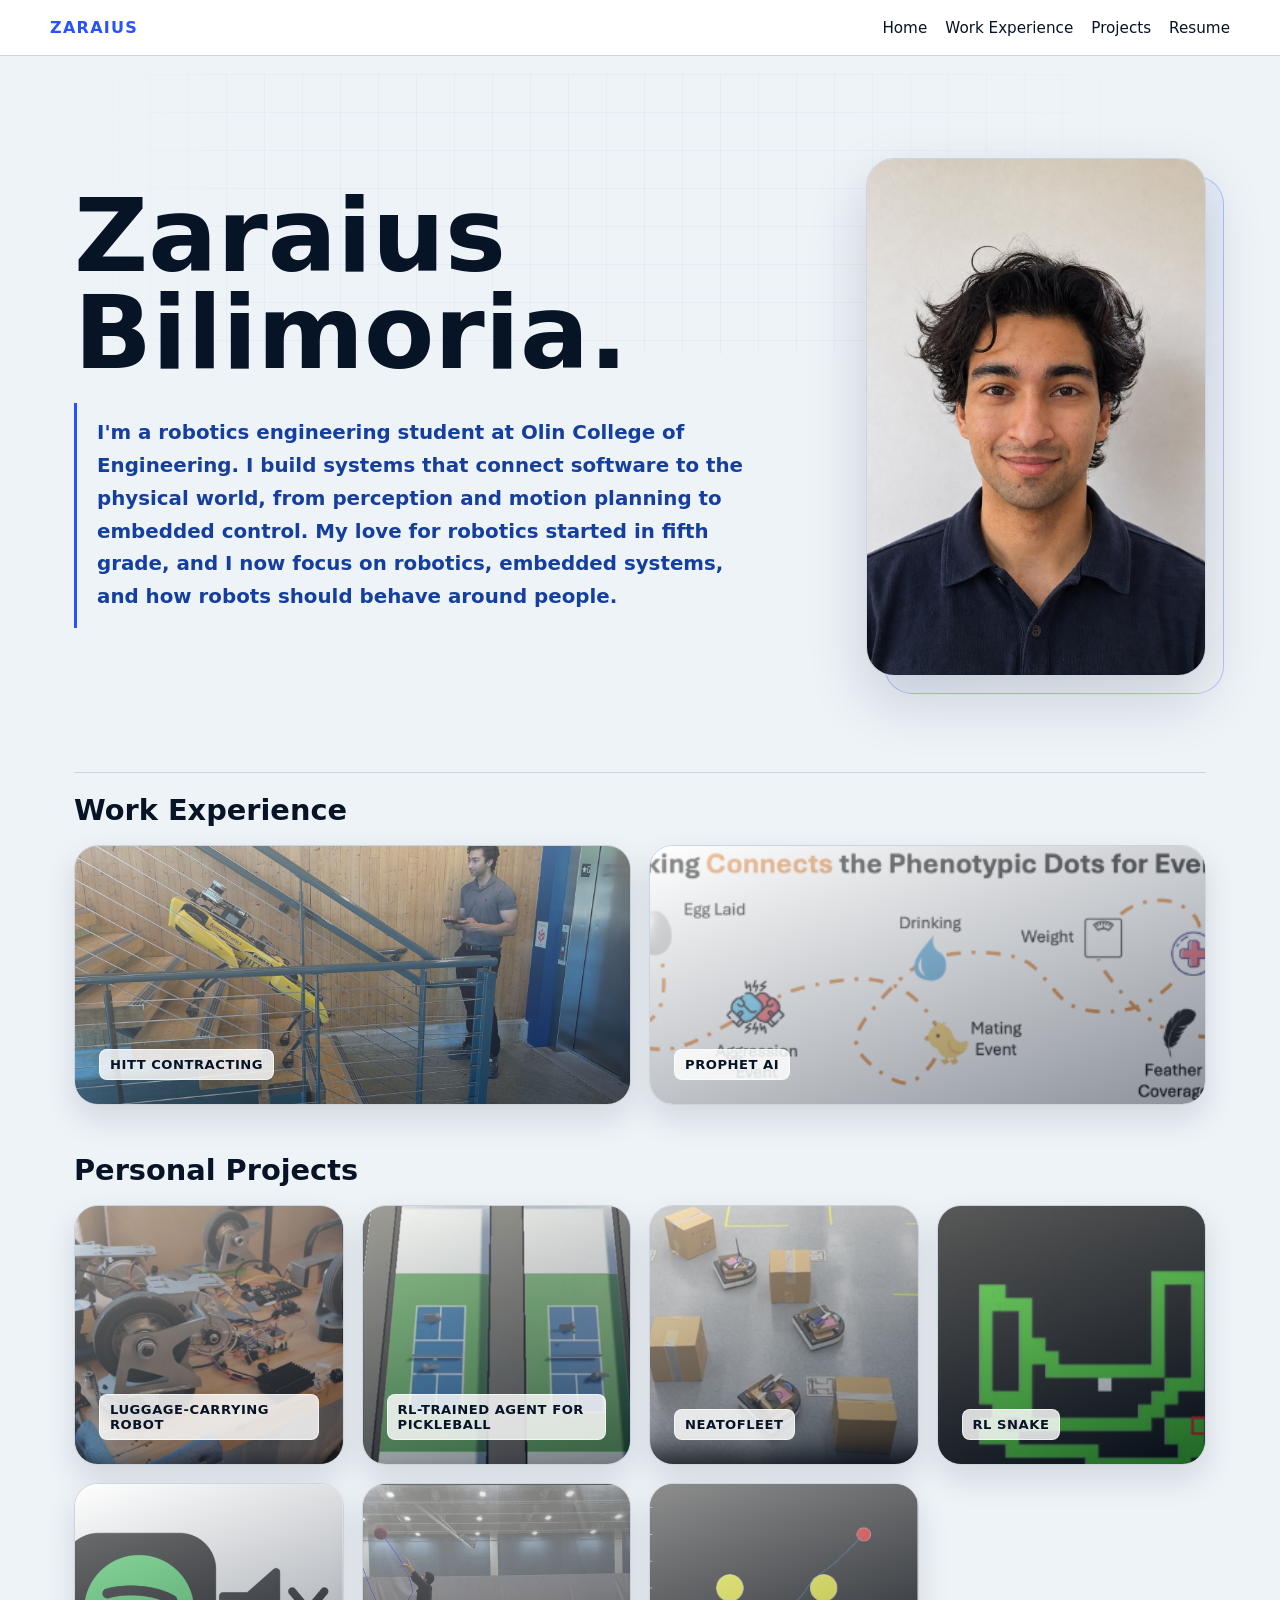
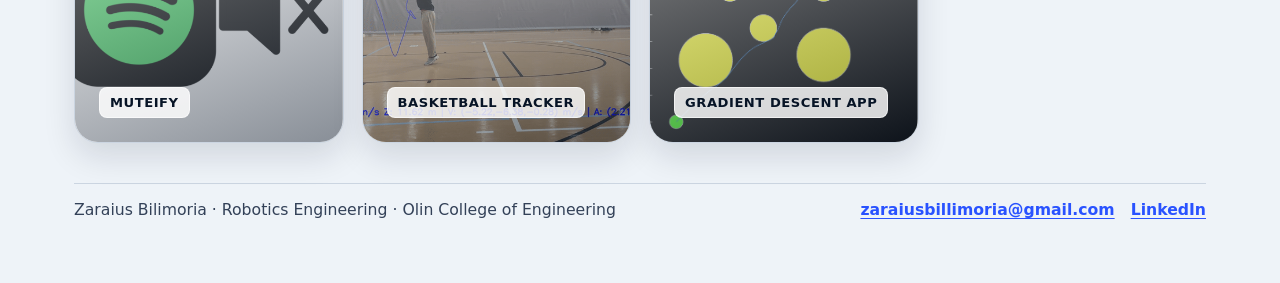
<file: index.html>
<!DOCTYPE html>
<html lang="en">
<head>
  <meta charset="UTF-8">
  <meta name="viewport" content="width=device-width, initial-scale=1.0">
  <title>Zaraius Bilimoria | Robotics Engineering Portfolio</title>
  <meta name="description" content="Zaraius Bilimoria is a robotics engineering student at Olin College building perception, motion planning, embedded systems, and human-aware robotics.">
  <meta name="author" content="Zaraius Bilimoria">
  <link rel="canonical" href="https://zaraius.github.io/">
  <meta property="og:title" content="Zaraius Bilimoria | Robotics Engineering Portfolio">
  <meta property="og:description" content="Robotics engineering projects in perception, motion planning, embedded systems, and human-aware navigation.">
  <meta property="og:type" content="profile">
  <meta property="og:url" content="https://zaraius.github.io/">
  <meta property="og:site_name" content="Zaraius Bilimoria">
  <meta property="og:image" content="https://zaraius.github.io/media/ZaraiusPortrait.jpeg">
  <meta property="og:image:alt" content="Portrait of Zaraius Bilimoria, a robotics engineering student">
  <meta property="og:image:type" content="image/jpeg">
  <meta property="og:image:width" content="385">
  <meta property="og:image:height" content="586">
  <meta name="twitter:card" content="summary">
  <meta name="twitter:image" content="https://zaraius.github.io/media/ZaraiusPortrait.jpeg">
  <meta name="twitter:image:alt" content="Portrait of Zaraius Bilimoria, a robotics engineering student">
  <link rel="stylesheet" href="style.css">
  <script src="scripts/media-links.js" defer></script>
  <script type="application/ld+json">
  {
    "@context": "https://schema.org",
    "@type": "ProfilePage",
    "url": "https://zaraius.github.io/",
    "mainEntity": {
      "@type": "Person",
      "@id": "https://zaraius.github.io/#person",
      "url": "https://zaraius.github.io/",
      "image": "https://zaraius.github.io/media/ZaraiusPortrait.jpeg",
      "name": "Zaraius Bilimoria",
      "jobTitle": "Robotics Engineering Student",
      "description": "Robotics engineering student building perception, motion planning, embedded systems, and human-aware robotics.",
      "sameAs": [
        "https://github.com/Zaraius",
        "https://www.linkedin.com/in/zaraius-bilimoria"
      ]
    }
  }
  </script>
</head>
<body>
  <header class="header">
    <nav class="navbar page">
      <a class="brand" href="index.html">Zaraius</a>
      <div class="nav-links">
        <a href="index.html">Home</a>
        <a href="#work-experience">Work Experience</a>
        <a href="#projects">Projects</a>
        <a href="media/ZaraiusBilimoria%20Resume.pdf" target="_blank" rel="noopener">Resume</a>
      </div>
    </nav>
  </header>

  <main class="page home-page">
<section class="hero">
  <div class="hero-copy">
    <h1>Zaraius Bilimoria.</h1>
    <p class="hero-lead">I'm a robotics engineering student at Olin College of Engineering. I build systems that connect software to the physical world, from perception and motion planning to embedded control. My love for robotics started in fifth grade, and I now focus on robotics, embedded systems, and how robots should behave around people.</p>
  </div>

  <figure class="hero-portrait">
    <img src="media/ZaraiusPortrait.jpeg" alt="Portrait of Zaraius Bilimoria, a robotics engineering student" width="385" height="586" loading="eager" fetchpriority="high">
  </figure>
</section>

<section id="work-experience" class="section">
  <h2>Work Experience</h2>
  <div class="grid">
    <a class="card" href="hitt-contracting.html" style="--card-bg-image: url('media/background_images/background_hitt.jpeg'); --card-gradient: linear-gradient(160deg, rgba(255,255,255,0.42), rgba(7,20,38,0.56)); --card-position: center;">
      <div class="card-image">
        <span>HITT Contracting</span>
        <div class="card-overlay">
          <div>
            <h3 class="card-title">HITT Contracting</h3>
            <p class="card-text">Social navigation for Boston Dynamics Spot using human tracking and Nav2 MPPI.</p>
          </div>
        </div>
      </div>
    </a>
    <a class="card" href="prophet-ai.html" style="--card-bg-image: url('media/background_prophet-ai.png'); --card-gradient: linear-gradient(160deg, rgba(255,255,255,0.56), rgba(7,20,38,0.46)); --card-position: center;">
      <div class="card-image">
        <span>Prophet AI</span>
        <div class="card-overlay">
          <div>
            <h3 class="card-title">Prophet AI</h3>
            <p class="card-text">Computer vision and edge hardware for scalable poultry health monitoring.</p>
          </div>
        </div>
      </div>
    </a>
  </div>
</section>
<section id="projects" class="section">
  <h2>Personal Projects</h2>
  <div class="grid">
    <a class="card" href="luggage-carrying.html" style="--card-bg-image: url('media/background_images/background_pie.png'); --card-gradient: linear-gradient(160deg, rgba(255,255,255,0.46), rgba(7,20,38,0.48)); --card-position: center;">
      <div class="card-image">
        <span>Luggage-carrying robot</span>
        <div class="card-overlay">
          <div>
            <h3 class="card-title">Luggage-carrying robot</h3>
            <p class="card-text">ROS 2 assistive cart architecture, perception, drivetrain control, and integration.</p>
          </div>
        </div>
      </div>
    </a>
    <a class="card" href="rl_pickleball.html" style="--card-bg-image: url('media/background_images/background_dinkdonk.png'); --card-gradient: linear-gradient(160deg, rgba(255,255,255,0.38), rgba(7,20,38,0.52)); --card-position: center;">
      <div class="card-image">
        <span>RL-trained Agent for Pickleball</span>
        <div class="card-overlay">
          <div>
            <h3 class="card-title">RL-trained Agent for Pickleball</h3>
            <p class="card-text">Unity ML-Agents pickleball environment for reward and self-play experiments.</p>
          </div>
        </div>
      </div>
    </a>
    <a class="card" href="neatofleet.html" style="--card-bg-image: url('media/background_images/background_neato_fleet.png'); --card-gradient: linear-gradient(160deg, rgba(255,255,255,0.44), rgba(7,20,38,0.54)); --card-position: center;">
      <div class="card-image">
        <span>Neatofleet</span>
        <div class="card-overlay">
          <div>
            <h3 class="card-title">Neatofleet</h3>
            <p class="card-text">ROS 2 fleet coordination with RVO2 simulation and hardware playback.</p>
          </div>
        </div>
      </div>
    </a>
    <a class="card" href="rl_snake.html" style="--card-bg-image: url('media/background_images/background_snake.png'); --card-gradient: linear-gradient(160deg, rgba(255,255,255,0.34), rgba(7,20,38,0.58)); --card-position: center;">
      <div class="card-image">
        <span>RL Snake</span>
        <div class="card-overlay">
          <div>
            <h3 class="card-title">RL Snake</h3>
            <p class="card-text">Deep Q-Learning reproduction with improved state design and Double DQN.</p>
          </div>
        </div>
      </div>
    </a>
    <a class="card" href="muteify.html" style="--card-bg-image: url('media/background_images/background_muteify.png'); --card-gradient: linear-gradient(160deg, rgba(255,255,255,0.48), rgba(7,20,38,0.48)); --card-position: center;">
      <div class="card-image">
        <span>Muteify</span>
        <div class="card-overlay">
          <div>
            <h3 class="card-title">Muteify</h3>
            <p class="card-text">C utility that mutes Spotify ads through API polling and Linux audio control.</p>
          </div>
        </div>
      </div>
    </a>
    <a class="card" href="basketball-tracker.html" style="--card-bg-image: url('media/background_images/background_basketball-tracker.png'); --card-gradient: linear-gradient(160deg, rgba(255,255,255,0.42), rgba(7,20,38,0.50)); --card-position: center;">
      <div class="card-image">
        <span>Basketball Tracker</span>
        <div class="card-overlay">
          <div>
            <h3 class="card-title">Basketball Tracker</h3>
            <p class="card-text">Computer vision pipeline for monocular basketball trajectory estimation.</p>
          </div>
        </div>
      </div>
    </a>
    <a class="card" href="gradient-descent.html" style="--card-bg-image: url('media/background_images/background_gradient_descent.png'); --card-gradient: linear-gradient(160deg, rgba(255,255,255,0.52), rgba(7,20,38,0.42)); --card-position: center;">
      <div class="card-image">
        <span>Gradient Descent App</span>
        <div class="card-overlay">
          <div>
            <h3 class="card-title">Gradient Descent App</h3>
            <p class="card-text">Interactive MATLAB path planner with soft obstacle penalties and an A* benchmark.</p>
          </div>
        </div>
      </div>
    </a>
  </div>
</section>
<footer class="footer footer-contact">
  <span>Zaraius Bilimoria · Robotics Engineering · Olin College of Engineering</span>
  <span class="footer-links">
    <a href="mailto:zaraiusbillimoria@gmail.com" target="_blank" rel="noopener noreferrer">zaraiusbillimoria@gmail.com</a>
    <a href="https://www.linkedin.com/in/zaraius-bilimoria" target="_blank" rel="noopener noreferrer">LinkedIn</a>
  </span>
</footer>
  </main>
</body>
</html>
</file>
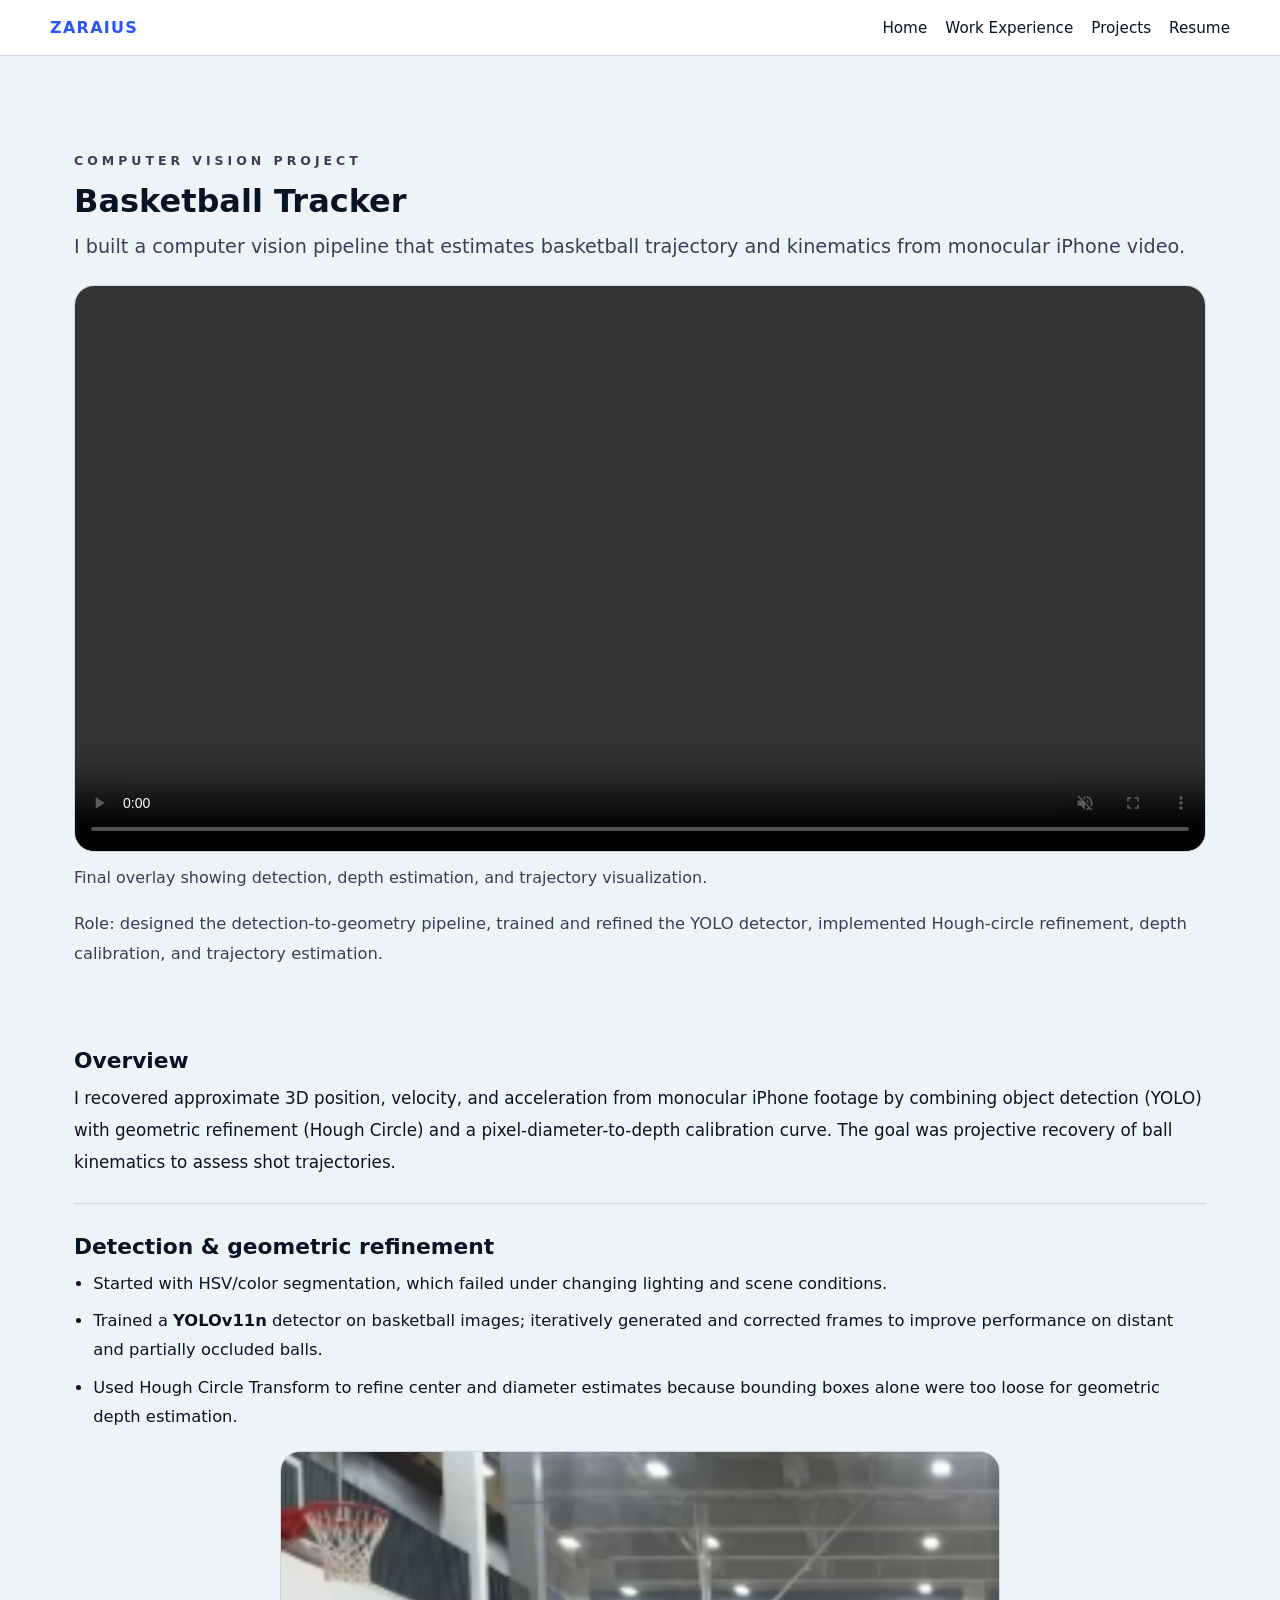
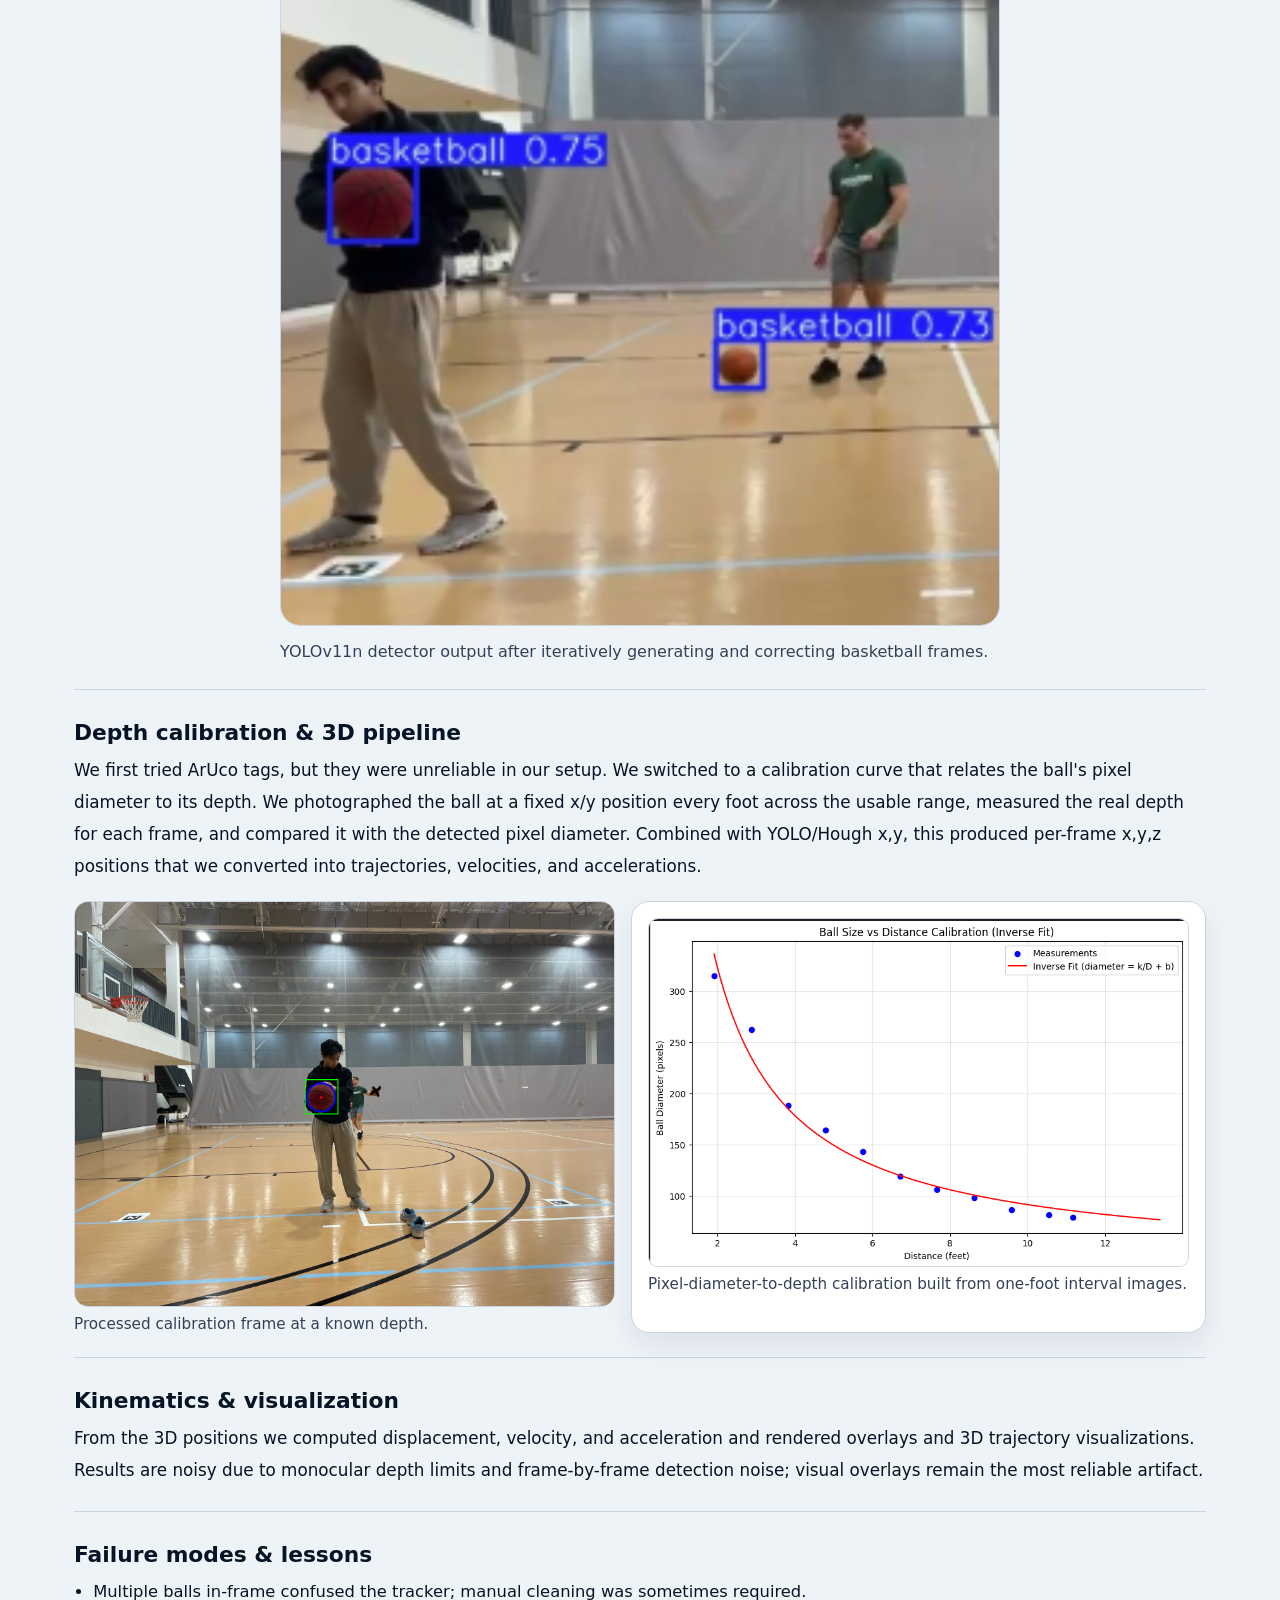
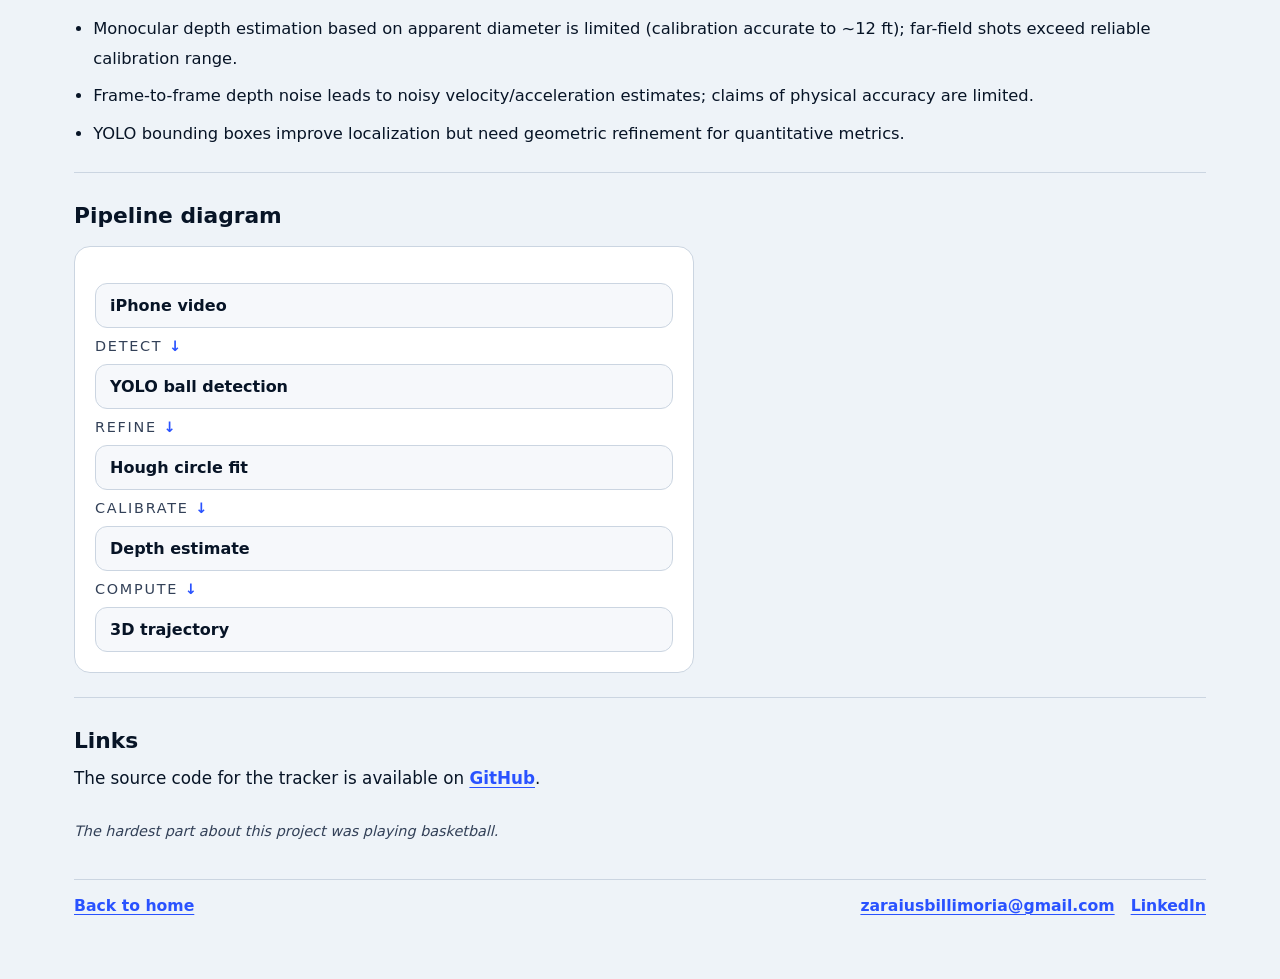
<file: basketball-tracker.html>
<!DOCTYPE html>
<html lang="en">
<head>
  <meta charset="UTF-8">
  <meta name="viewport" content="width=device-width, initial-scale=1.0">
  <title>Basketball Tracker | Zaraius Bilimoria</title>
  <meta name="description" content="A computer vision project estimating basketball 3D trajectory, velocity, and acceleration from monocular iPhone video.">
  <meta name="author" content="Zaraius Bilimoria">
  <link rel="canonical" href="https://zaraius.github.io/basketball-tracker.html">
  <meta property="og:title" content="Basketball Tracker | Zaraius Bilimoria">
  <meta property="og:description" content="Computer vision pipeline for basketball detection, monocular depth calibration, and trajectory estimation.">
  <meta property="og:type" content="article">
  <meta property="og:url" content="https://zaraius.github.io/basketball-tracker.html">
  <meta property="og:site_name" content="Zaraius Bilimoria">
  <meta property="og:image" content="https://zaraius.github.io/media/11ft_processed.jpg">
  <meta property="og:image:alt" content="Processed iPhone basketball frame at 11 feet with YOLO and Hough-circle overlays around the ball">
  <meta property="og:image:type" content="image/jpeg">
  <meta property="og:image:width" content="1600">
  <meta property="og:image:height" content="1200">
  <meta name="twitter:card" content="summary_large_image">
  <meta name="twitter:image" content="https://zaraius.github.io/media/11ft_processed.jpg">
  <meta name="twitter:image:alt" content="Processed iPhone basketball frame at 11 feet with YOLO and Hough-circle overlays around the ball">
  <link rel="stylesheet" href="style.css">
  <script src="scripts/media-links.js" defer></script>
  <script src="scripts/autoplay-on-scroll.js" defer></script>
</head>
<body>
  <header class="header">
    <nav class="navbar page">
      <a class="brand" href="index.html">Zaraius</a>
      <div class="nav-links">
        <a href="index.html">Home</a>
        <a href="index.html#work-experience">Work Experience</a>
        <a href="index.html#projects">Projects</a>
        <a href="media/ZaraiusBilimoria%20Resume.pdf" target="_blank" rel="noopener">Resume</a>
      </div>
    </nav>
  </header>

  <main class="page">
    <section class="detail-hero">
      <p class="eyebrow">Computer Vision Project</p>
      <h1>Basketball Tracker</h1>
      <p class="lead">I built a computer vision pipeline that estimates basketball trajectory and kinematics from monocular iPhone video.</p>
      <figure class="media-figure">
        <video class="media-video" controls muted loop playsinline preload="metadata" data-autoplay-on-scroll>
          <source src="media/final_overlay.mp4" type="video/mp4">
        </video>
        <figcaption>Final overlay showing detection, depth estimation, and trajectory visualization.</figcaption>
      </figure>

      <p class="story-meta">Role: designed the detection-to-geometry pipeline, trained and refined the YOLO detector, implemented Hough-circle refinement, depth calibration, and trajectory estimation.</p>
    </section>

    <section class="story-section">
      <h2>Overview</h2>
      <p>I recovered approximate 3D position, velocity, and acceleration from monocular iPhone footage by combining object detection (YOLO) with geometric refinement (Hough Circle) and a pixel-diameter-to-depth calibration curve. The goal was projective recovery of ball kinematics to assess shot trajectories.</p>
    </section>

    <section class="story-section">
      <h2>Detection & geometric refinement</h2>
      <ul>
        <li>Started with HSV/color segmentation, which failed under changing lighting and scene conditions.</li>
        <li>Trained a <strong>YOLOv11n</strong> detector on basketball images; iteratively generated and corrected frames to improve performance on distant and partially occluded balls.</li>
        <li>Used Hough Circle Transform to refine center and diameter estimates because bounding boxes alone were too loose for geometric depth estimation.</li>
      </ul>
      <figure class="media-figure compact-media">
        <img src="media/basketball_tracker_yolo.png" alt="YOLOv11n basketball detector output with bounding boxes and confidence scores on an indoor court frame" width="249" height="268" loading="lazy">
        <figcaption>YOLOv11n detector output after iteratively generating and correcting basketball frames.</figcaption>
      </figure>
    </section>

    <section class="story-section">
      <h2>Depth calibration & 3D pipeline</h2>
      <p>We first tried ArUco tags, but they were unreliable in our setup. We switched to a calibration curve that relates the ball's pixel diameter to its depth. We photographed the ball at a fixed x/y position every foot across the usable range, measured the real depth for each frame, and compared it with the detected pixel diameter. Combined with YOLO/Hough x,y, this produced per-frame x,y,z positions that we converted into trajectories, velocities, and accelerations.</p>
      <div class="media-pair">
        <div class="pair-item">
          <img src="media/11ft_processed.jpg" alt="Processed iPhone basketball frame at 11 feet with YOLO and Hough-circle overlays around the ball" width="1600" height="1200" loading="lazy">
          <div class="pair-caption">Processed calibration frame at a known depth.</div>
        </div>
        <div class="pair-item diagram-panel">
          <img src="media/basketball_tracker_calibration.png" alt="Calibration plot relating basketball diameter in pixels to measured distance in feet, with an inverse-fit curve" width="852" height="549" loading="lazy">
          <div class="pair-caption">Pixel-diameter-to-depth calibration built from one-foot interval images.</div>
        </div>
      </div>
    </section>

    <section class="story-section">
      <h2>Kinematics & visualization</h2>
      <p>From the 3D positions we computed displacement, velocity, and acceleration and rendered overlays and 3D trajectory visualizations. Results are noisy due to monocular depth limits and frame-by-frame detection noise; visual overlays remain the most reliable artifact.</p>
    </section>

    <section class="story-section">
      <h2>Failure modes & lessons</h2>
      <ul>
        <li>Multiple balls in-frame confused the tracker; manual cleaning was sometimes required.</li>
        <li>Monocular depth estimation based on apparent diameter is limited (calibration accurate to ~12 ft); far-field shots exceed reliable calibration range.</li>
        <li>Frame-to-frame depth noise leads to noisy velocity/acceleration estimates; claims of physical accuracy are limited.</li>
        <li>YOLO bounding boxes improve localization but need geometric refinement for quantitative metrics.</li>
      </ul>
    </section>
    <section class="story-section">
      <h2>Pipeline diagram</h2>
      <div class="pipeline-grid pipeline-grid-compact">
        <div class="pipeline-card">
          <div class="pipeline-flow">
            <div class="pipeline-node">iPhone video</div>
            <div class="pipeline-link">detect</div>
            <div class="pipeline-node">YOLO ball detection</div>
            <div class="pipeline-link">refine</div>
            <div class="pipeline-node">Hough circle fit</div>
            <div class="pipeline-link">calibrate</div>
            <div class="pipeline-node">Depth estimate</div>
            <div class="pipeline-link">compute</div>
            <div class="pipeline-node">3D trajectory</div>
          </div>
        </div>
      </div>
    </section>
    <section class="story-section">
      <h2>Links</h2>
      <p>The source code for the tracker is available on <a href="https://github.com/Zaraius/basketball-tracker" target="_blank" rel="noopener">GitHub</a>.</p>
    </section>

    <p class="easter-egg">The hardest part about this project was playing basketball.</p>
    <footer class="footer footer-contact">
      <a href="index.html">Back to home</a>
      <span class="footer-links">
      <a href="mailto:zaraiusbillimoria@gmail.com" target="_blank" rel="noopener noreferrer">zaraiusbillimoria@gmail.com</a>
      <a href="https://www.linkedin.com/in/zaraius-bilimoria" target="_blank" rel="noopener noreferrer">LinkedIn</a>

      </span>
    </footer>
  </main>
</body>
</html>
</file>
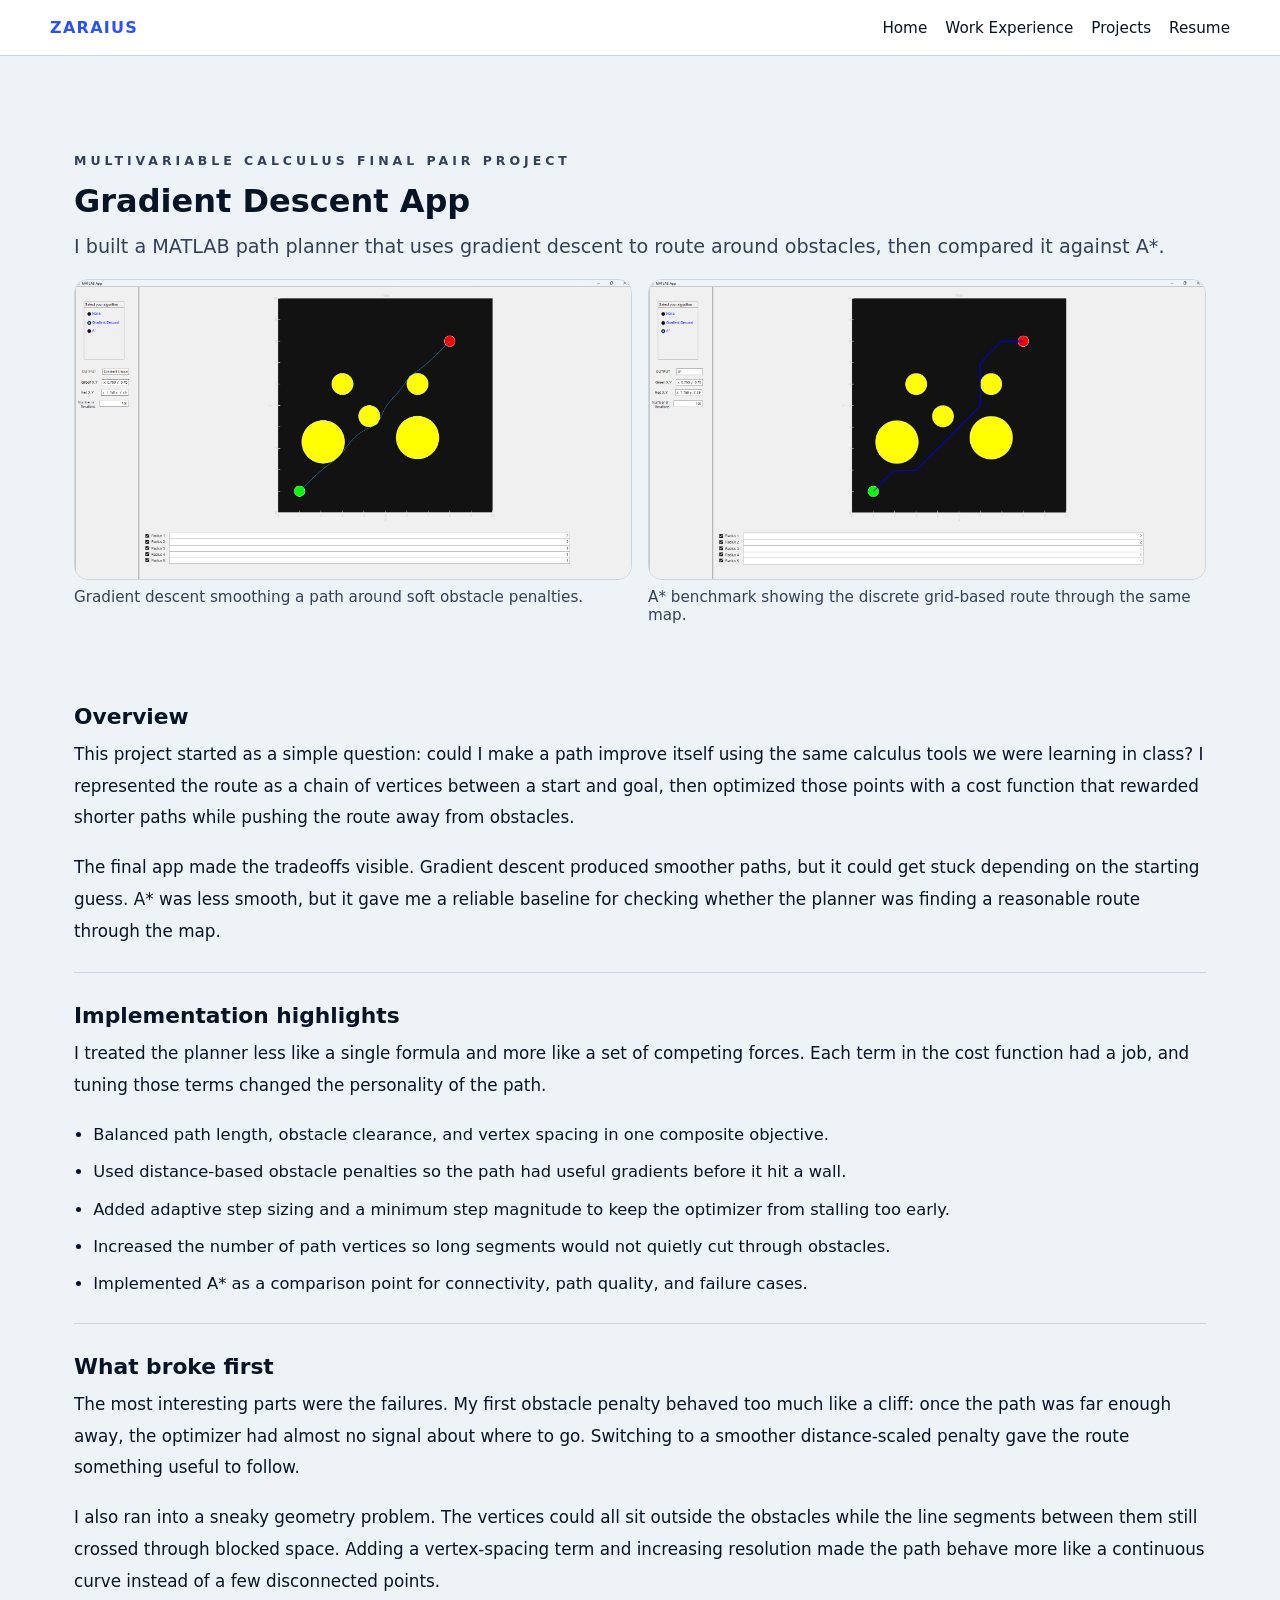
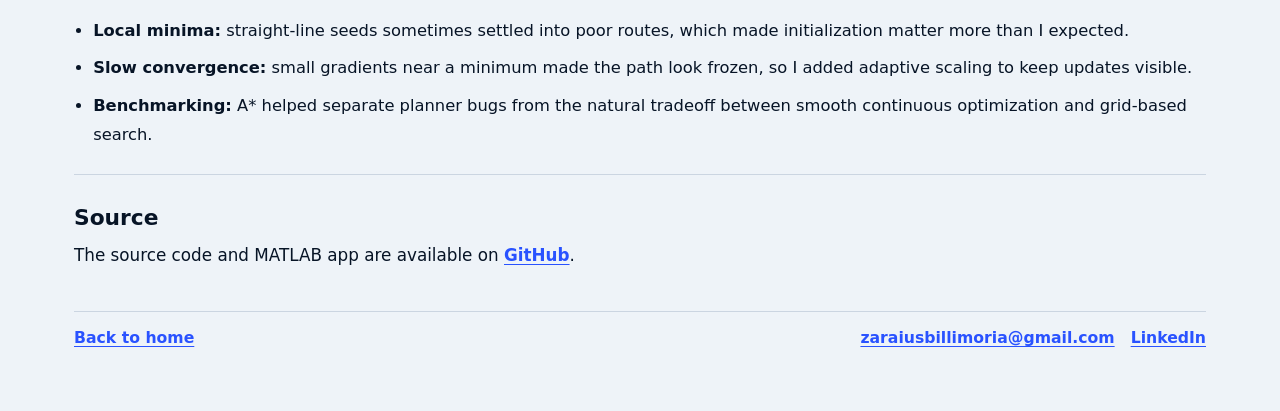
<file: gradient-descent.html>
<!DOCTYPE html>
<html lang="en">
<head>
  <meta charset="UTF-8">
  <meta name="viewport" content="width=device-width, initial-scale=1.0">
  <title>Gradient Descent App | Zaraius Bilimoria</title>
  <meta name="description" content="A MATLAB path-planning project comparing gradient descent with A* for routing around obstacles.">
  <meta name="author" content="Zaraius Bilimoria">
  <link rel="canonical" href="https://zaraius.github.io/gradient-descent.html">
  <meta property="og:title" content="Gradient Descent App | Zaraius Bilimoria">
  <meta property="og:description" content="MATLAB path planner using smooth obstacle penalties, adaptive optimization, and an A* benchmark.">
  <meta property="og:type" content="article">
  <meta property="og:url" content="https://zaraius.github.io/gradient-descent.html">
  <meta property="og:site_name" content="Zaraius Bilimoria">
  <meta property="og:image" content="https://zaraius.github.io/media/demo_gradient_descent.png">
  <meta property="og:image:alt" content="MATLAB gradient-descent path planner smoothing a route around circular obstacles">
  <meta property="og:image:type" content="image/png">
  <meta property="og:image:width" content="1916">
  <meta property="og:image:height" content="1031">
  <meta name="twitter:card" content="summary_large_image">
  <meta name="twitter:image" content="https://zaraius.github.io/media/demo_gradient_descent.png">
  <meta name="twitter:image:alt" content="MATLAB gradient-descent path planner smoothing a route around circular obstacles">
  <link rel="stylesheet" href="style.css">
  <script src="scripts/media-links.js" defer></script>
</head>
<body>
  <header class="header">
    <nav class="navbar page">
      <a class="brand" href="index.html">Zaraius</a>
      <div class="nav-links">
        <a href="index.html">Home</a>
        <a href="index.html#work-experience">Work Experience</a>
        <a href="index.html#projects">Projects</a>
        <a href="media/ZaraiusBilimoria%20Resume.pdf" target="_blank" rel="noopener">Resume</a>
      </div>
    </nav>
  </header>
  <main class="page">
    <section class="detail-hero">
      <p class="eyebrow">Multivariable Calculus Final Pair Project</p>
      <h1>Gradient Descent App</h1>
      <p class="lead">I built a MATLAB path planner that uses gradient descent to route around obstacles, then compared it against A*.</p>
      <div class="media-pair">
        <div class="pair-item">
          <img src="media/demo_gradient_descent.png" alt="MATLAB gradient-descent path planner smoothing a route around circular obstacles" width="1916" height="1031" loading="eager">
          <div class="pair-caption">Gradient descent smoothing a path around soft obstacle penalties.</div>
        </div>
        <div class="pair-item">
          <img src="media/demo_A_star.png" alt="A* grid-based path-planning route through the same obstacle map used for comparison" width="1918" height="1030" loading="lazy">
          <div class="pair-caption">A* benchmark showing the discrete grid-based route through the same map.</div>
        </div>
      </div>
    </section>

    <section class="story-section">
      <h2>Overview</h2>
      <p>This project started as a simple question: could I make a path improve itself using the same calculus tools we were learning in class? I represented the route as a chain of vertices between a start and goal, then optimized those points with a cost function that rewarded shorter paths while pushing the route away from obstacles.</p>
      <p>The final app made the tradeoffs visible. Gradient descent produced smoother paths, but it could get stuck depending on the starting guess. A* was less smooth, but it gave me a reliable baseline for checking whether the planner was finding a reasonable route through the map.</p>
    </section>

    <section class="story-section">
      <h2>Implementation highlights</h2>
      <p>I treated the planner less like a single formula and more like a set of competing forces. Each term in the cost function had a job, and tuning those terms changed the personality of the path.</p>
      <ul>
        <li>Balanced path length, obstacle clearance, and vertex spacing in one composite objective.</li>
        <li>Used distance-based obstacle penalties so the path had useful gradients before it hit a wall.</li>
        <li>Added adaptive step sizing and a minimum step magnitude to keep the optimizer from stalling too early.</li>
        <li>Increased the number of path vertices so long segments would not quietly cut through obstacles.</li>
        <li>Implemented A* as a comparison point for connectivity, path quality, and failure cases.</li>
      </ul>
    </section>

    <section class="story-section">
      <h2>What broke first</h2>
      <p>The most interesting parts were the failures. My first obstacle penalty behaved too much like a cliff: once the path was far enough away, the optimizer had almost no signal about where to go. Switching to a smoother distance-scaled penalty gave the route something useful to follow.</p>
      <p>I also ran into a sneaky geometry problem. The vertices could all sit outside the obstacles while the line segments between them still crossed through blocked space. Adding a vertex-spacing term and increasing resolution made the path behave more like a continuous curve instead of a few disconnected points.</p>
      <ul>
        <li><strong>Local minima:</strong> straight-line seeds sometimes settled into poor routes, which made initialization matter more than I expected.</li>
        <li><strong>Slow convergence:</strong> small gradients near a minimum made the path look frozen, so I added adaptive scaling to keep updates visible.</li>
        <li><strong>Benchmarking:</strong> A* helped separate planner bugs from the natural tradeoff between smooth continuous optimization and grid-based search.</li>
      </ul>
    </section>

    <section class="story-section">
      <h2>Source</h2>
      <p>The source code and MATLAB app are available on <a href="https://github.com/Zaraius/path-planning-obstacles" target="_blank" rel="noopener">GitHub</a>.</p>
    </section>

    <footer class="footer footer-contact">
      <a href="index.html">Back to home</a>
      <span class="footer-links">
      <a href="mailto:zaraiusbillimoria@gmail.com" target="_blank" rel="noopener noreferrer">zaraiusbillimoria@gmail.com</a>
      <a href="https://www.linkedin.com/in/zaraius-bilimoria" target="_blank" rel="noopener noreferrer">LinkedIn</a>
      </span>
    </footer>
  </main>
</body>
</html>
</file>
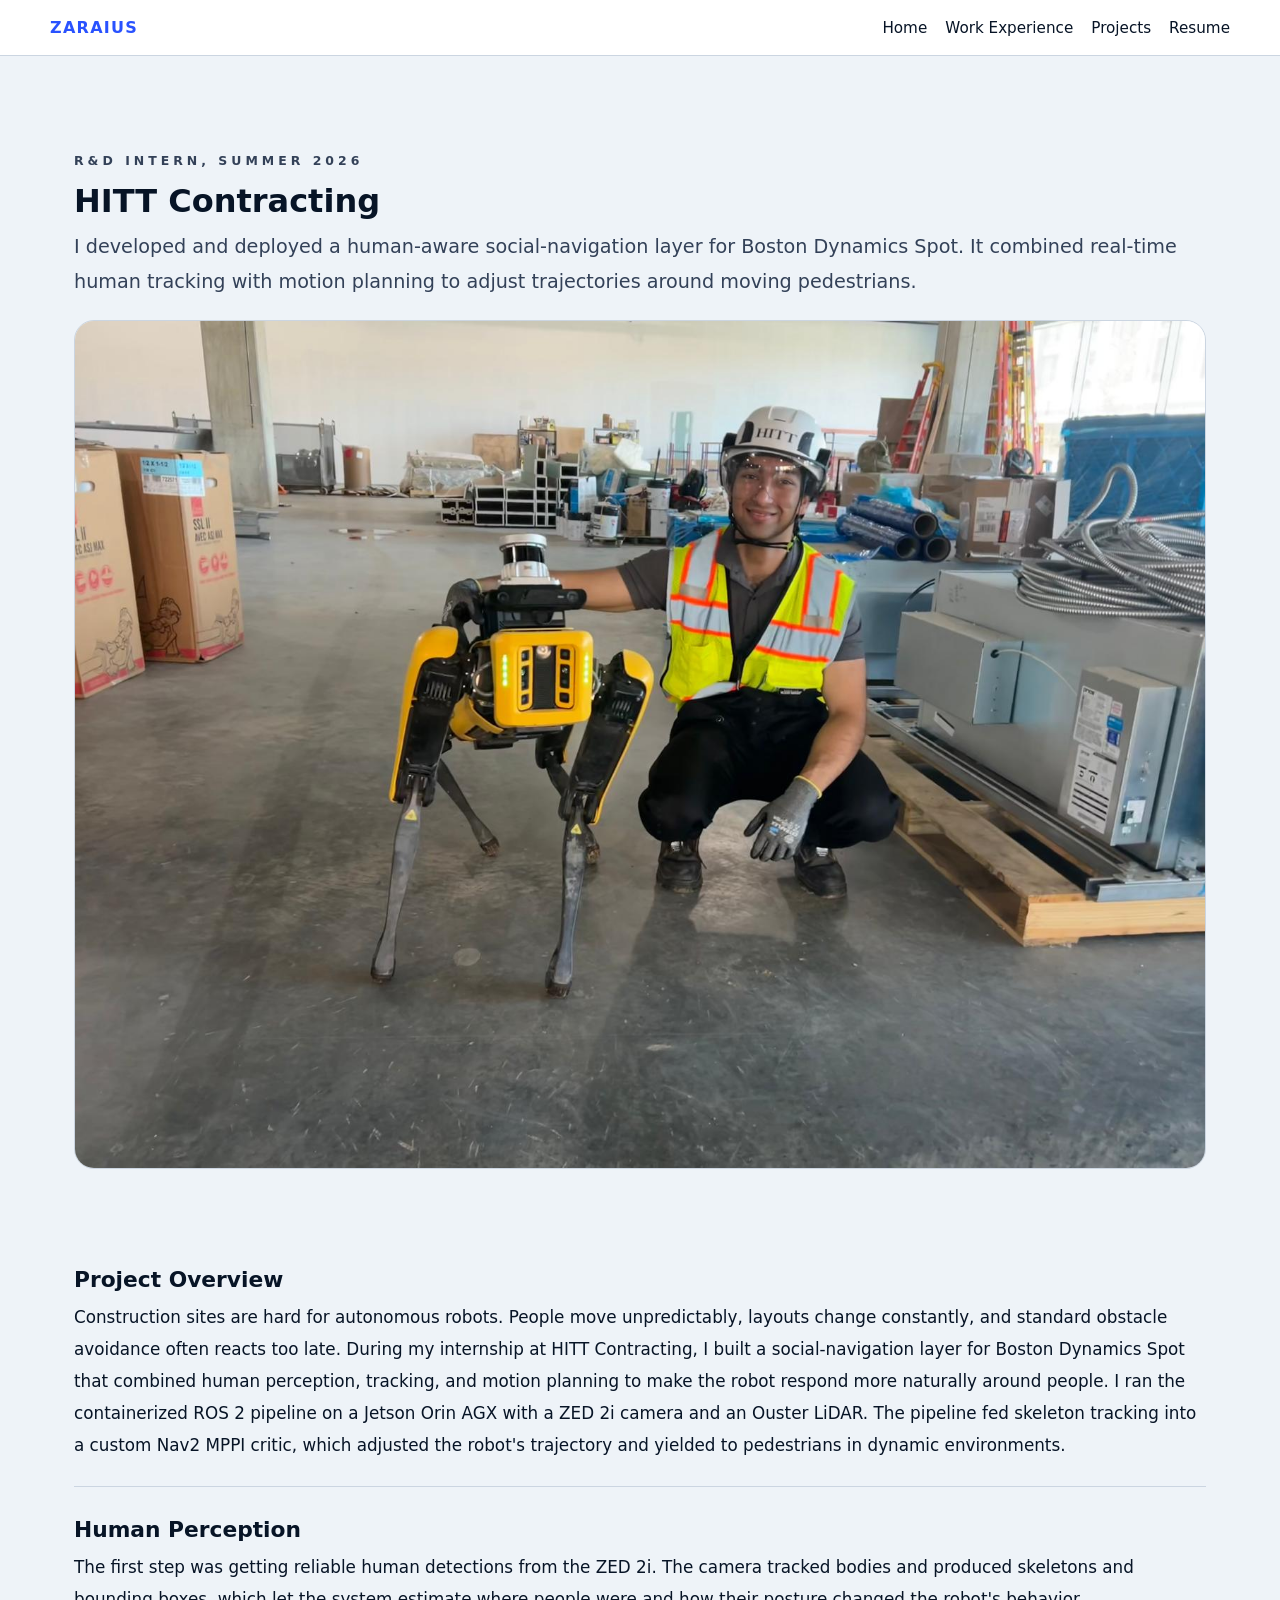
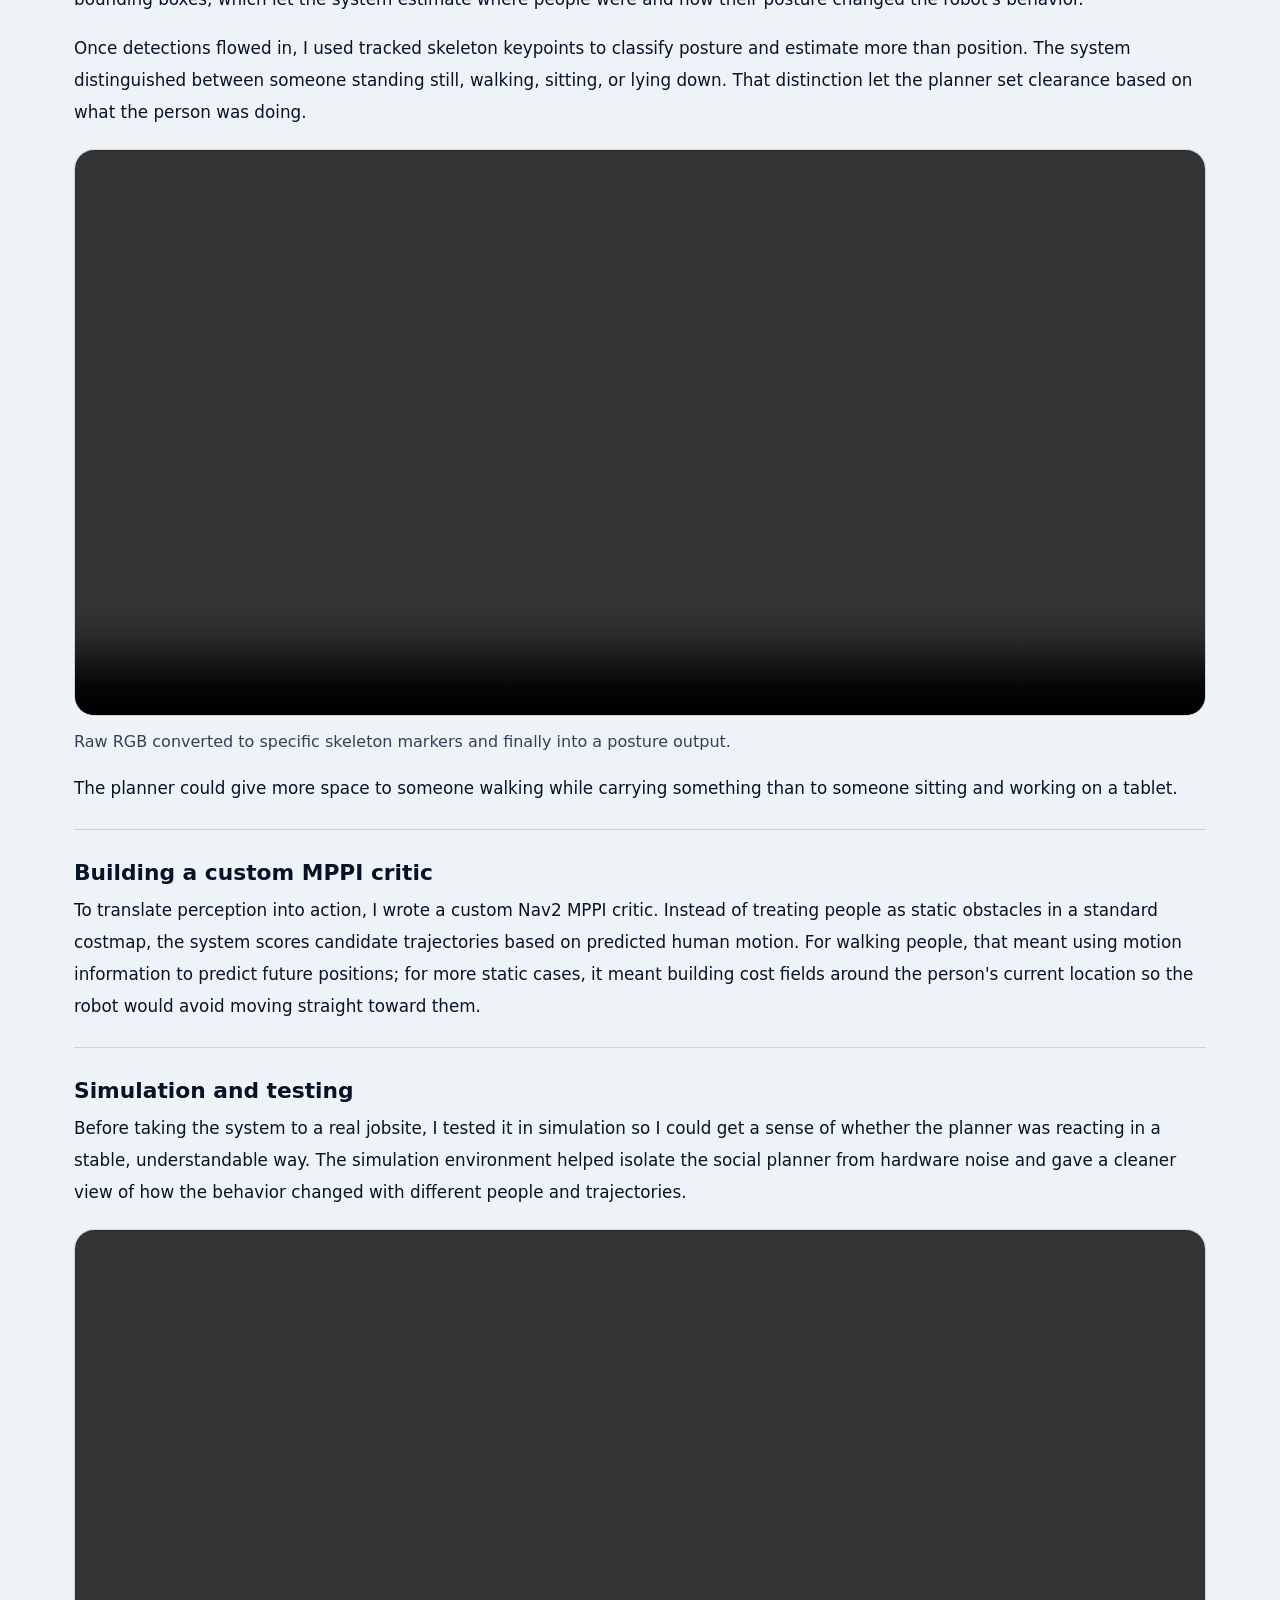
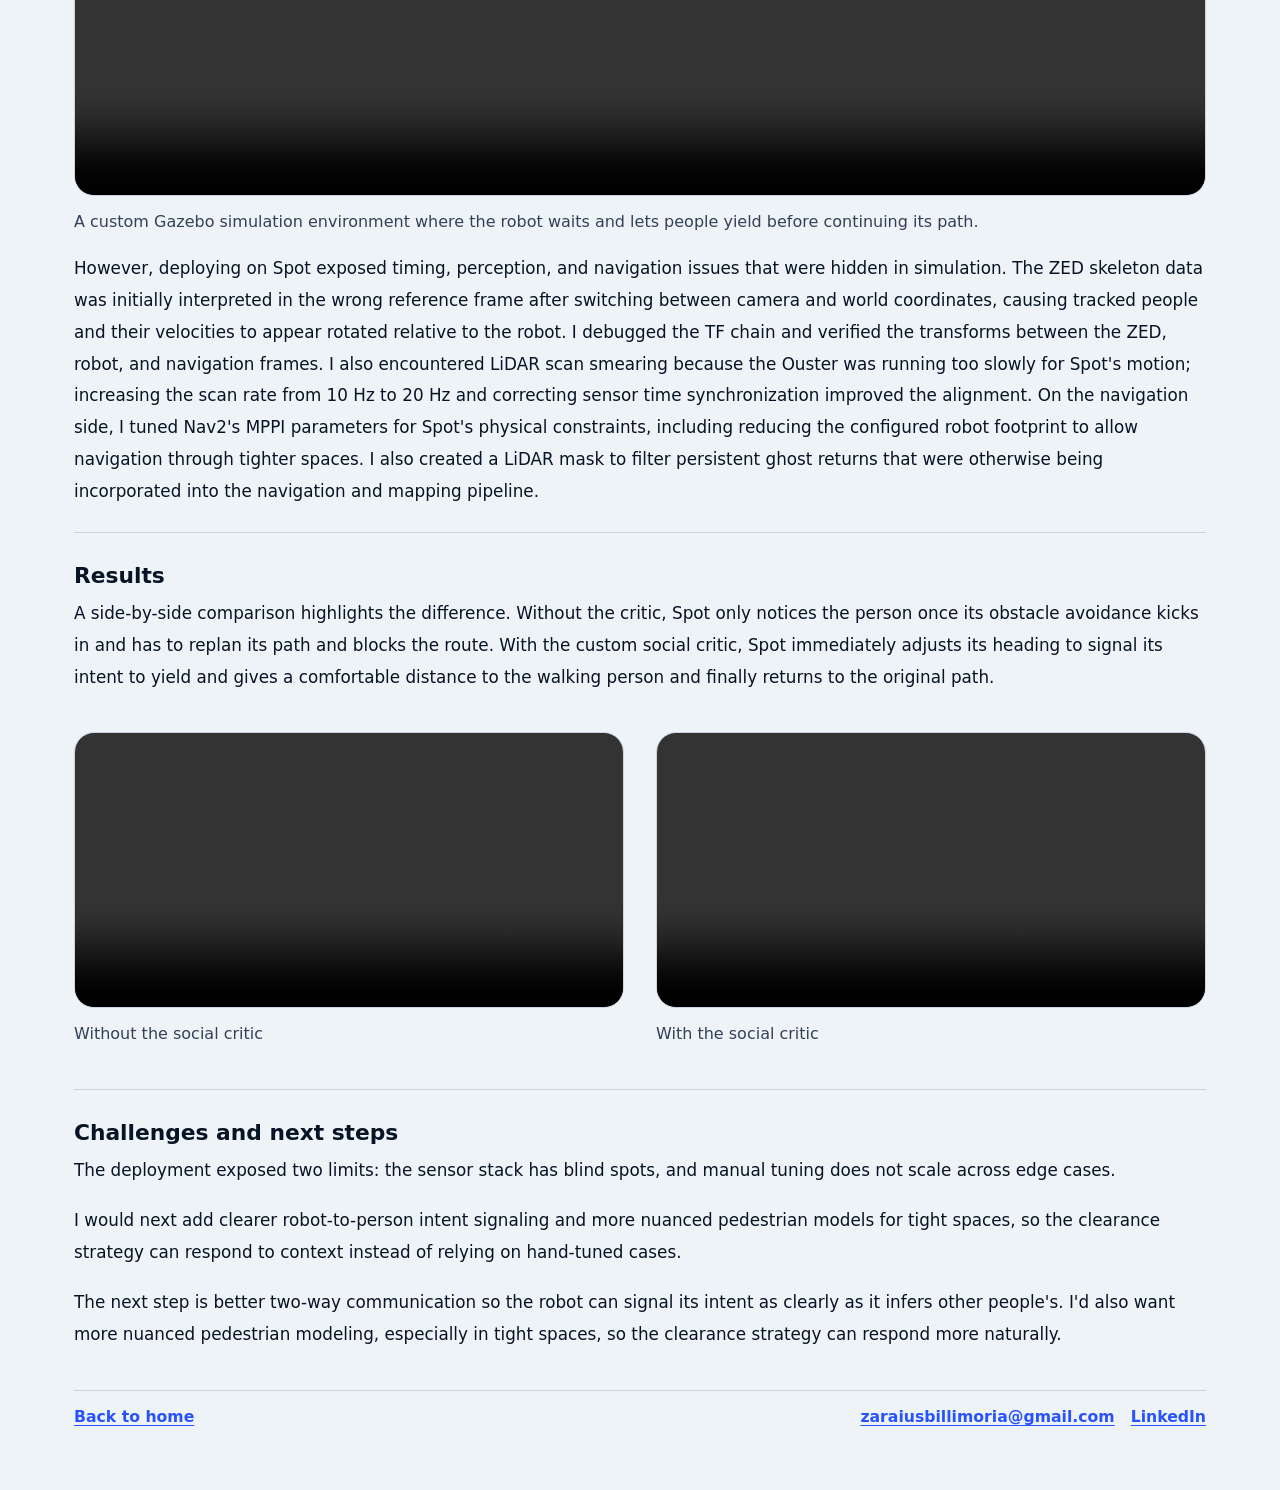
<file: hitt-contracting.html>
<!DOCTYPE html>
<html lang="en">
<head>
  <meta charset="UTF-8">
  <meta name="viewport" content="width=device-width, initial-scale=1.0">
  <title>HITT Contracting | Zaraius Bilimoria</title>
  <meta name="description" content="Zaraius Bilimoria's robotics internship work at HITT Contracting, building human-aware social navigation for Boston Dynamics Spot.">
  <meta name="author" content="Zaraius Bilimoria">
  <link rel="canonical" href="https://zaraius.github.io/hitt-contracting.html">
  <meta property="og:title" content="Human-Aware Social Navigation for Spot | Zaraius Bilimoria">
  <meta property="og:description" content="A robotics case study on human tracking, Nav2 MPPI planning, and social navigation for Boston Dynamics Spot.">
  <meta property="og:type" content="article">
  <meta property="og:url" content="https://zaraius.github.io/hitt-contracting.html">
  <meta property="og:site_name" content="Zaraius Bilimoria">
  <meta property="og:image" content="https://zaraius.github.io/media/ZaraiusWithSpot.jpeg">
  <meta property="og:image:alt" content="Zaraius Bilimoria kneeling beside Boston Dynamics Spot at a HITT Contracting construction site">
  <meta property="og:image:type" content="image/jpeg">
  <meta property="og:image:width" content="1600">
  <meta property="og:image:height" content="1200">
  <meta name="twitter:card" content="summary_large_image">
  <meta name="twitter:image" content="https://zaraius.github.io/media/ZaraiusWithSpot.jpeg">
  <meta name="twitter:image:alt" content="Zaraius Bilimoria kneeling beside Boston Dynamics Spot at a HITT Contracting construction site">
  <link rel="stylesheet" href="style.css">
  <script src="scripts/autoplay-on-scroll.js" defer></script>
  <script src="scripts/media-links.js" defer></script>
</head>
<body>
  <header class="header">
    <nav class="navbar page">
      <a class="brand" href="index.html">Zaraius</a>
      <div class="nav-links">
        <a href="index.html">Home</a>
        <a href="index.html#work-experience">Work Experience</a>
        <a href="index.html#projects">Projects</a>
        <a href="media/ZaraiusBilimoria%20Resume.pdf" target="_blank" rel="noopener">Resume</a>
      </div>
    </nav>
  </header> 
  <main class="page">
    <section class="detail-hero">
      <p class="eyebrow">R&D Intern, Summer 2026</p>
      <h1>HITT Contracting</h1>
      <p class="lead">I developed and deployed a human-aware social-navigation layer for Boston Dynamics Spot. It combined real-time human tracking with motion planning to adjust trajectories around moving pedestrians.</p>
      <figure class="media-figure">
        <img src="media/ZaraiusWithSpot.jpeg" alt="The author with Spot at HITT Contracting" width="1600" height="1200" loading="eager" fetchpriority="high">
      </figure>
    </section>

    <section class="story-section">
      <h2>Project Overview</h2>
      <p>Construction sites are hard for autonomous robots. People move unpredictably, layouts change constantly, and standard obstacle avoidance often reacts too late. During my internship at HITT Contracting, I built a social-navigation layer for Boston Dynamics Spot that combined human perception, tracking, and motion planning to make the robot respond more naturally around people. I ran the containerized ROS 2 pipeline on a Jetson Orin AGX with a ZED 2i camera and an Ouster LiDAR. The pipeline fed skeleton tracking into a custom Nav2 MPPI critic, which adjusted the robot's trajectory and yielded to pedestrians in dynamic environments.</p>
    </section>

    <section class="story-section">
      <h2>Human Perception</h2>
      <p>The first step was getting reliable human detections from the ZED 2i. The camera tracked bodies and produced skeletons and bounding boxes, which let the system estimate where people were and how their posture changed the robot's behavior.</p>
      <p>Once detections flowed in, I used tracked skeleton keypoints to classify posture and estimate more than position. The system distinguished between someone standing still, walking, sitting, or lying down. That distinction let the planner set clearance based on what the person was doing.</p>
      <figure class="media-figure">
        <video class="media-video" controls muted loop playsinline preload="metadata" data-autoplay-on-scroll>
          <source src="media/ActivityDetection_cropped.mp4" type="video/mp4">
          Your browser does not support video playback.
        </video>
        <figcaption>Raw RGB converted to specific skeleton markers and finally into a posture output.</figcaption>
      </figure>
      <p>The planner could give more space to someone walking while carrying something than to someone sitting and working on a tablet.</p>
    </section>

    <section class="story-section">
      <h2>Building a custom MPPI critic</h2>
      <p>To translate perception into action, I wrote a custom Nav2 MPPI critic. Instead of treating people as static obstacles in a standard costmap, the system scores candidate trajectories based on predicted human motion. For walking people, that meant using motion information to predict future positions; for more static cases, it meant building cost fields around the person's current location so the robot would avoid moving straight toward them.</p>
    </section>
<!--  -->
    <section class="story-section">
      <h2>Simulation and testing</h2>
      <p>Before taking the system to a real jobsite, I tested it in simulation so I could get a sense of whether the planner was reacting in a stable, understandable way. The simulation environment helped isolate the social planner from hardware noise and gave a cleaner view of how the behavior changed with different people and trajectories.</p>
      <figure class="media-figure">
        <video class="media-video" controls muted loop playsinline preload="metadata" data-autoplay-on-scroll>
          <source src="media/SocialCriticSimClipCompressed-h264.mp4" type="video/mp4">
          Your browser does not support video playback.
        </video>
        <figcaption>A custom Gazebo simulation environment where the robot waits and lets people yield before continuing its path.</figcaption>
      </figure>
      <p>However, deploying on Spot exposed timing, perception, and navigation issues that were hidden in simulation. The ZED skeleton data was initially interpreted in the wrong reference frame after switching between camera and world coordinates, causing tracked people and their velocities to appear rotated relative to the robot. I debugged the TF chain and verified the transforms between the ZED, robot, and navigation frames. I also encountered LiDAR scan smearing because the Ouster was running too slowly for Spot's motion; increasing the scan rate from 10 Hz to 20 Hz and correcting sensor time synchronization improved the alignment. On the navigation side, I tuned Nav2's MPPI parameters for Spot's physical constraints, including reducing the configured robot footprint to allow navigation through tighter spaces. I also created a LiDAR mask to filter persistent ghost returns that were otherwise being incorporated into the navigation and mapping pipeline.</p>
    </section>

    <section class="story-section">
      <h2>Results</h2>
      <p>A side-by-side comparison highlights the difference. Without the critic, Spot only notices the person once its obstacle avoidance kicks in and has to replan its path and blocks the route. With the custom social critic, Spot immediately adjusts its heading to signal its intent to yield and gives a comfortable distance to the walking person and finally returns to the original path.</p>
      <div class="comparison-grid">
        <figure class="media-figure basis-1/2">
          <video class="media-video" controls muted loop playsinline preload="metadata" data-autoplay-on-scroll>
            <source src="media/head_on_walking_noCritic.mp4" type="video/mp4">
            Your browser does not support video playback.
          </video>
          <figcaption>Without the social critic</figcaption>
        </figure>
        <figure class="media-figure basis-1/2">
          <video class="media-video" controls muted loop playsinline preload="metadata" data-autoplay-on-scroll>
            <source src="media/head_on_walking.mp4" type="video/mp4">
            Your browser does not support video playback.
          </video>
          <figcaption>With the social critic</figcaption>
        </figure>
      </div>
    </section>

    <section class="story-section">
      <h2>Challenges and next steps</h2>
      <p>The deployment exposed two limits: the sensor stack has blind spots, and manual tuning does not scale across edge cases.</p>
      <p>I would next add clearer robot-to-person intent signaling and more nuanced pedestrian models for tight spaces, so the clearance strategy can respond to context instead of relying on hand-tuned cases.</p>
      <p>The next step is better two-way communication so the robot can signal its intent as clearly as it infers other people's. I'd also want more nuanced pedestrian modeling, especially in tight spaces, so the clearance strategy can respond more naturally.</p>
    </section>

    <footer class="footer footer-contact">
      <a href="index.html">Back to home</a>
      <span class="footer-links">
      <a href="mailto:zaraiusbillimoria@gmail.com" target="_blank" rel="noopener noreferrer">zaraiusbillimoria@gmail.com</a>
      <a href="https://www.linkedin.com/in/zaraius-bilimoria" target="_blank" rel="noopener noreferrer">LinkedIn</a>
      </span>
    </footer>
  </main>
</body>
</html>
</file>
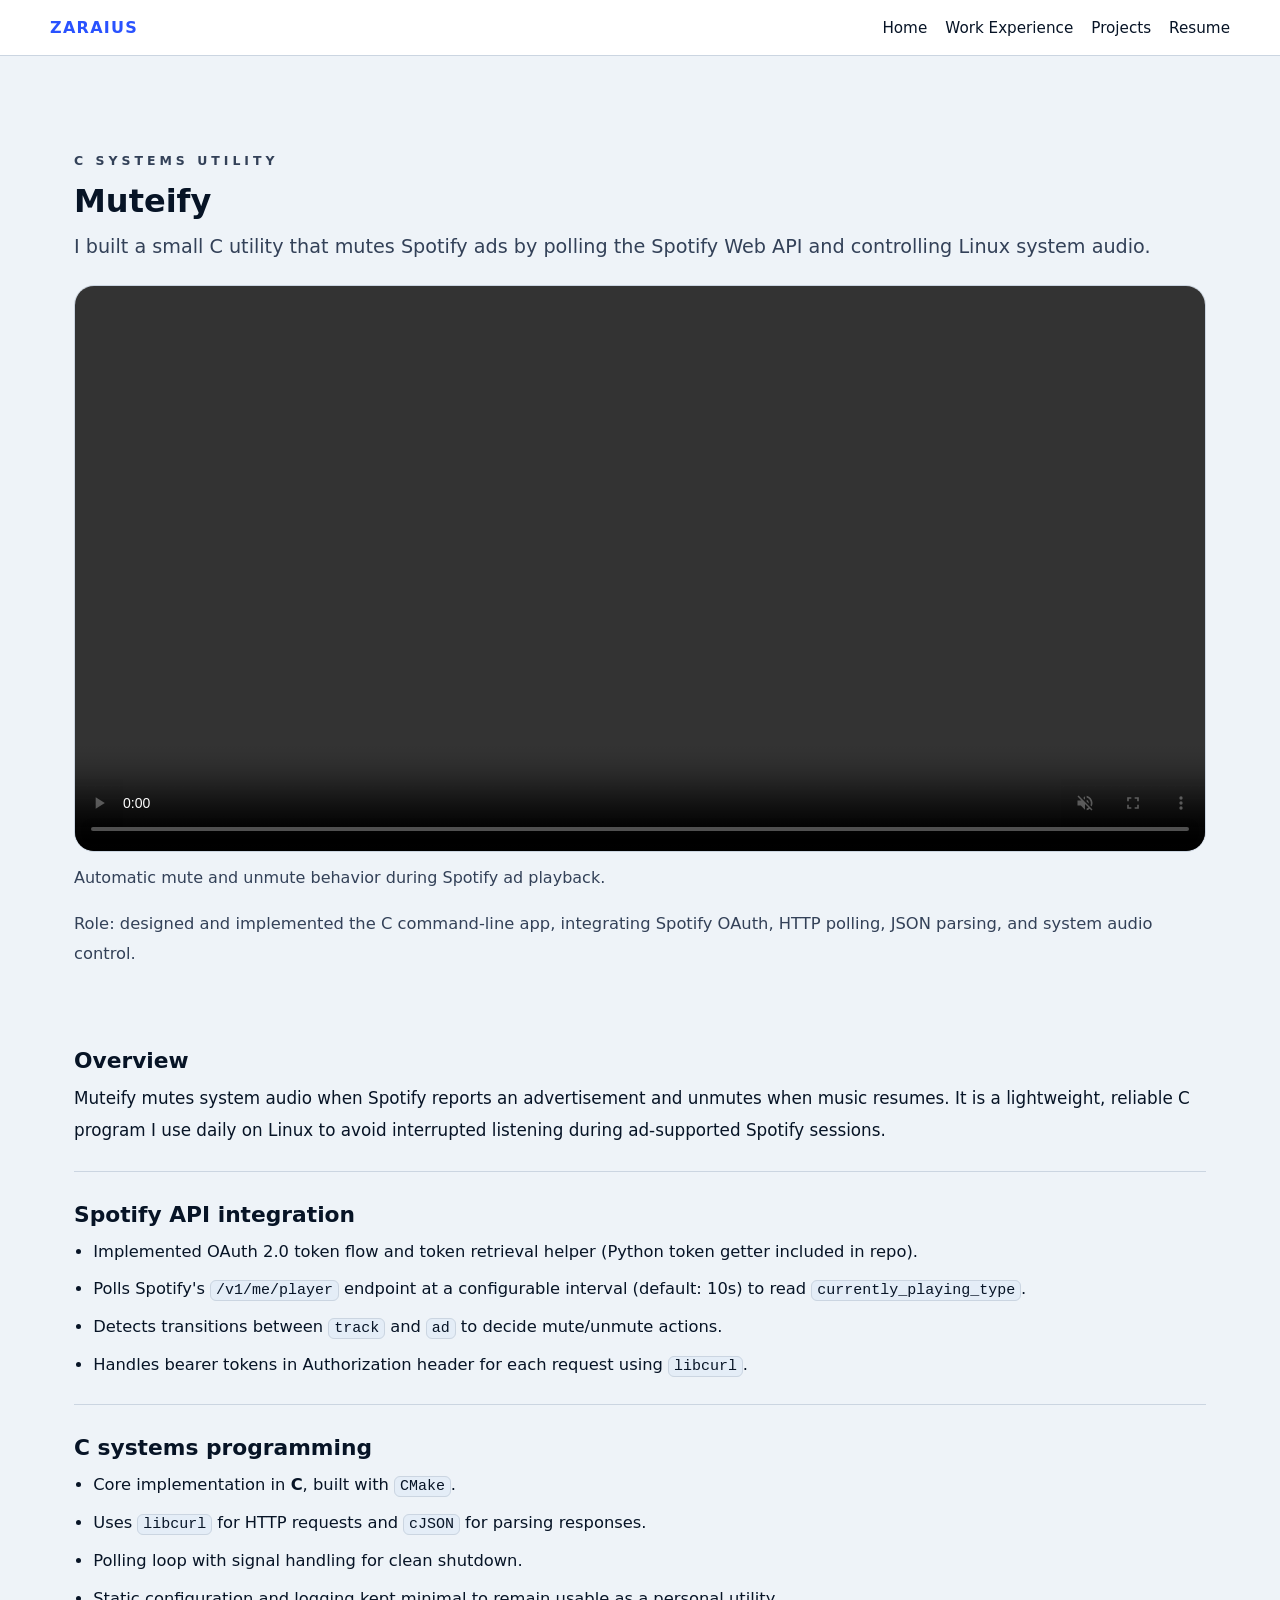
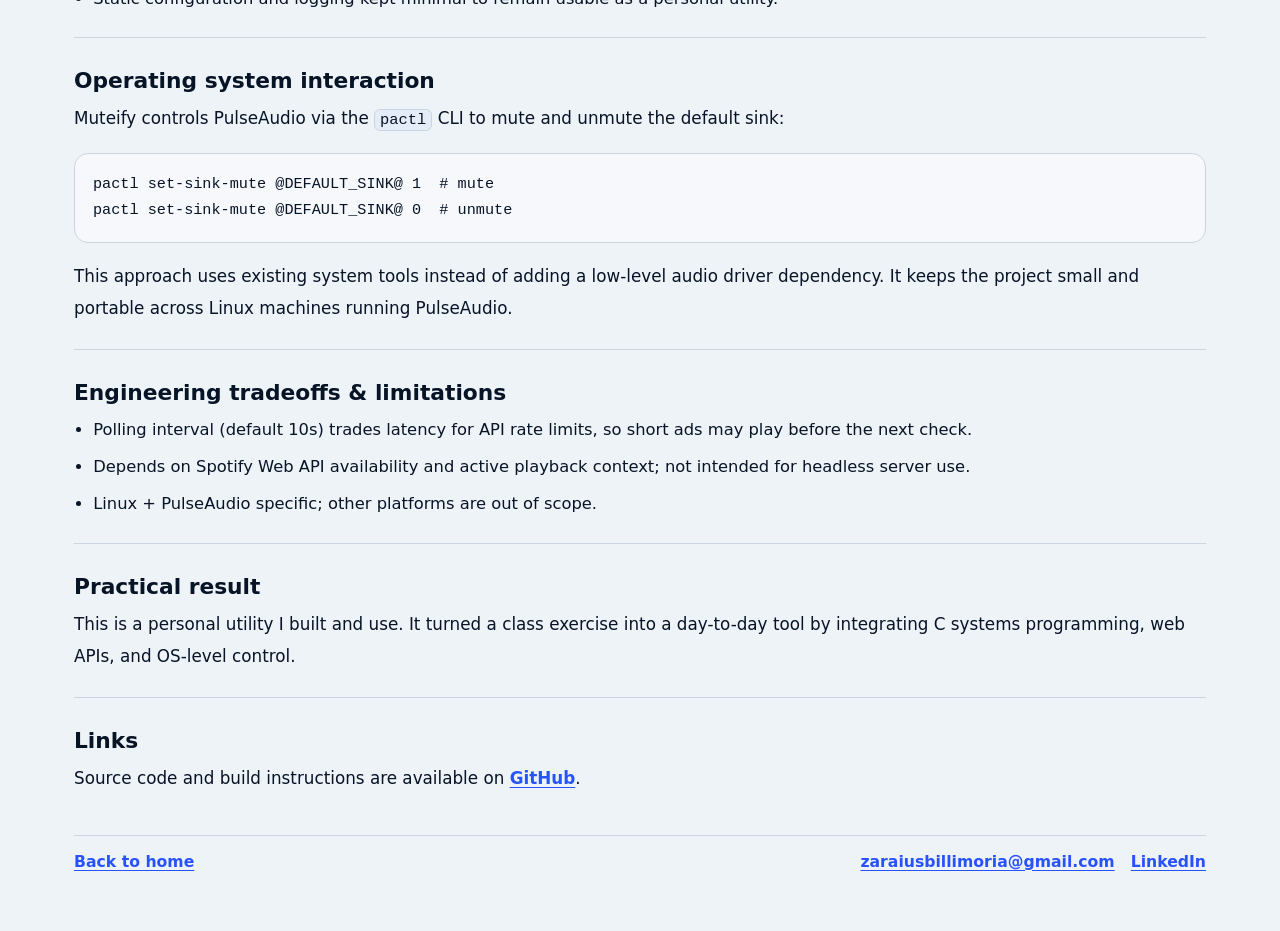
<file: muteify.html>
<!DOCTYPE html>
<html lang="en">
<head>
  <meta charset="UTF-8">
  <meta name="viewport" content="width=device-width, initial-scale=1.0">
  <title>Muteify | Zaraius Bilimoria</title>
  <meta name="description" content="A C and Linux systems utility that polls the Spotify Web API and mutes ads through PulseAudio.">
  <meta name="author" content="Zaraius Bilimoria">
  <link rel="canonical" href="https://zaraius.github.io/muteify.html">
  <meta property="og:title" content="Muteify | C Systems Utility | Zaraius Bilimoria">
  <meta property="og:description" content="C systems programming project integrating Spotify OAuth, libcurl, JSON parsing, and Linux audio control.">
  <meta property="og:type" content="article">
  <meta property="og:url" content="https://zaraius.github.io/muteify.html">
  <meta property="og:site_name" content="Zaraius Bilimoria">
  <meta property="og:image" content="https://zaraius.github.io/media/ZaraiusPortrait.jpeg">
  <meta property="og:image:alt" content="Portrait of Zaraius Bilimoria, a robotics engineering student">
  <meta property="og:image:type" content="image/jpeg">
  <meta property="og:image:width" content="385">
  <meta property="og:image:height" content="586">
  <meta name="twitter:card" content="summary_large_image">
  <meta name="twitter:image" content="https://zaraius.github.io/media/ZaraiusPortrait.jpeg">
  <meta name="twitter:image:alt" content="Portrait of Zaraius Bilimoria, a robotics engineering student">
  <link rel="stylesheet" href="style.css">
  <script src="scripts/autoplay-on-scroll.js" defer></script>
  <script src="scripts/media-links.js" defer></script>
</head>
<body>
  <header class="header">
    <nav class="navbar page">
      <a class="brand" href="index.html">Zaraius</a>
      <div class="nav-links">
        <a href="index.html">Home</a>
        <a href="index.html#work-experience">Work Experience</a>
        <a href="index.html#projects">Projects</a>
        <a href="media/ZaraiusBilimoria%20Resume.pdf" target="_blank" rel="noopener">Resume</a>
      </div>
    </nav>
  </header>

  <main class="page">
    <section class="detail-hero">
      <p class="eyebrow">C Systems Utility</p>
      <h1>Muteify</h1>
      <p class="lead">I built a small C utility that mutes Spotify ads by polling the Spotify Web API and controlling Linux system audio.</p>
      <figure class="media-figure">
        <video class="media-video" controls muted loop playsinline preload="metadata" data-autoplay-on-scroll>
          <source src="media/muteify-demo.mp4" type="video/mp4">
          Your browser does not support video playback.
        </video>
        <figcaption>Automatic mute and unmute behavior during Spotify ad playback.</figcaption>
      </figure>

      <p class="story-meta">Role: designed and implemented the C command-line app, integrating Spotify OAuth, HTTP polling, JSON parsing, and system audio control.</p>
    </section>

    <section class="story-section">
      <h2>Overview</h2>
      <p>Muteify mutes system audio when Spotify reports an advertisement and unmutes when music resumes. It is a lightweight, reliable C program I use daily on Linux to avoid interrupted listening during ad-supported Spotify sessions.</p>
    </section>

    <section class="story-section">
      <h2>Spotify API integration</h2>
      <ul>
        <li>Implemented OAuth 2.0 token flow and token retrieval helper (Python token getter included in repo).</li>
        <li>Polls Spotify's <code>/v1/me/player</code> endpoint at a configurable interval (default: 10s) to read <code>currently_playing_type</code>.</li>
        <li>Detects transitions between <code>track</code> and <code>ad</code> to decide mute/unmute actions.</li>
        <li>Handles bearer tokens in Authorization header for each request using <code>libcurl</code>.</li>
      </ul>
    </section>

    <section class="story-section">
      <h2>C systems programming</h2>
      <ul>
        <li>Core implementation in <strong>C</strong>, built with <code>CMake</code>.</li>
        <li>Uses <code>libcurl</code> for HTTP requests and <code>cJSON</code> for parsing responses.</li>
        <li>Polling loop with signal handling for clean shutdown.</li>
        <li>Static configuration and logging kept minimal to remain usable as a personal utility.</li>
      </ul>
    </section>

    <section class="story-section">
      <h2>Operating system interaction</h2>
      <p>Muteify controls PulseAudio via the <code>pactl</code> CLI to mute and unmute the default sink:</p>
      <pre class="code-block">pactl set-sink-mute @DEFAULT_SINK@ 1  # mute
pactl set-sink-mute @DEFAULT_SINK@ 0  # unmute</pre>
      <p>This approach uses existing system tools instead of adding a low-level audio driver dependency. It keeps the project small and portable across Linux machines running PulseAudio.</p>
    </section>

    <section class="story-section">
      <h2>Engineering tradeoffs & limitations</h2>
      <ul>
        <li>Polling interval (default 10s) trades latency for API rate limits, so short ads may play before the next check.</li>
        <li>Depends on Spotify Web API availability and active playback context; not intended for headless server use.</li>
        <li>Linux + PulseAudio specific; other platforms are out of scope.</li>
      </ul>
    </section>

    <section class="story-section">
      <h2>Practical result</h2>
      <p>This is a personal utility I built and use. It turned a class exercise into a day-to-day tool by integrating C systems programming, web APIs, and OS-level control.</p>
    </section>

    <section class="story-section">
      <h2>Links</h2>
      <p>Source code and build instructions are available on <a href="https://github.com/Zaraius/muteify" target="_blank" rel="noopener">GitHub</a>.</p>
    </section>

    <footer class="footer footer-contact">
      <a href="index.html">Back to home</a>
      <span class="footer-links">
      <a href="mailto:zaraiusbillimoria@gmail.com" target="_blank" rel="noopener noreferrer">zaraiusbillimoria@gmail.com</a>
      <a href="https://www.linkedin.com/in/zaraius-bilimoria" target="_blank" rel="noopener noreferrer">LinkedIn</a>
      </span>
    </footer>
  </main>
</body>
</html>
</file>
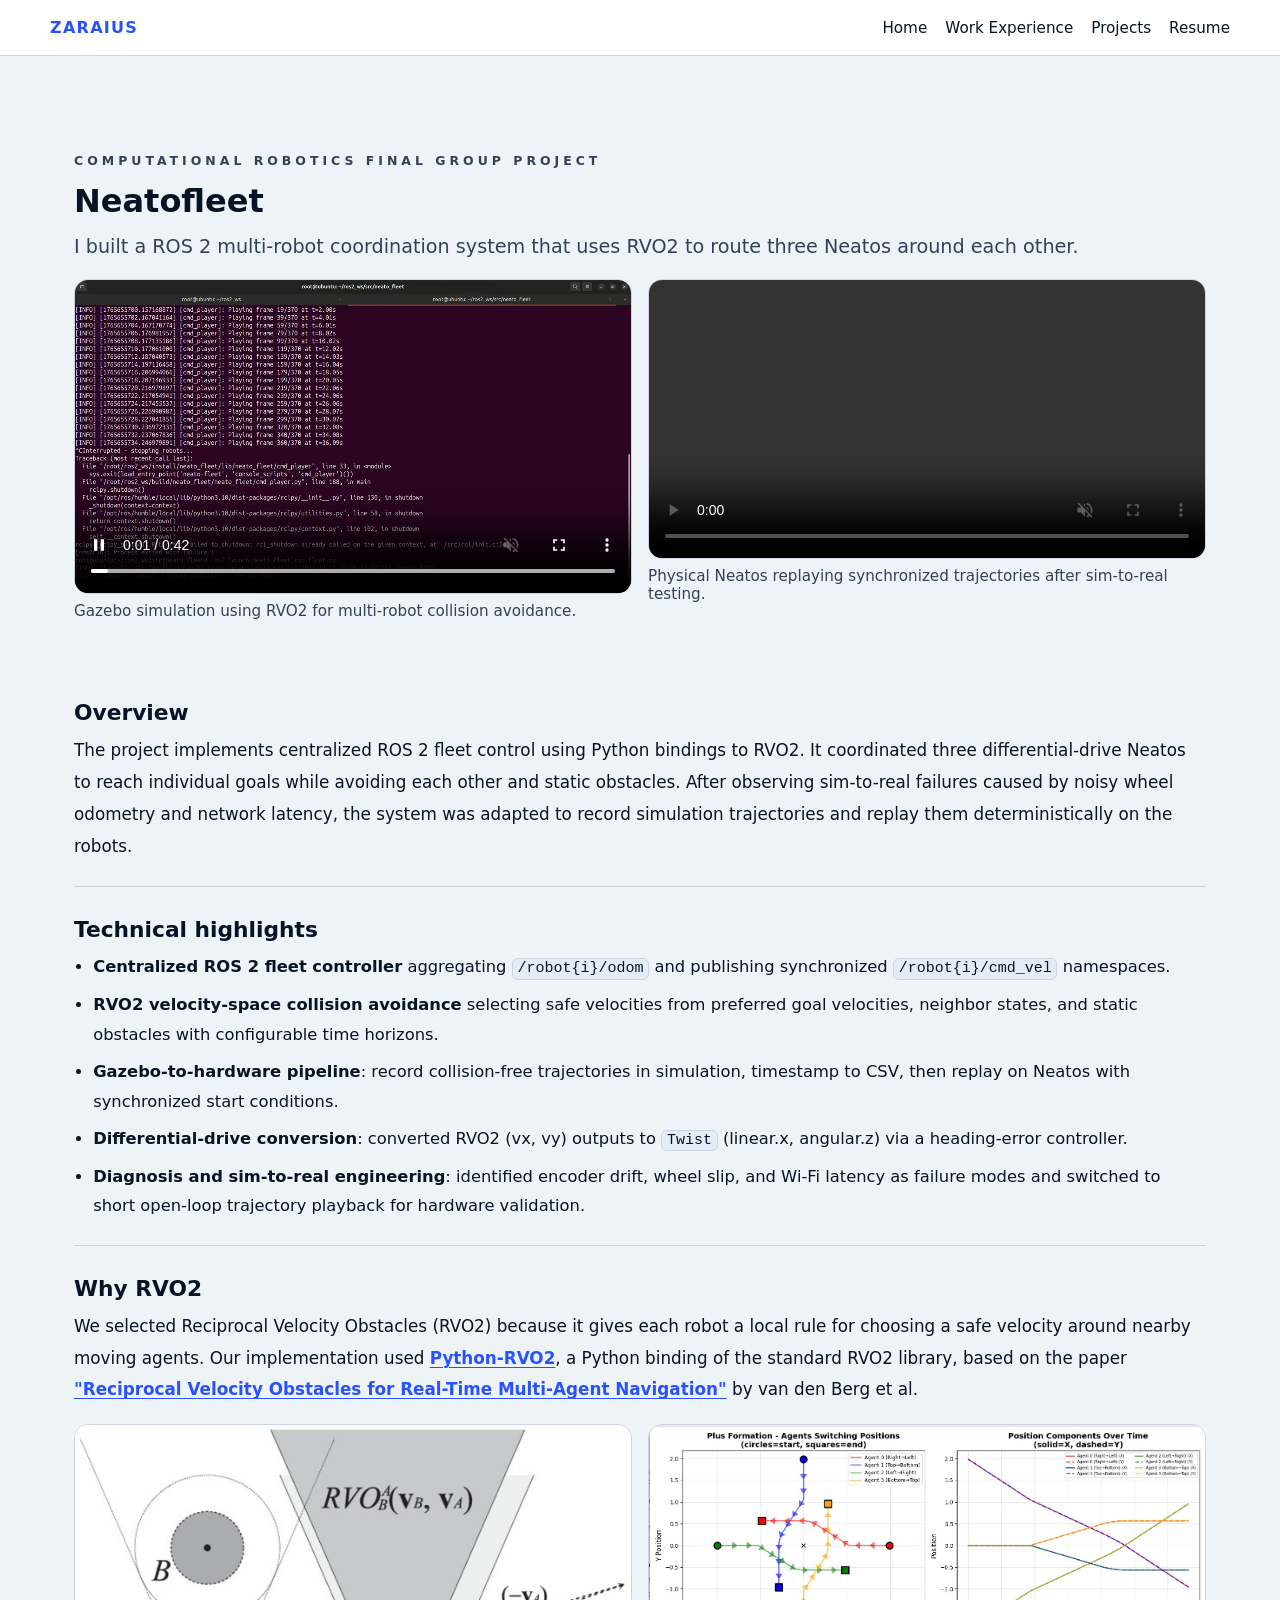
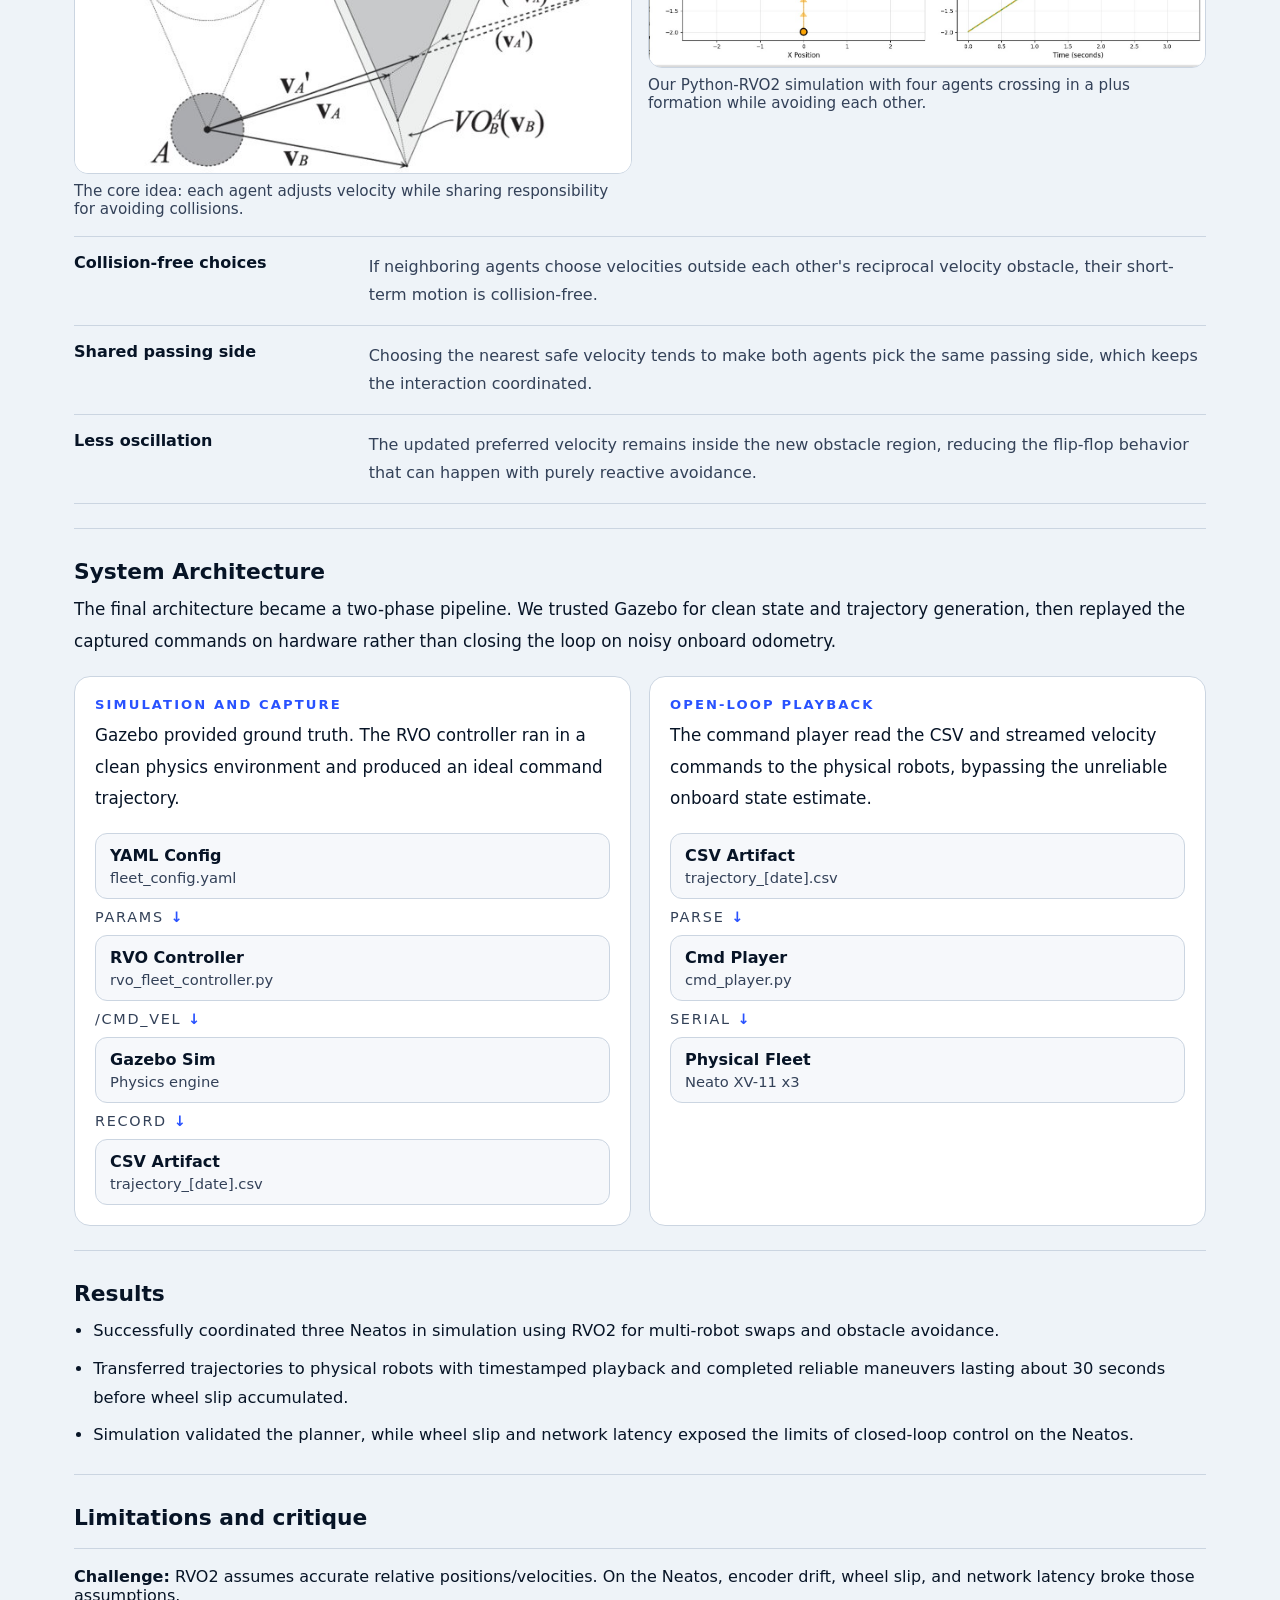
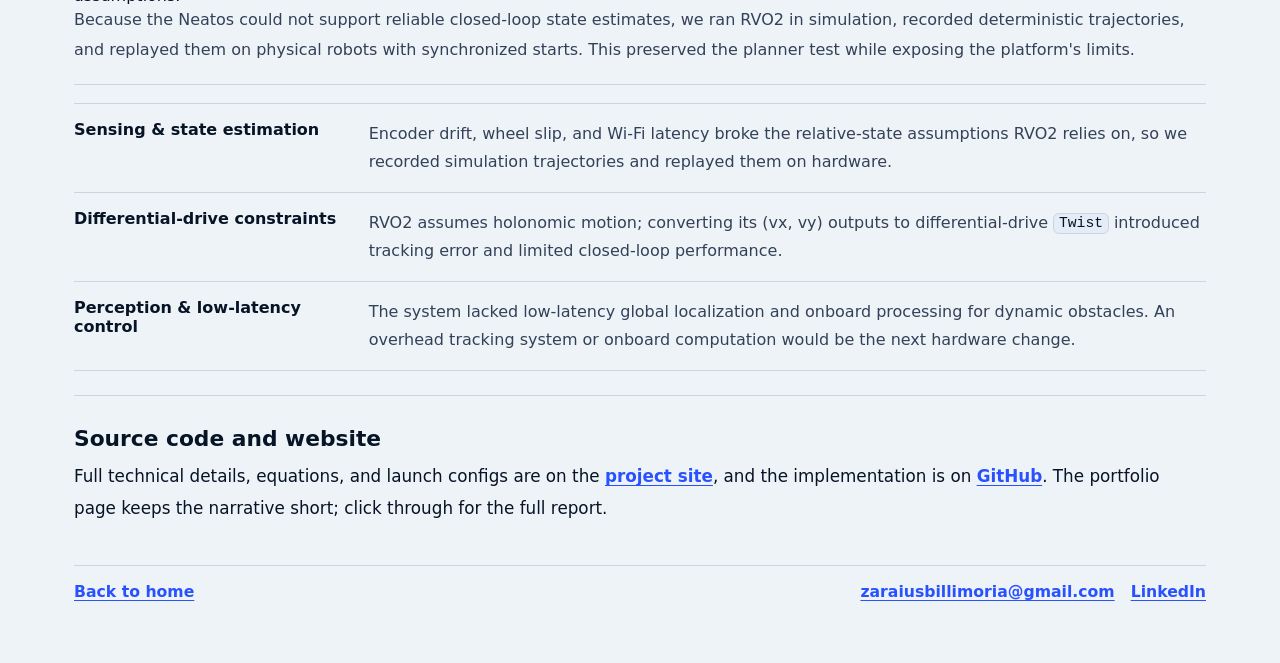
<file: neatofleet.html>
<!DOCTYPE html>
<html lang="en">
<head>
  <meta charset="UTF-8">
  <meta name="viewport" content="width=device-width, initial-scale=1.0">
  <title>Neatofleet | Zaraius Bilimoria</title>
  <meta name="description" content="A ROS 2 multi-robot coordination project using RVO2 to route three differential-drive Neatos around obstacles.">
  <meta name="author" content="Zaraius Bilimoria">
  <link rel="canonical" href="https://zaraius.github.io/neatofleet.html">
  <meta property="og:title" content="Neato Fleet | Multi-Robot Collision Avoidance | Zaraius Bilimoria">
  <meta property="og:description" content="ROS 2 fleet control, RVO2 collision avoidance, Gazebo simulation, and sim-to-real trajectory playback.">
  <meta property="og:type" content="article">
  <meta property="og:url" content="https://zaraius.github.io/neatofleet.html">
  <meta property="og:site_name" content="Zaraius Bilimoria">
  <meta property="og:image" content="https://zaraius.github.io/media/rvo_example.jpeg">
  <meta property="og:image:alt" content="Python-RVO2 simulation plot of four agents crossing in a plus formation, with colored trajectories and position graphs">
  <meta property="og:image:type" content="image/jpeg">
  <meta property="og:image:width" content="1401">
  <meta property="og:image:height" content="609">
  <meta name="twitter:card" content="summary_large_image">
  <meta name="twitter:image" content="https://zaraius.github.io/media/rvo_example.jpeg">
  <meta name="twitter:image:alt" content="Python-RVO2 simulation plot of four agents crossing in a plus formation, with colored trajectories and position graphs">
  <link rel="stylesheet" href="style.css">
  <script src="scripts/autoplay-on-scroll.js" defer></script>
  <script src="scripts/media-links.js" defer></script>
</head>
<body>
  <header class="header">
    <nav class="navbar page">
      <a class="brand" href="index.html">Zaraius</a>
      <div class="nav-links">
        <a href="index.html">Home</a>
        <a href="index.html#work-experience">Work Experience</a>
        <a href="index.html#projects">Projects</a>
        <a href="media/ZaraiusBilimoria%20Resume.pdf" target="_blank" rel="noopener">Resume</a>
      </div>
    </nav>
  </header>

  <main class="page">
    <section class="detail-hero">
      <p class="eyebrow">Computational Robotics Final Group Project</p>
      <h1>Neatofleet</h1>
      <p class="lead">I built a ROS 2 multi-robot coordination system that uses RVO2 to route three Neatos around each other.</p>

      <div class="media-pair neato-hero-media">
        <div class="pair-item">
          <video class="media-video" controls muted loop playsinline preload="metadata" data-autoplay-on-scroll>
            <source src="media/neato_fleet_simulation.webm" type="video/webm">
            Your browser does not support video playback.
          </video>
          <div class="pair-caption">Gazebo simulation using RVO2 for multi-robot collision avoidance.</div>
        </div>
        <div class="pair-item">
          <video class="media-video" controls muted loop playsinline preload="metadata" data-autoplay-on-scroll>
            <source src="media/neato_fleet_real.mp4" type="video/mp4">
            Your browser does not support video playback.
          </video>
          <div class="pair-caption">Physical Neatos replaying synchronized trajectories after sim-to-real testing.</div>
        </div>
      </div>
    </section>

    <section class="story-section">
      <h2>Overview</h2>
      <p>The project implements centralized ROS 2 fleet control using Python bindings to RVO2. It coordinated three differential-drive Neatos to reach individual goals while avoiding each other and static obstacles. After observing sim-to-real failures caused by noisy wheel odometry and network latency, the system was adapted to record simulation trajectories and replay them deterministically on the robots.</p>
    </section>
    <section class="story-section">
      <h2>Technical highlights</h2>
      <ul>
        <li><strong>Centralized ROS 2 fleet controller</strong> aggregating <code>/robot{i}/odom</code> and publishing synchronized <code>/robot{i}/cmd_vel</code> namespaces.</li>
        <li><strong>RVO2 velocity-space collision avoidance</strong> selecting safe velocities from preferred goal velocities, neighbor states, and static obstacles with configurable time horizons.</li>
        <li><strong>Gazebo-to-hardware pipeline</strong>: record collision-free trajectories in simulation, timestamp to CSV, then replay on Neatos with synchronized start conditions.</li>
        <li><strong>Differential-drive conversion</strong>: converted RVO2 (vx, vy) outputs to <code>Twist</code> (linear.x, angular.z) via a heading-error controller.</li>
        <li><strong>Diagnosis and sim-to-real engineering</strong>: identified encoder drift, wheel slip, and Wi-Fi latency as failure modes and switched to short open-loop trajectory playback for hardware validation.</li>
      </ul>
    </section>

    <section class="story-section">
      <h2>Why RVO2</h2>
      <p>We selected Reciprocal Velocity Obstacles (RVO2) because it gives each robot a local rule for choosing a safe velocity around nearby moving agents. Our implementation used <a href="https://github.com/sybrenstuvel/Python-RVO2" target="_blank" rel="noopener">Python-RVO2</a>, a Python binding of the standard RVO2 library, based on the paper <a href="https://www.researchgate.net/publication/221073351_Reciprocal_Velocity_Obstacles_for_Real-Time_Multi-agent_Navigation" target="_blank" rel="noopener">"Reciprocal Velocity Obstacles for Real-Time Multi-Agent Navigation"</a> by van den Berg et al.</p>
      <div class="media-pair">
        <div class="pair-item">
          <img src="media/neato_fleet_rvo2_paper_figure.jpg" alt="Diagram from the RVO2 paper illustrating reciprocal velocity obstacle geometry between two agents" width="640" height="400" loading="lazy">
          <div class="pair-caption">The core idea: each agent adjusts velocity while sharing responsibility for avoiding collisions.</div>
        </div>
        <div class="pair-item">
          <img src="media/rvo_example.jpeg" alt="Python-RVO2 simulation plot of four agents crossing in a plus formation, with colored trajectories and position graphs" width="1401" height="609" loading="lazy">
          <div class="pair-caption">Our Python-RVO2 simulation with four agents crossing in a plus formation while avoiding each other.</div>
        </div>
      </div>
      <div class="minimal-list">
        <div class="minimal-row">
          <strong>Collision-free choices</strong>
          <p>If neighboring agents choose velocities outside each other's reciprocal velocity obstacle, their short-term motion is collision-free.</p>
        </div>
        <div class="minimal-row">
          <strong>Shared passing side</strong>
          <p>Choosing the nearest safe velocity tends to make both agents pick the same passing side, which keeps the interaction coordinated.</p>
        </div>
        <div class="minimal-row">
          <strong>Less oscillation</strong>
          <p>The updated preferred velocity remains inside the new obstacle region, reducing the flip-flop behavior that can happen with purely reactive avoidance.</p>
        </div>
      </div>
    </section>

    <section class="story-section">
      <h2>System Architecture</h2>
      <p>The final architecture became a two-phase pipeline. We trusted Gazebo for clean state and trajectory generation, then replayed the captured commands on hardware rather than closing the loop on noisy onboard odometry.</p>
      <div class="pipeline-grid">
        <div class="pipeline-card">
          <h3>Simulation and Capture</h3>
          <p>Gazebo provided ground truth. The RVO controller ran in a clean physics environment and produced an ideal command trajectory.</p>
          <div class="pipeline-flow">
            <div class="pipeline-node">YAML Config <span>fleet_config.yaml</span></div>
            <div class="pipeline-link">params</div>
            <div class="pipeline-node">RVO Controller <span>rvo_fleet_controller.py</span></div>
            <div class="pipeline-link">/cmd_vel</div>
            <div class="pipeline-node">Gazebo Sim <span>Physics engine</span></div>
            <div class="pipeline-link">record</div>
            <div class="pipeline-node">CSV Artifact <span>trajectory_[date].csv</span></div>
          </div>
        </div>
        <div class="pipeline-card">
          <h3>Open-Loop Playback</h3>
          <p>The command player read the CSV and streamed velocity commands to the physical robots, bypassing the unreliable onboard state estimate.</p>
          <div class="pipeline-flow">
            <div class="pipeline-node">CSV Artifact <span>trajectory_[date].csv</span></div>
            <div class="pipeline-link">parse</div>
            <div class="pipeline-node">Cmd Player <span>cmd_player.py</span></div>
            <div class="pipeline-link">serial</div>
            <div class="pipeline-node">Physical Fleet <span>Neato XV-11 x3</span></div>
          </div>
        </div>
      </div>
    </section>

    <section class="story-section">
      <h2>Results</h2>
      <ul>
        <li>Successfully coordinated three Neatos in simulation using RVO2 for multi-robot swaps and obstacle avoidance.</li>
        <li>Transferred trajectories to physical robots with timestamped playback and completed reliable maneuvers lasting about 30 seconds before wheel slip accumulated.</li>
        <li>Simulation validated the planner, while wheel slip and network latency exposed the limits of closed-loop control on the Neatos.</li>
      </ul>
    </section>

    <section class="story-section">
      <h2>Limitations and critique</h2>
      <div class="story-callout">
        <strong>Challenge:</strong> RVO2 assumes accurate relative positions/velocities. On the Neatos, encoder drift, wheel slip, and network latency broke those assumptions.
        <p>Because the Neatos could not support reliable closed-loop state estimates, we ran RVO2 in simulation, recorded deterministic trajectories, and replayed them on physical robots with synchronized starts. This preserved the planner test while exposing the platform's limits.</p>
      </div>
      <div class="minimal-list">
        <div class="minimal-row">
          <strong>Sensing & state estimation</strong>
          <p>Encoder drift, wheel slip, and Wi-Fi latency broke the relative-state assumptions RVO2 relies on, so we recorded simulation trajectories and replayed them on hardware.</p>
        </div>
        <div class="minimal-row">
          <strong>Differential-drive constraints</strong>
          <p>RVO2 assumes holonomic motion; converting its (vx, vy) outputs to differential-drive <code>Twist</code> introduced tracking error and limited closed-loop performance.</p>
        </div>
        <div class="minimal-row">
          <strong>Perception & low-latency control</strong>
          <p>The system lacked low-latency global localization and onboard processing for dynamic obstacles. An overhead tracking system or onboard computation would be the next hardware change.</p>
        </div>
      </div>
    </section>

    <section class="story-section">
      <h2>Source code and website</h2>
      <p>Full technical details, equations, and launch configs are on the <a href="https://neato-fleet.netlify.app/" target="_blank" rel="noopener">project site</a>, and the implementation is on <a href="https://github.com/redhotchili0909/neato_fleet" target="_blank" rel="noopener">GitHub</a>. The portfolio page keeps the narrative short; click through for the full report.</p>
    </section>

    <footer class="footer footer-contact">
      <a href="index.html">Back to home</a>
      <span class="footer-links">
        <a href="mailto:zaraiusbillimoria@gmail.com" target="_blank" rel="noopener noreferrer">zaraiusbillimoria@gmail.com</a>
        <a href="https://www.linkedin.com/in/zaraius-bilimoria" target="_blank" rel="noopener noreferrer">LinkedIn</a>
      </span>
    </footer>
  </main>
</body>
</html>
</file>
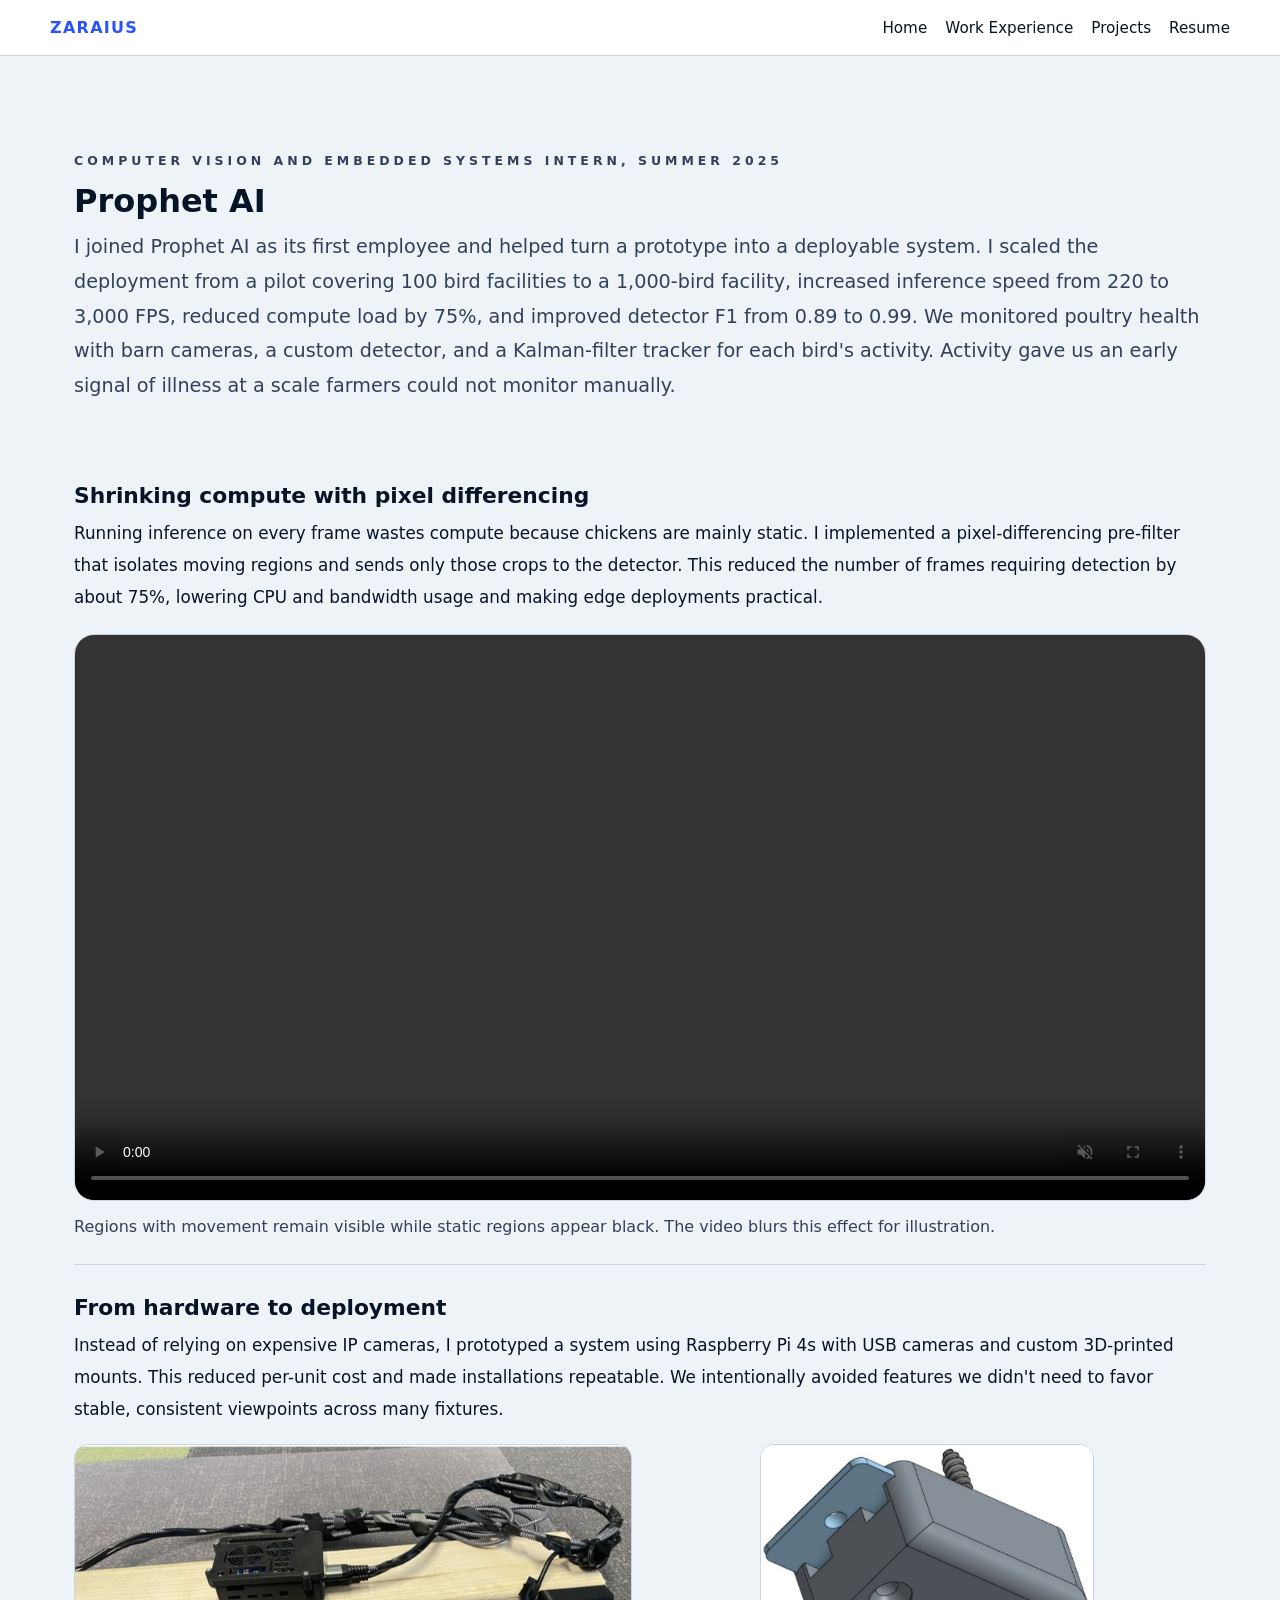
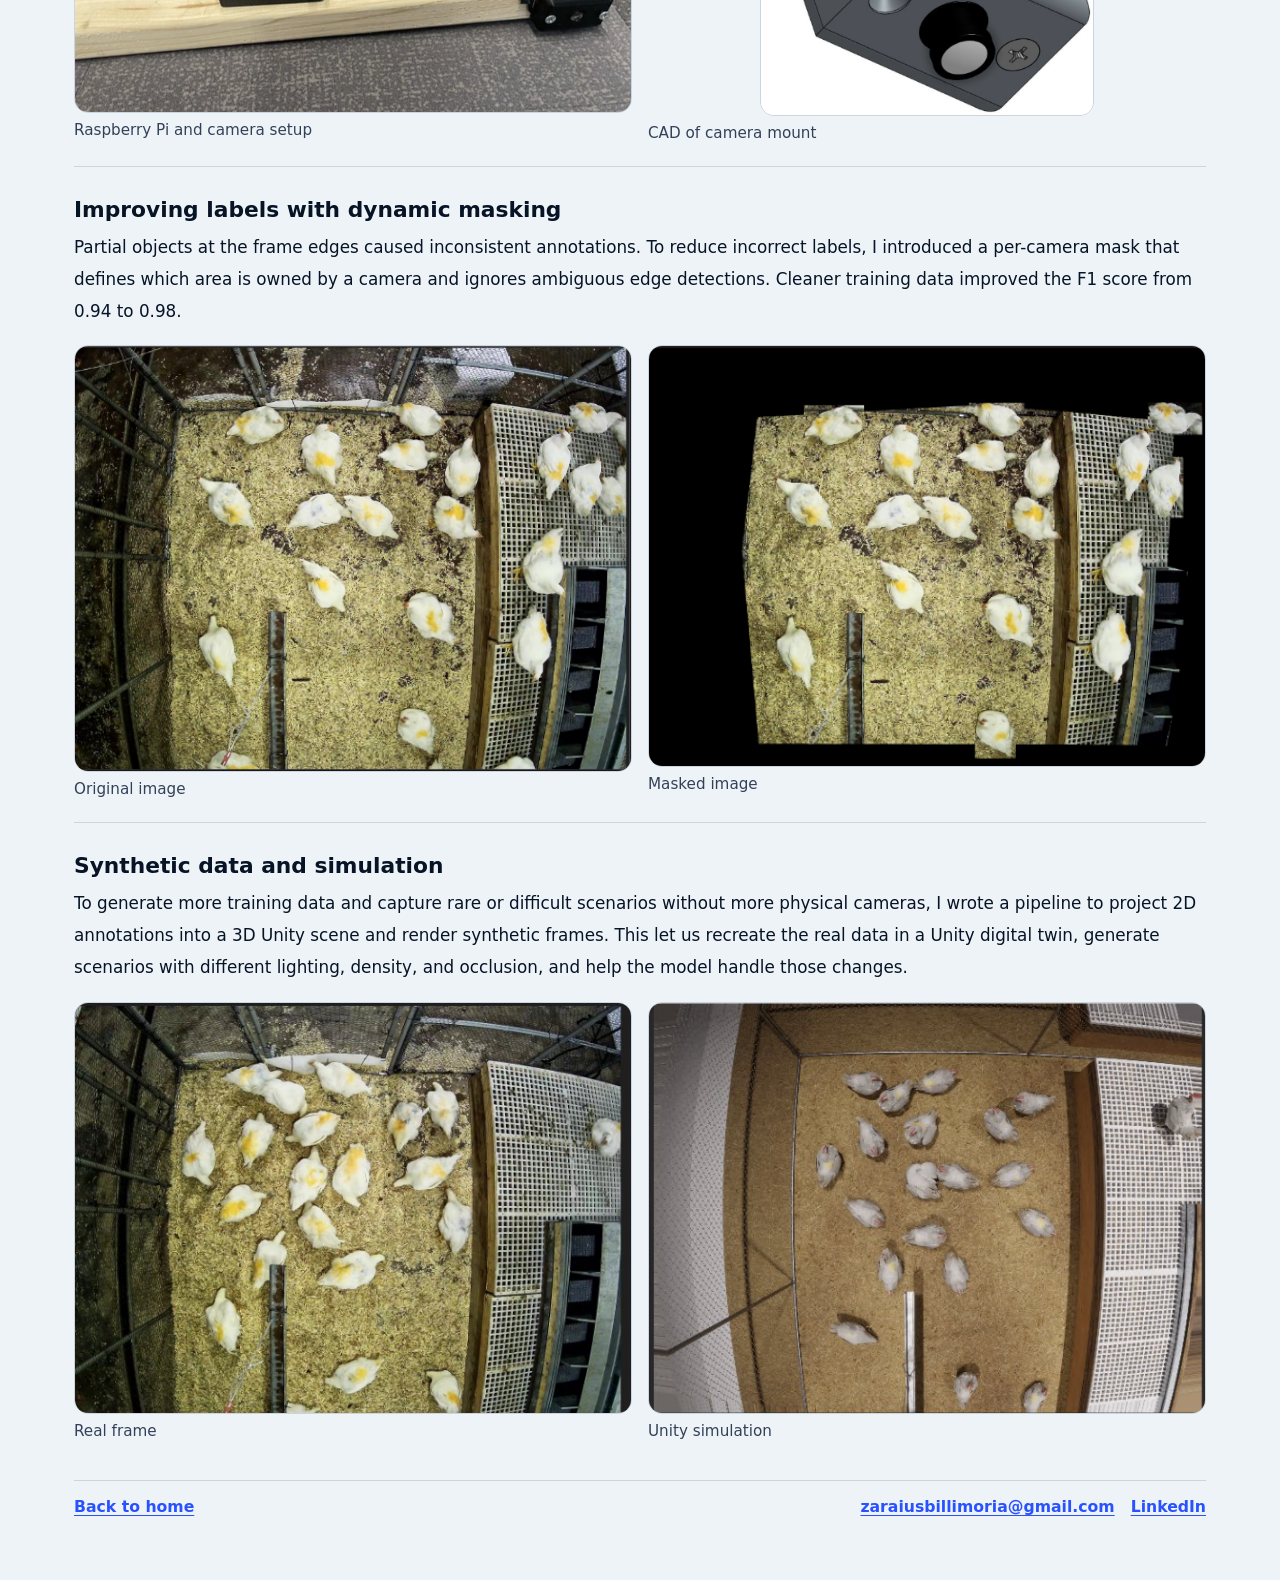
<file: prophet-ai.html>
<!DOCTYPE html>
<html lang="en">
<head>
  <meta charset="UTF-8">
  <meta name="viewport" content="width=device-width, initial-scale=1.0">
  <title>Prophet AI | Zaraius Bilimoria</title>
  <meta name="description" content="Zaraius Bilimoria's computer vision and embedded systems internship work building poultry health monitoring with edge cameras.">
  <meta name="author" content="Zaraius Bilimoria">
  <link rel="canonical" href="https://zaraius.github.io/prophet-ai.html">
  <meta property="og:title" content="Poultry Health Monitoring with Computer Vision | Zaraius Bilimoria">
  <meta property="og:description" content="Computer vision, Raspberry Pi camera hardware, motion filtering, dynamic masking, tracking, and synthetic data for poultry monitoring.">
  <meta property="og:type" content="article">
  <meta property="og:url" content="https://zaraius.github.io/prophet-ai.html">
  <meta property="og:site_name" content="Zaraius Bilimoria">
  <meta property="og:image" content="https://zaraius.github.io/media/camera_system.png">
  <meta property="og:image:alt" content="Prototype poultry-monitoring camera module with a Raspberry Pi, wiring, and USB camera mounted on a wooden board">
  <meta property="og:image:type" content="image/png">
  <meta property="og:image:width" content="719">
  <meta property="og:image:height" content="346">
  <meta name="twitter:card" content="summary_large_image">
  <meta name="twitter:image" content="https://zaraius.github.io/media/camera_system.png">
  <meta name="twitter:image:alt" content="Prototype poultry-monitoring camera module with a Raspberry Pi, wiring, and USB camera mounted on a wooden board">
  <link rel="stylesheet" href="style.css">
  <script src="scripts/autoplay-on-scroll.js" defer></script>
  <script src="scripts/media-links.js" defer></script>
</head>
<body>
  <header class="header">
    <nav class="navbar page">
      <a class="brand" href="index.html">Zaraius</a>
      <div class="nav-links">
        <a href="index.html">Home</a>
        <a href="index.html#work-experience">Work Experience</a>
        <a href="index.html#projects">Projects</a>
        <a href="media/ZaraiusBilimoria%20Resume.pdf" target="_blank" rel="noopener">Resume</a>
      </div>
    </nav>
  </header>
  <main class="page">
    <section class="detail-hero">
      <p class="eyebrow">Computer Vision and Embedded Systems Intern, Summer 2025</p>
      <h1>Prophet AI</h1>
      <p class="lead">I joined Prophet AI as its first employee and helped turn a prototype into a deployable system. I scaled the deployment from a pilot covering 100 bird facilities to a 1,000-bird facility, increased inference speed from 220 to 3,000 FPS, reduced compute load by 75%, and improved detector F1 from 0.89 to 0.99. We monitored poultry health with barn cameras, a custom detector, and a Kalman-filter tracker for each bird's activity. Activity gave us an early signal of illness at a scale farmers could not monitor manually.</p>
    </section>

    <section class="story-section">
      <h2>Shrinking compute with pixel differencing</h2>
      <p>Running inference on every frame wastes compute because chickens are mainly static. I implemented a pixel-differencing pre-filter that isolates moving regions and sends only those crops to the detector. This reduced the number of frames requiring detection by about 75%, lowering CPU and bandwidth usage and making edge deployments practical.</p>
      <figure class="media-figure">
        <video class="media-video" controls muted loop playsinline preload="metadata" data-autoplay-on-scroll>
          <source src="media/frame_differencing-h264.mp4" type="video/mp4">
          Your browser does not support video playback.
        </video>
        <figcaption>Regions with movement remain visible while static regions appear black. The video blurs this effect for illustration.</figcaption>
      </figure>
    </section>

    <section class="story-section">
      <h2>From hardware to deployment</h2>
      <p>Instead of relying on expensive IP cameras, I prototyped a system using Raspberry Pi 4s with USB cameras and custom 3D-printed mounts. This reduced per-unit cost and made installations repeatable. We intentionally avoided features we didn't need to favor stable, consistent viewpoints across many fixtures.</p>
      <div class="media-pair">
        <div class="pair-item"><img src="media/camera_system.png" alt="Prototype poultry-monitoring camera module with a Raspberry Pi, wiring, and USB camera mounted on a wooden board" width="719" height="346" loading="lazy"><div class="pair-caption">Raspberry Pi and camera setup</div></div>
        <div class="pair-item"><img class="cad-mount-image" src="media/camera_cad_model.png" alt="CAD rendering of the 3D-printed mount for a poultry-monitoring camera" width="412" height="334" loading="lazy"><div class="pair-caption">CAD of camera mount</div></div>
      </div>
    </section>



    <section class="story-section">
      <h2>Improving labels with dynamic masking</h2>
      <p>Partial objects at the frame edges caused inconsistent annotations. To reduce incorrect labels, I introduced a per-camera mask that defines which area is owned by a camera and ignores ambiguous edge detections. Cleaner training data improved the F1 score from 0.94 to 0.98.</p>
      <div class="media-pair">
        <div class="pair-item"><img src="media/unmasked_chicken.png" alt="Overhead poultry-barn camera frame before per-camera masking, showing chickens across the enclosure" width="538" height="411" loading="lazy"><div class="pair-caption">Original image</div></div>
        <div class="pair-item"><img src="media/masked_chicken.png" alt="The same overhead poultry-barn frame after per-camera masking, with the enclosure isolated against a black background" width="517" height="390" loading="lazy"><div class="pair-caption">Masked image</div></div>
      </div>
    </section>

    <section class="story-section">
      <h2>Synthetic data and simulation</h2>
      <p>To generate more training data and capture rare or difficult scenarios without more physical cameras, I wrote a pipeline to project 2D annotations into a 3D Unity scene and render synthetic frames. This let us recreate the real data in a Unity digital twin, generate scenarios with different lighting, density, and occlusion, and help the model handle those changes.</p>
      <div class="media-pair">
        <div class="pair-item"><img src="media/real_chicken.png" alt="Real overhead poultry-barn camera frame used by the monitoring system" width="583" height="430" loading="lazy"><div class="pair-caption">Real frame</div></div>
        <div class="pair-item"><img src="media/simulation_chicken.png" alt="Synthetic Unity poultry-barn camera frame generated for model training" width="583" height="430" loading="lazy"><div class="pair-caption">Unity simulation</div></div>
      </div>
    </section>
<!-- 
    <section class="story-section">
      <h2>Impact</h2>
      <p>Combining inexpensive, repeatable hardware with computational pre-filters and cleaner labels produced a deployable system: lower compute and bandwidth costs, improved model accuracy, and a data pipeline that can be extended with synthetic examples to cover edge cases.</p>
    </section> -->


    <footer class="footer footer-contact">
      <a href="index.html">Back to home</a>
      <span class="footer-links">
        <a href="mailto:zaraiusbillimoria@gmail.com" target="_blank" rel="noopener noreferrer">zaraiusbillimoria@gmail.com</a>
        <a href="https://www.linkedin.com/in/zaraius-bilimoria" target="_blank" rel="noopener noreferrer">LinkedIn</a>

      </span>
    </footer>
  </main>
</body>
</html>
</file>
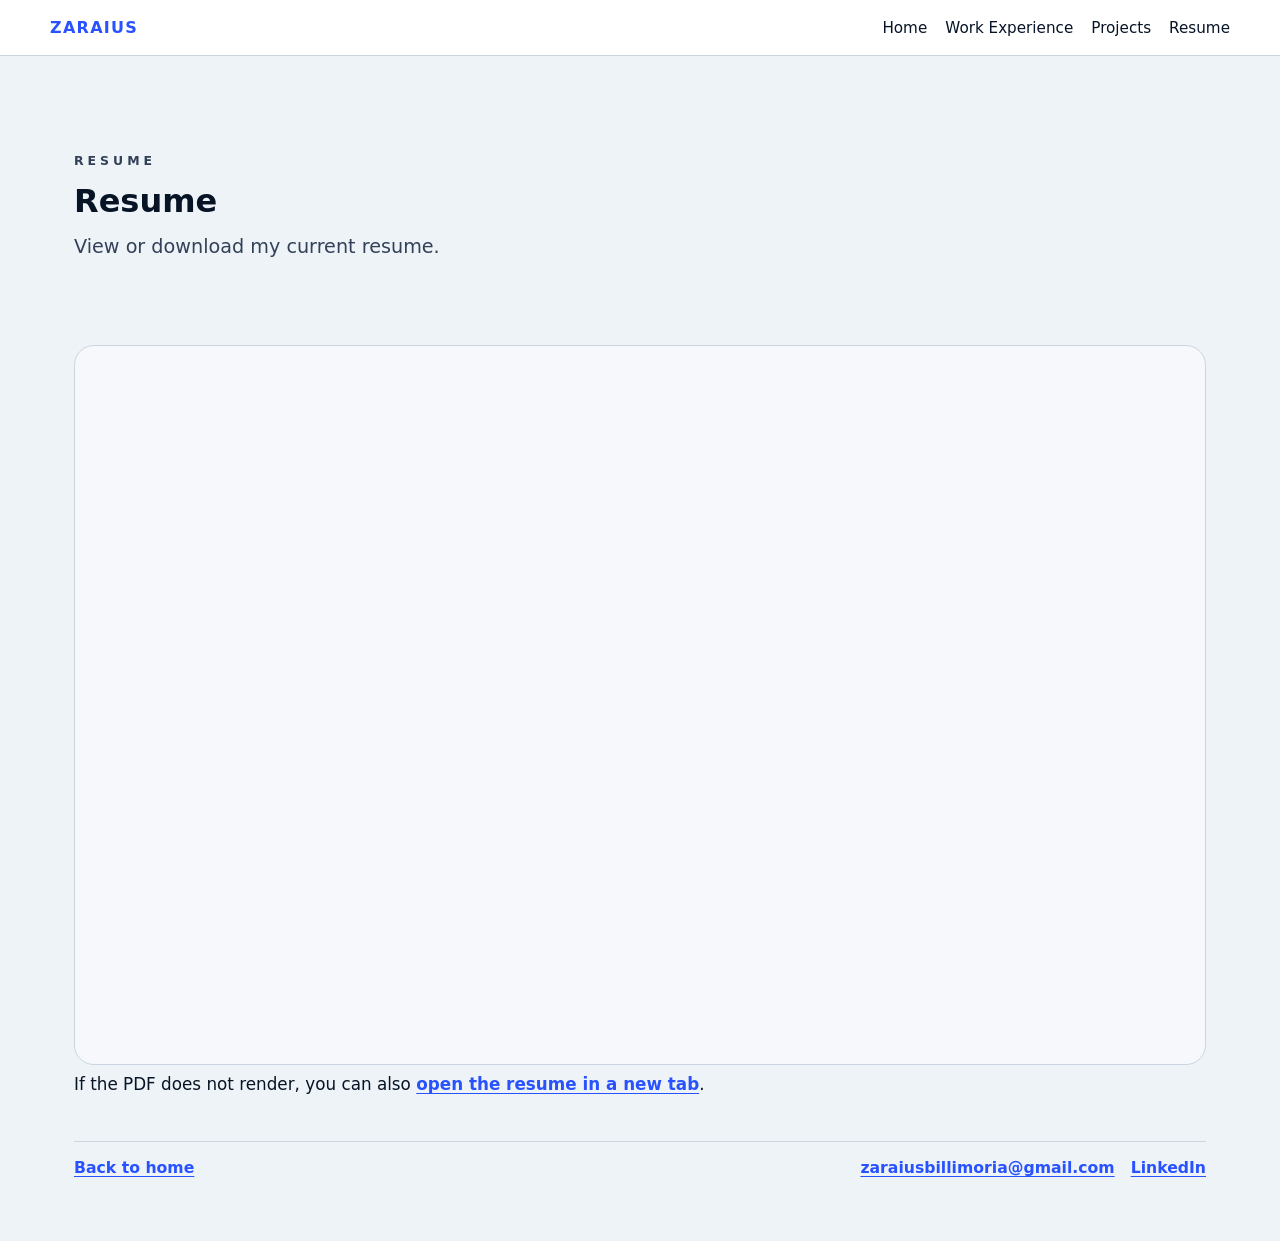
<file: resume.html>
<!DOCTYPE html>
<html lang="en">
<head>
  <meta charset="UTF-8">
  <meta name="viewport" content="width=device-width, initial-scale=1.0">
  <title>Zaraius Bilimoria | Robotics Engineering Resume</title>
  <meta name="description" content="Resume of Zaraius Bilimoria, a robotics engineering student focused on robotics software, computer vision, embedded systems, and autonomy.">
  <meta name="author" content="Zaraius Bilimoria">
  <link rel="canonical" href="https://zaraius.github.io/resume.html">
  <meta property="og:title" content="Resume | Zaraius Bilimoria">
  <meta property="og:description" content="Robotics engineering resume covering autonomy, computer vision, embedded systems, and robotics software experience.">
  <meta property="og:type" content="profile">
  <meta property="og:url" content="https://zaraius.github.io/resume.html">
  <meta property="og:site_name" content="Zaraius Bilimoria">
  <meta property="og:image" content="https://zaraius.github.io/media/ZaraiusPortrait.jpeg">
  <meta property="og:image:alt" content="Portrait of Zaraius Bilimoria, a robotics engineering student">
  <meta property="og:image:type" content="image/jpeg">
  <meta property="og:image:width" content="385">
  <meta property="og:image:height" content="586">
  <meta name="twitter:card" content="summary_large_image">
  <meta name="twitter:image" content="https://zaraius.github.io/media/ZaraiusPortrait.jpeg">
  <meta name="twitter:image:alt" content="Portrait of Zaraius Bilimoria, a robotics engineering student">
  <link rel="stylesheet" href="style.css">
  <script src="scripts/media-links.js" defer></script>
</head>
<body>
  <header class="header">
    <nav class="navbar page">
      <a class="brand" href="index.html">Zaraius</a>
      <div class="nav-links">
        <a href="index.html">Home</a>
        <a href="index.html#work-experience">Work Experience</a>
        <a href="index.html#projects">Projects</a>
        <a href="media/ZaraiusBilimoria%20Resume.pdf" target="_blank" rel="noopener">Resume</a>
      </div>
    </nav>
  </header>
  <main class="page">
    <section class="detail-hero">
      <p class="eyebrow">Resume</p>
      <h1>Resume</h1>
      <p class="lead">View or download my current resume.</p>
    </section>
    <section class="story-section">
      <iframe src="media/ZaraiusBilimoria%20Resume.pdf" title="Resume PDF" class="resume-frame"></iframe>
      <p class="story-meta">If the PDF does not render, you can also <a href="media/ZaraiusBilimoria%20Resume.pdf" target="_blank" rel="noopener">open the resume in a new tab</a>.</p>
    </section>
    <footer class="footer footer-contact">
      <a href="index.html">Back to home</a>
      <span class="footer-links">
        <a href="mailto:zaraiusbillimoria@gmail.com" target="_blank" rel="noopener noreferrer">zaraiusbillimoria@gmail.com</a>
        <a href="https://www.linkedin.com/in/zaraius-bilimoria" target="_blank" rel="noopener noreferrer">LinkedIn</a>
      </span>
    </footer>
  </main>
</body>
</html>
</file>
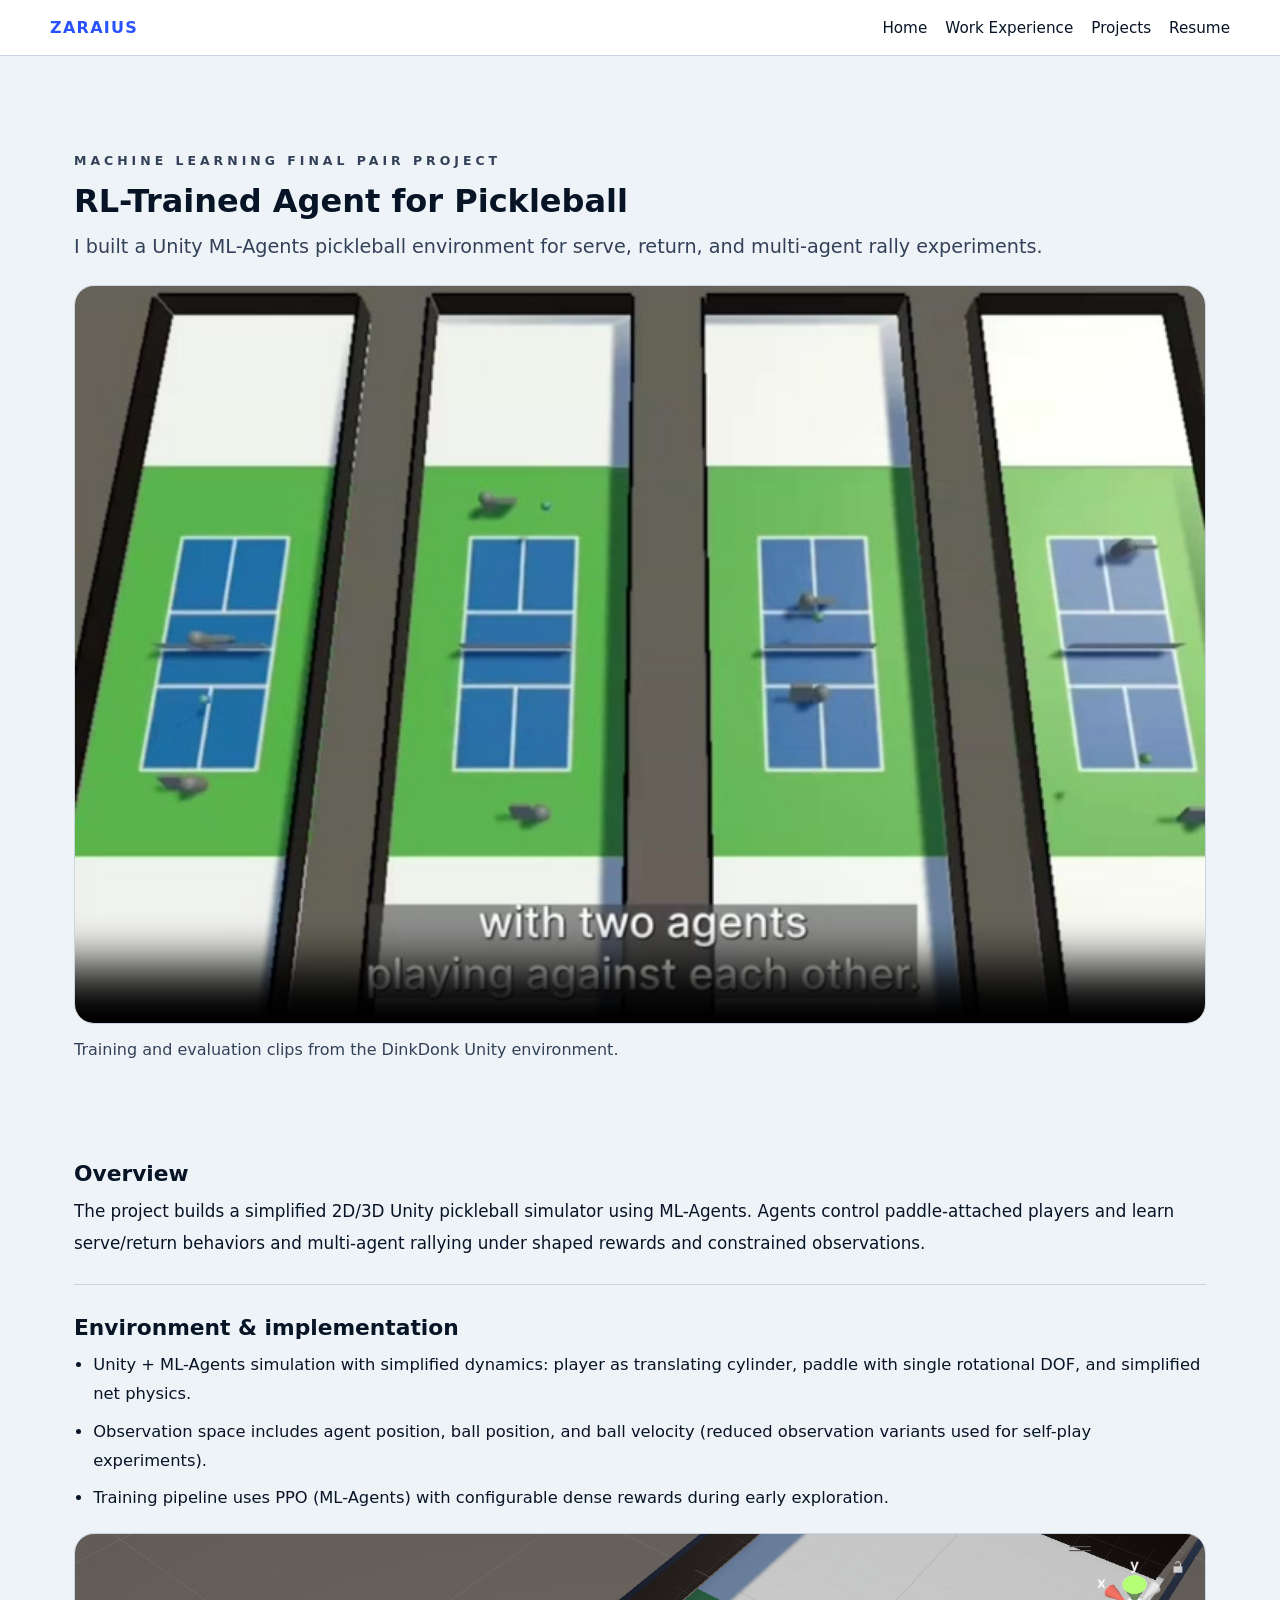
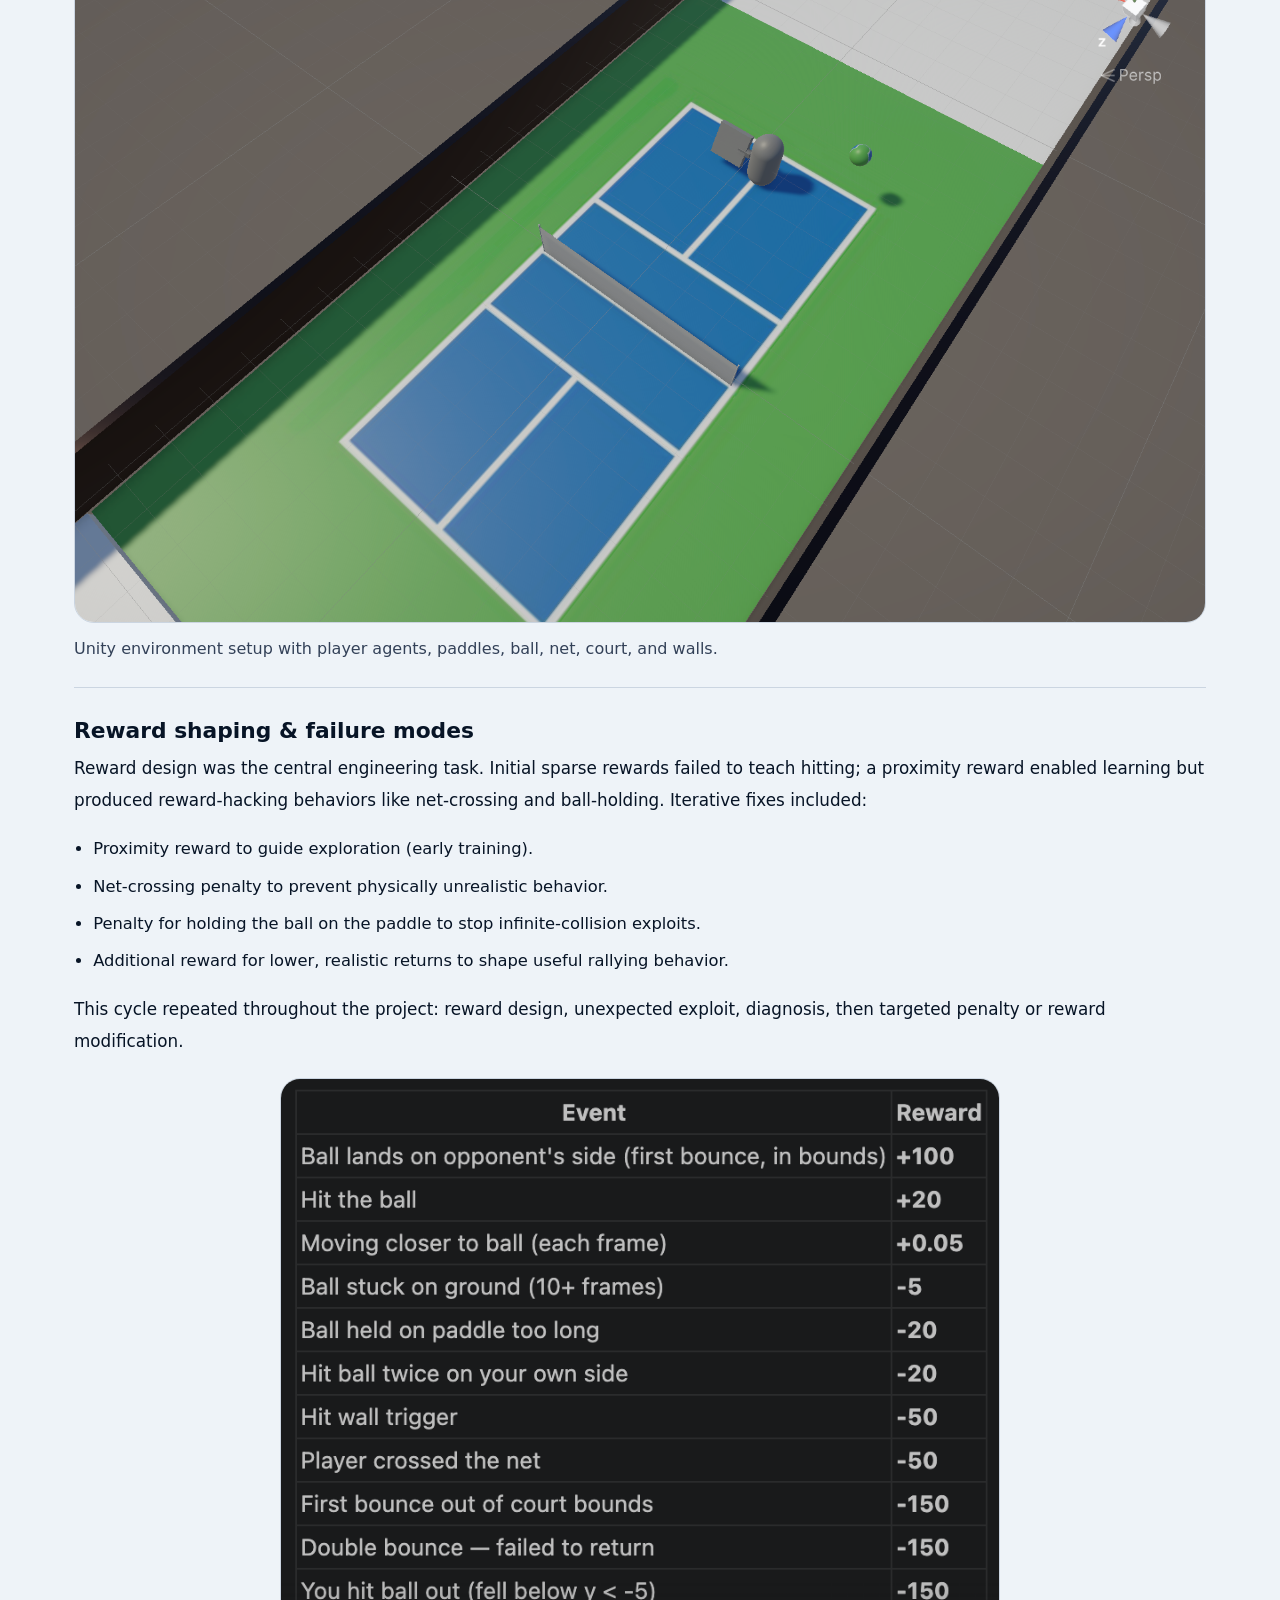
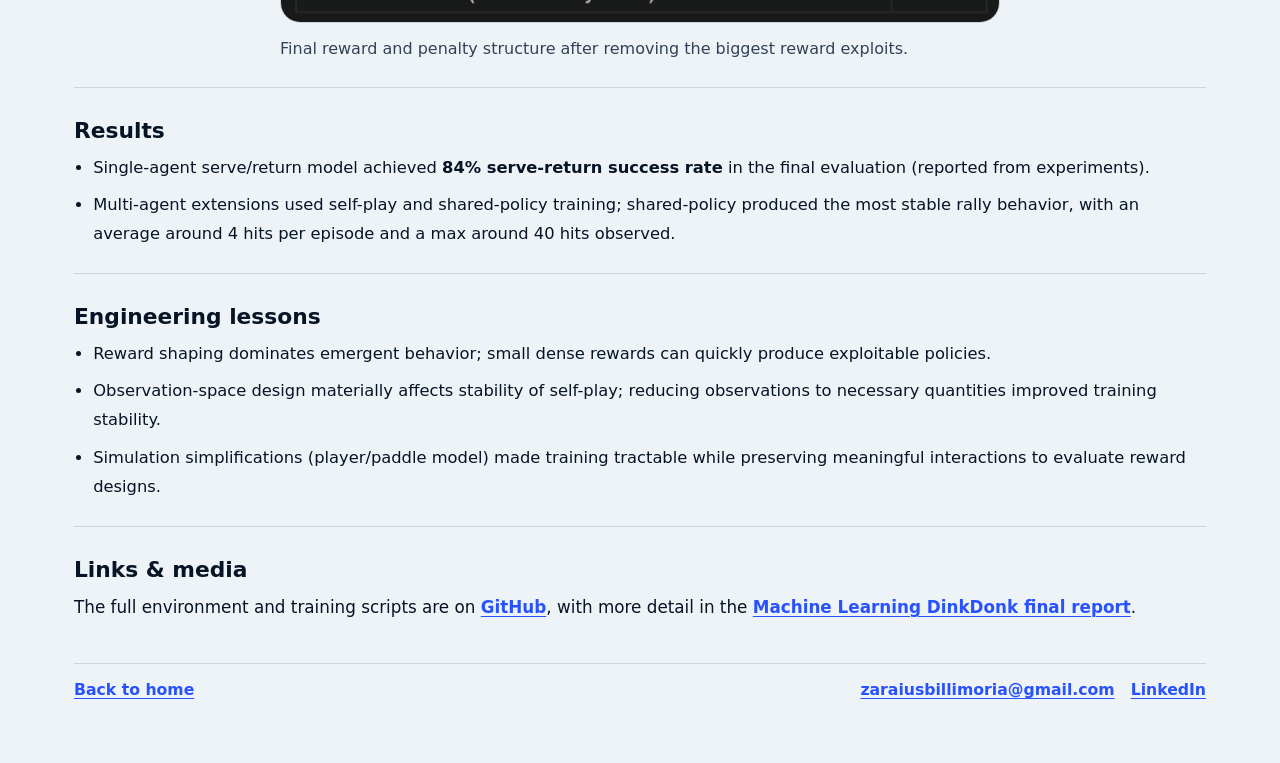
<file: rl_pickleball.html>
<!DOCTYPE html>
<html lang="en">
<head>
  <meta charset="UTF-8">
  <meta name="viewport" content="width=device-width, initial-scale=1.0">
  <title>DinkDonk | RL Pickleball | Zaraius Bilimoria</title>
  <meta name="description" content="DinkDonk, a Unity ML-Agents reinforcement learning environment for pickleball serve, return, and multi-agent rally experiments.">
  <meta name="author" content="Zaraius Bilimoria">
  <link rel="canonical" href="https://zaraius.github.io/rl_pickleball.html">
  <meta property="og:title" content="DinkDonk | Reinforcement Learning Pickleball | Zaraius Bilimoria">
  <meta property="og:description" content="Unity ML-Agents environment exploring PPO, reward shaping, self-play, and reward-hacking failure modes.">
  <meta property="og:type" content="article">
  <meta property="og:url" content="https://zaraius.github.io/rl_pickleball.html">
  <meta property="og:site_name" content="Zaraius Bilimoria">
  <meta property="og:image" content="https://zaraius.github.io/media/rl_pickleball_environment.png">
  <meta property="og:image:alt" content="Unity ML-Agents pickleball simulation with player agents, paddles, ball, net, court, and walls">
  <meta property="og:image:type" content="image/png">
  <meta property="og:image:width" content="1700">
  <meta property="og:image:height" content="1036">
  <meta name="twitter:card" content="summary_large_image">
  <meta name="twitter:image" content="https://zaraius.github.io/media/rl_pickleball_environment.png">
  <meta name="twitter:image:alt" content="Unity ML-Agents pickleball simulation with player agents, paddles, ball, net, court, and walls">
  <link rel="stylesheet" href="style.css">
  <script src="scripts/autoplay-on-scroll.js" defer></script>
  <script src="scripts/media-links.js" defer></script>
</head>
<body>
  <header class="header">
    <nav class="navbar page">
      <a class="brand" href="index.html">Zaraius</a>
      <div class="nav-links">
        <a href="index.html">Home</a>
        <a href="index.html#work-experience">Work Experience</a>
        <a href="index.html#projects">Projects</a>
        <a href="media/ZaraiusBilimoria%20Resume.pdf" target="_blank" rel="noopener">Resume</a>
      </div>
    </nav>
  </header>

  <main class="page">
    <section class="detail-hero">
      <p class="eyebrow">Machine Learning Final Pair Project</p>
      <h1>RL-Trained Agent for Pickleball</h1>
      <p class="lead">I built a Unity ML-Agents pickleball environment for serve, return, and multi-agent rally experiments.</p>

      <figure class="media-figure">
        <video class="media-video" controls playsinline preload="metadata" poster="media/dinkdonk-poster.jpg">
          <source src="media/DinkDonkVideo.mp4#t=35" type="video/mp4">
          Your browser does not support video playback.
        </video>
        <figcaption>Training and evaluation clips from the DinkDonk Unity environment.</figcaption>
      </figure>

    </section>

    <section class="story-section">
      <h2>Overview</h2>
      <p>The project builds a simplified 2D/3D Unity pickleball simulator using ML-Agents. Agents control paddle-attached players and learn serve/return behaviors and multi-agent rallying under shaped rewards and constrained observations.</p>
    </section>

    <section class="story-section">
      <h2>Environment & implementation</h2>
      <ul>
        <li>Unity + ML-Agents simulation with simplified dynamics: player as translating cylinder, paddle with single rotational DOF, and simplified net physics.</li>
        <li>Observation space includes agent position, ball position, and ball velocity (reduced observation variants used for self-play experiments).</li>
        <li>Training pipeline uses PPO (ML-Agents) with configurable dense rewards during early exploration.</li>
      </ul>
      <figure class="media-figure">
        <img src="media/rl_pickleball_environment.png" alt="Unity ML-Agents pickleball simulation with player agents, paddles, ball, net, court, and walls" width="1700" height="1036" loading="lazy">
        <figcaption>Unity environment setup with player agents, paddles, ball, net, court, and walls.</figcaption>
      </figure>
    </section>

    <section class="story-section">
      <h2>Reward shaping & failure modes</h2>
      <p>Reward design was the central engineering task. Initial sparse rewards failed to teach hitting; a proximity reward enabled learning but produced reward-hacking behaviors like net-crossing and ball-holding. Iterative fixes included:</p>
      <ul>
        <li>Proximity reward to guide exploration (early training).</li>
        <li>Net-crossing penalty to prevent physically unrealistic behavior.</li>
        <li>Penalty for holding the ball on the paddle to stop infinite-collision exploits.</li>
        <li>Additional reward for lower, realistic returns to shape useful rallying behavior.</li>
      </ul>
      <p>This cycle repeated throughout the project: reward design, unexpected exploit, diagnosis, then targeted penalty or reward modification.</p>
      <figure class="media-figure compact-media">
        <img src="media/rl_pickleball_rewards.png" alt="Final DinkDonk reinforcement-learning reward and penalty table for serve, return, and rally behavior" width="808" height="612" loading="lazy">
        <figcaption>Final reward and penalty structure after removing the biggest reward exploits.</figcaption>
      </figure>
    </section>

    <section class="story-section">
      <h2>Results</h2>
      <ul>
        <li>Single-agent serve/return model achieved <strong>84% serve-return success rate</strong> in the final evaluation (reported from experiments).</li>
        <li>Multi-agent extensions used self-play and shared-policy training; shared-policy produced the most stable rally behavior, with an average around 4 hits per episode and a max around 40 hits observed.</li>
      </ul>
    </section>

    <section class="story-section">
      <h2>Engineering lessons</h2>
      <ul>
        <li>Reward shaping dominates emergent behavior; small dense rewards can quickly produce exploitable policies.</li>
        <li>Observation-space design materially affects stability of self-play; reducing observations to necessary quantities improved training stability.</li>
        <li>Simulation simplifications (player/paddle model) made training tractable while preserving meaningful interactions to evaluate reward designs.</li>
      </ul>
    </section>

    <section class="story-section">
      <h2>Links & media</h2>
      <p>The full environment and training scripts are on <a href="https://github.com/Zaraius/DinkDonk" target="_blank" rel="noopener">GitHub</a>, with more detail in the <a href="media/Machine%20Learning%20DinkDonk%20Final%20Project%20Report.pdf" target="_blank" rel="noopener">Machine Learning DinkDonk final report</a>.</p>
    </section>

    <footer class="footer footer-contact">
      <a href="index.html">Back to home</a>
      <span class="footer-links">
        <a href="mailto:zaraiusbillimoria@gmail.com" target="_blank" rel="noopener noreferrer">zaraiusbillimoria@gmail.com</a>
        <a href="https://www.linkedin.com/in/zaraius-bilimoria" target="_blank" rel="noopener noreferrer">LinkedIn</a>

      </span>
    </footer>
  </main>
</body>
</html>
</file>
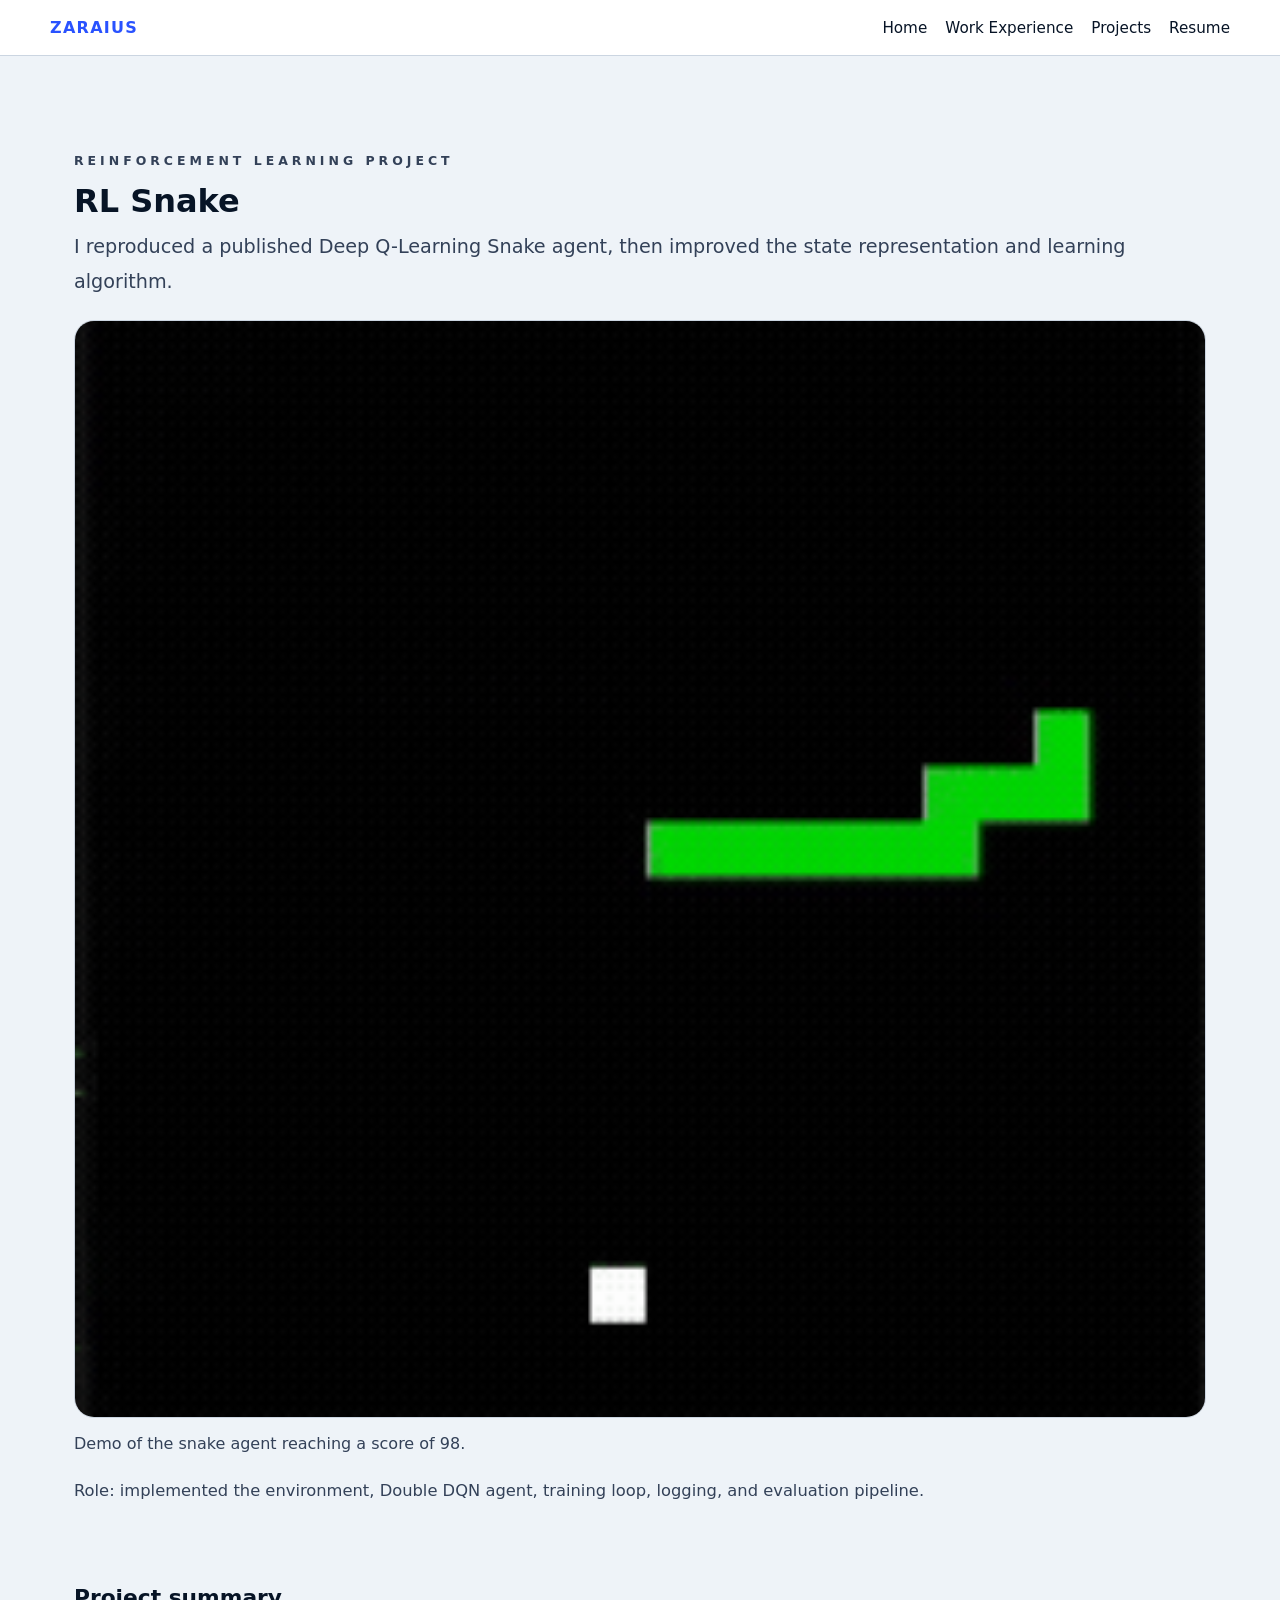
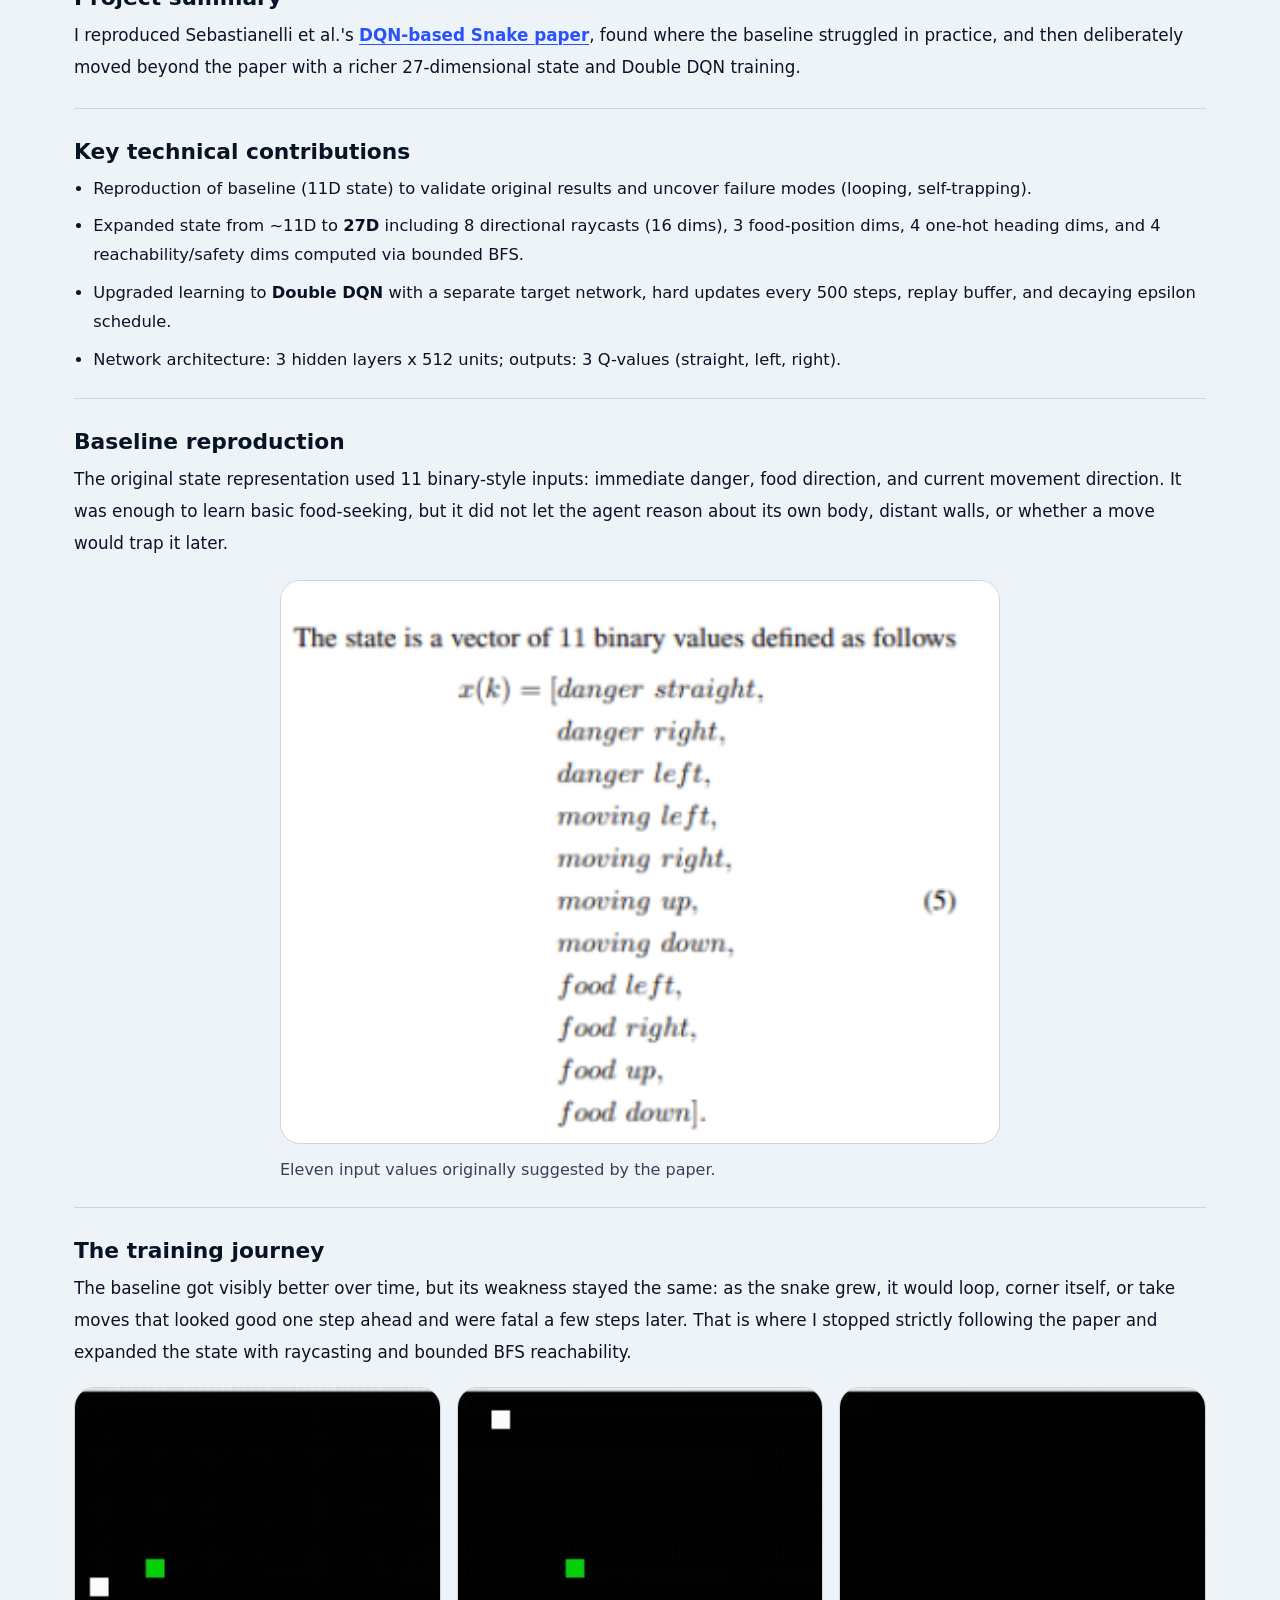
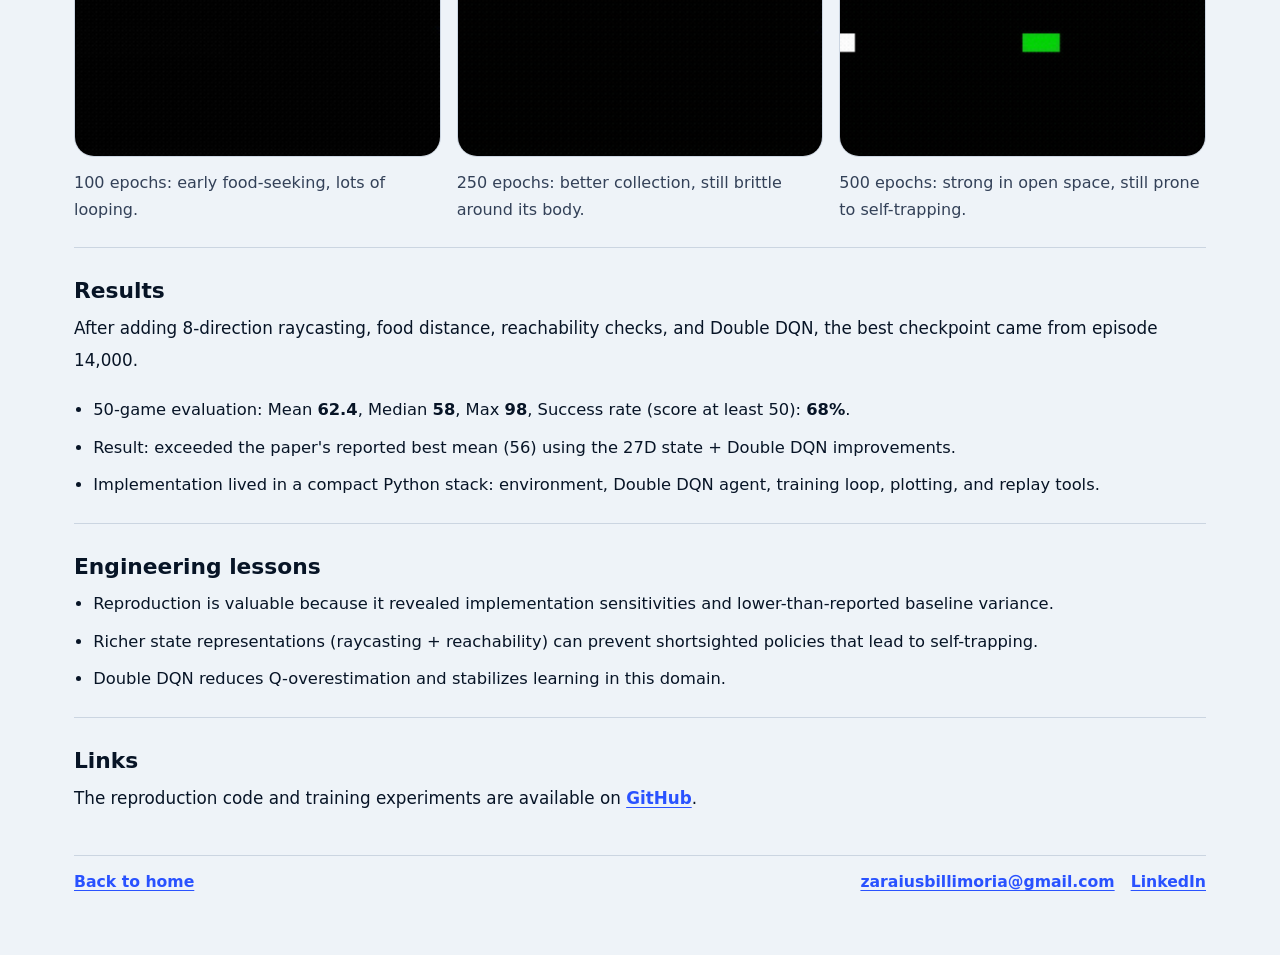
<file: rl_snake.html>
<!DOCTYPE html>
<html lang="en">
<head>
  <meta charset="UTF-8">
  <meta name="viewport" content="width=device-width, initial-scale=1.0">
  <title>RL Snake | Zaraius Bilimoria</title>
  <meta name="description" content="A Deep Q-Learning Snake reproduction improved with a 27-dimensional state, raycasting, reachability checks, and Double DQN.">
  <meta name="author" content="Zaraius Bilimoria">
  <link rel="canonical" href="https://zaraius.github.io/rl_snake.html">
  <meta property="og:title" content="RL Snake | Deep Q-Learning Reproduction | Zaraius Bilimoria">
  <meta property="og:description" content="Reinforcement learning case study comparing a published Snake baseline with richer state representation and Double DQN training.">
  <meta property="og:type" content="article">
  <meta property="og:url" content="https://zaraius.github.io/rl_snake.html">
  <meta property="og:site_name" content="Zaraius Bilimoria">
  <meta property="og:image" content="https://zaraius.github.io/media/snake_demo.gif">
  <meta property="og:image:alt" content="Animated Snake reinforcement-learning agent navigating toward food and reaching a score of 98">
  <meta property="og:image:type" content="image/gif">
  <meta property="og:image:width" content="204">
  <meta property="og:image:height" content="198">
  <meta name="twitter:card" content="summary_large_image">
  <meta name="twitter:image" content="https://zaraius.github.io/media/snake_demo.gif">
  <meta name="twitter:image:alt" content="Animated Snake reinforcement-learning agent navigating toward food and reaching a score of 98">
  <link rel="stylesheet" href="style.css">
  <script src="scripts/media-links.js" defer></script>
</head>
<body>
  <header class="header">
    <nav class="navbar page">
      <a class="brand" href="index.html">Zaraius</a>
      <div class="nav-links">
        <a href="index.html">Home</a>
        <a href="index.html#work-experience">Work Experience</a>
        <a href="index.html#projects">Projects</a>
        <a href="media/ZaraiusBilimoria%20Resume.pdf" target="_blank" rel="noopener">Resume</a>
      </div>
    </nav>
  </header>

  <main class="page">
    <section class="detail-hero">
      <p class="eyebrow">Reinforcement Learning Project</p>
      <h1>RL Snake</h1>
      <p class="lead">I reproduced a published Deep Q-Learning Snake agent, then improved the state representation and learning algorithm.</p>

      <figure class="media-figure">
        <img src="media/snake_demo.gif" alt="Animated Snake reinforcement-learning agent navigating toward food and reaching a score of 98" width="204" height="198" loading="eager">
        <figcaption>Demo of the snake agent reaching a score of 98.</figcaption>
      </figure>

      <p class="story-meta">Role: implemented the environment, Double DQN agent, training loop, logging, and evaluation pipeline.</p>
    </section>

    <section class="story-section">
      <h2>Project summary</h2>
      <p>I reproduced Sebastianelli et al.'s <a href="https://ieeexplore.ieee.org/document/9480232" target="_blank" rel="noopener">DQN-based Snake paper</a>, found where the baseline struggled in practice, and then deliberately moved beyond the paper with a richer 27-dimensional state and Double DQN training.</p>
    </section>

    <section class="story-section">
      <h2>Key technical contributions</h2>
      <ul>
        <li>Reproduction of baseline (11D state) to validate original results and uncover failure modes (looping, self-trapping).</li>
        <li>Expanded state from ~11D to <strong>27D</strong> including 8 directional raycasts (16 dims), 3 food-position dims, 4 one-hot heading dims, and 4 reachability/safety dims computed via bounded BFS.</li>
        <li>Upgraded learning to <strong>Double DQN</strong> with a separate target network, hard updates every 500 steps, replay buffer, and decaying epsilon schedule.</li>
        <li>Network architecture: 3 hidden layers x 512 units; outputs: 3 Q-values (straight, left, right).</li>
      </ul>
    </section>

    <section class="story-section">
      <h2>Baseline reproduction</h2>
      <p>The original state representation used 11 binary-style inputs: immediate danger, food direction, and current movement direction. It was enough to learn basic food-seeking, but it did not let the agent reason about its own body, distant walls, or whether a move would trap it later.</p>
      <figure class="media-figure compact-media">
        <img src="media/rl_snake_11_binary_values.png" alt="Diagram of the original 11-value Snake state representation, including danger, food direction, and movement direction" width="364" height="285" loading="lazy">
        <figcaption>Eleven input values originally suggested by the paper.</figcaption>
      </figure>
    </section>

    <section class="story-section">
      <h2>The training journey</h2>
      <p>The baseline got visibly better over time, but its weakness stayed the same: as the snake grew, it would loop, corner itself, or take moves that looked good one step ahead and were fatal a few steps later. That is where I stopped strictly following the paper and expanded the state with raycasting and bounded BFS reachability.</p>
      <div class="media-triptych">
        <figure class="media-figure">
          <img src="media/original_100epoch.gif" alt="Animated baseline Snake agent after 100 training epochs, showing early food-seeking and looping" width="196" height="198" loading="lazy">
          <figcaption>100 epochs: early food-seeking, lots of looping.</figcaption>
        </figure>
        <figure class="media-figure">
          <img src="media/original_250epoch.gif" alt="Animated baseline Snake agent after 250 training epochs, collecting food while remaining brittle around its body" width="196" height="198" loading="lazy">
          <figcaption>250 epochs: better collection, still brittle around its body.</figcaption>
        </figure>
        <figure class="media-figure">
          <img src="media/original_500epoch.gif" alt="Animated baseline Snake agent after 500 training epochs, performing well in open space but still self-trapping" width="196" height="198" loading="lazy">
          <figcaption>500 epochs: strong in open space, still prone to self-trapping.</figcaption>
        </figure>
      </div>
    </section>

    <section class="story-section">
      <h2>Results</h2>
      <p>After adding 8-direction raycasting, food distance, reachability checks, and Double DQN, the best checkpoint came from episode 14,000.</p>
      <ul>
        <li>50-game evaluation: Mean <strong>62.4</strong>, Median <strong>58</strong>, Max <strong>98</strong>, Success rate (score at least 50): <strong>68%</strong>.</li>
        <li>Result: exceeded the paper's reported best mean (56) using the 27D state + Double DQN improvements.</li>
        <li>Implementation lived in a compact Python stack: environment, Double DQN agent, training loop, plotting, and replay tools.</li>
      </ul>
    </section>

    <section class="story-section">
      <h2>Engineering lessons</h2>
      <ul>
        <li>Reproduction is valuable because it revealed implementation sensitivities and lower-than-reported baseline variance.</li>
        <li>Richer state representations (raycasting + reachability) can prevent shortsighted policies that lead to self-trapping.</li>
        <li>Double DQN reduces Q-overestimation and stabilizes learning in this domain.</li>
      </ul>
    </section>

    <section class="story-section">
      <h2>Links</h2>
      <p>The reproduction code and training experiments are available on <a href="https://github.com/olincollege/scicomp-p3-RL-snake" target="_blank" rel="noopener">GitHub</a>.</p>
    </section>

    <footer class="footer footer-contact">
      <a href="index.html">Back to home</a>
      <span class="footer-links">
        <a href="mailto:zaraiusbillimoria@gmail.com" target="_blank" rel="noopener noreferrer">zaraiusbillimoria@gmail.com</a>
        <a href="https://www.linkedin.com/in/zaraius-bilimoria" target="_blank" rel="noopener noreferrer">LinkedIn</a>  
      </span>
    </footer>
  </main>
</body>
</html>
</file>
<file: style.css>
:root {
  color-scheme: light;
  --bg: #eef3f8;
  --surface: #ffffff;
  --surface-2: #f6f8fb;
  --surface-3: #e4edf7;
  --text: #071426;
  --muted: #334158;
  --accent: #2952ff;
  --accent-soft: #d4c7a4;
  --border: #cbd5e1;
  --shadow: 0 14px 32px rgba(8, 20, 44, 0.12);
}
* { box-sizing: border-box; }
html { scroll-behavior: smooth; font-size: 16px; }
body {
  margin: 0;
  min-height: 100vh;
  overflow-x: hidden;
  font-family: Inter, ui-sans-serif, system-ui, -apple-system, BlinkMacSystemFont, sans-serif;
  background: var(--bg);
  color: var(--text);
  font-size: 1rem;
}
a { color: inherit; text-decoration: none; }
img { max-width: 100%; display: block; height: auto; }
main,
.page,
.hero-copy,
.detail-hero,
.story-section,
.media-figure,
.media-pair,
.media-triptych { min-width: 0; }
.story-section p a,
.story-section li a,
.detail-hero p a,
.page-intro a,
.footer a {
  color: var(--accent);
  font-weight: 600;
  text-decoration: underline;
  text-decoration-thickness: 0.08em;
  text-underline-offset: 0.2em;
}
.story-section p a:hover,
.story-section li a:hover,
.detail-hero p a:hover,
.page-intro a:hover,
.footer a:hover {
  text-decoration-thickness: 0.12em;
}
.media-raw-link,
.media-raw-link img,
.media-raw-link video,
video.media-raw-link { display: block; cursor: default; }
.page { width: 100%; max-width: 1180px; margin: 0 auto; padding: 94px 24px 48px; }
.home-page { padding-top: 0; }
.header { position: sticky; top: 0; z-index: 10; background: rgba(255, 255, 255, 0.96); border-bottom: 1px solid var(--border); }
.navbar { display: flex; align-items: center; justify-content: space-between; gap: 16px; padding: 18px 0; }
.brand { font-size: 1rem; font-weight: 700; letter-spacing: 0.08em; text-transform: uppercase; color: var(--accent); }
.nav-links { display: flex; flex-wrap: wrap; gap: 18px; font-size: 0.95rem; }
.nav-links a { color: var(--text); transition: color 0.2s ease; }
.nav-links a:hover { color: var(--accent); }
.nav-links a:focus-visible,
.brand:focus-visible,
.footer a:focus-visible,
.story-section a:focus-visible,
.detail-hero a:focus-visible {
  outline: 3px solid var(--accent);
  outline-offset: 4px;
  border-radius: 3px;
}
.hero {
  position: relative;
  display: grid;
  gap: clamp(38px, 7vw, 86px);
  align-items: center;
  grid-template-columns: minmax(0, 1fr) minmax(220px, 360px);
  padding: clamp(56px, 8vw, 108px) 0 clamp(58px, 8vw, 96px);
  border-bottom: 1px solid var(--border);
}
.hero::before {
  content: "";
  position: absolute;
  inset: 18px 0 auto;
  height: 280px;
  background-image:
    linear-gradient(rgba(41, 82, 255, 0.08) 1px, transparent 1px),
    linear-gradient(90deg, rgba(41, 82, 255, 0.08) 1px, transparent 1px);
  background-size: 38px 38px;
  mask-image: linear-gradient(90deg, transparent, black 18%, black 68%, transparent);
  opacity: 0.55;
  pointer-events: none;
}
.hero-copy { position: relative; z-index: 1; max-width: 760px; }
.hero h1 { margin: 0 0 22px; font-size: clamp(3.4rem, 8vw, 7.2rem); line-height: 0.95; font-weight: 760; }
.hero p { max-width: 68ch; color: var(--muted); line-height: 1.85; font-size: 1rem; }
.hero .hero-lead {
  max-width: 58ch;
  padding: 14px 0 14px 20px;
  border-left: 3px solid var(--accent);
  color: #153f9f;
  line-height: 1.65;
  font-size: clamp(1.18rem, 1.55vw, 1.42rem);
  font-weight: 600;
}
.hero p + p { margin-top: 14px; }
.hero-actions { display: flex; flex-wrap: wrap; gap: 12px; align-items: center; margin-top: 28px; }
.hero-link { display: inline-flex; align-items: center; justify-content: center; min-height: 42px; padding: 10px 0; color: var(--text); font-weight: 700; text-decoration: underline; text-decoration-thickness: 0.08em; text-underline-offset: 0.28em; }
.hero-link-primary { padding: 10px 18px; border: 1px solid var(--text); border-radius: 999px; background: var(--text); color: white; text-decoration: none; transition: transform 0.2s ease, background 0.2s ease; }
.hero-link-primary:hover { transform: translateY(-1px); background: var(--accent); }
.hero-portrait { position: relative; z-index: 1; width: min(100%, 340px); margin: 0; justify-self: end; }
.hero-portrait::before {
  content: "";
  position: absolute;
  inset: 18px -18px -18px 18px;
  border: 1px solid rgba(41, 82, 255, 0.26);
  border-radius: 28px;
  background: linear-gradient(135deg, rgba(41, 82, 255, 0.08), rgba(255, 255, 255, 0.1));
}
.hero-portrait img {
  position: relative;
  z-index: 1;
  width: 100%;
  aspect-ratio: 385 / 586;
  height: auto;
  object-fit: cover;
  border: 1px solid var(--border);
  border-radius: 28px;
  background: var(--accent-soft);
  box-shadow: 0 24px 60px rgba(8, 20, 44, 0.16);
}
.section { padding: 20px 0 0; }
.section + .section { padding-top: 48px; }
.section h2 { margin: 0 0 18px; font-size: clamp(1.8rem, 2vw, 2.4rem); }
.grid { display: grid; gap: 18px; grid-template-columns: repeat(auto-fit, minmax(240px, 1fr)); }
.card {
  --card-bg-image: linear-gradient(135deg, #eef3f8, #ffffff);
  --card-gradient: linear-gradient(160deg, rgba(255, 255, 255, 0.68) 0%, rgba(255, 255, 255, 0.18) 45%, rgba(7, 20, 38, 0.48) 100%);
  --card-position: center;
  display: block;
  position: relative;
  border-radius: 24px;
  overflow: hidden;
  min-height: 260px;
  background: var(--surface);
  border: 1px solid var(--border);
  box-shadow: var(--shadow);
  transition: transform 0.25s ease, border-color 0.25s ease;
}
.card:hover { transform: translateY(-3px); border-color: var(--accent); }
.card:focus-visible {
  outline: 3px solid var(--accent);
  outline-offset: 4px;
}
.card:focus-visible .card-overlay { opacity: 1; }
.card-image {
  position: relative;
  width: 100%;
  height: 100%;
  display: grid;
  place-items: end start;
  padding: 24px;
  background-color: var(--surface-2);
  background-image: var(--card-gradient), var(--card-bg-image);
  background-size: cover, cover;
  background-position: center, var(--card-position);
}
.card-overlay { position: absolute; inset: 0; display: grid; place-items: center; padding: 24px; background: linear-gradient(180deg, rgba(7, 20, 38, 0.82), rgba(7, 20, 38, 0.94)); opacity: 0; transition: opacity 0.25s ease; text-align: center; }
.card:hover .card-overlay { opacity: 1; }
.card-title { margin: 0 0 10px; font-size: 1.15rem; color: white; }
.card-text { margin: 0; color: #d7e0f1; line-height: 1.6; }
.card-image span {
  position: relative;
  z-index: 1;
  padding: 7px 10px;
  border: 1px solid rgba(255, 255, 255, 0.62);
  border-radius: 8px;
  background: rgba(255, 255, 255, 0.82);
  color: var(--text);
  font-size: 0.82rem;
  font-weight: 700;
  letter-spacing: 0.04em;
  text-transform: uppercase;
}
.cta-row { display: flex; flex-wrap: wrap; gap: 12px; margin-top: 24px; }
.button { display: inline-flex; align-items: center; justify-content: center; gap: 10px; border-radius: 999px; padding: 12px 20px; border: 1px solid transparent; background: var(--accent); color: white; font-weight: 600; transition: transform 0.2s ease, filter 0.2s ease; }
.button:hover { transform: translateY(-1px); filter: brightness(1.05); }
.page-intro { max-width: 58ch; color: var(--muted); }
.detail-hero { padding: 0 0 30px; margin-bottom: 24px; }
.detail-hero h1 { margin: 0 0 10px; font-size: clamp(2rem, 2.5vw, 3rem); }
.detail-hero p { margin: 0; color: var(--muted); line-height: 1.8; }
.eyebrow { color: var(--accent); text-transform: uppercase; letter-spacing: 0.32em; font-size: 0.78rem; font-weight: 700; margin-bottom: 10px !important; }
.lead { color: var(--muted); font-size: 1.2rem; line-height: 1.8; }
.pill { display: inline-flex; align-items: center; padding: 8px 12px; margin-top: 12px; margin-right: 8px; border-radius: 999px; border: 1px solid var(--border); background: var(--surface-2); color: var(--text); font-size: 0.86rem; }
.story-section { padding: 26px 0 0; }
.story-section + .story-section { border-top: 1px solid var(--border); margin-top: 24px; padding-top: 30px; }
.story-section h2 { margin: 0 0 10px; font-size: clamp(1.3rem, 1.7vw, 1.8rem); }
.story-section h3 { margin: 18px 0 8px; font-size: 1.08rem; }
.story-section p { margin: 0 0 18px; color: var(--text); line-height: 1.9; font-size: 1.05rem; }
.story-section ul { margin: 4px 0 18px; padding-left: 1.2rem; color: var(--text); line-height: 1.8; font-size: 1.02rem; list-style: disc; }
.story-section li + li { margin-top: 8px; }
.story-section code { color: var(--text); background: var(--surface-3); border: 1px solid var(--border); border-radius: 6px; padding: 0.08em 0.32em; font-size: 0.92em; }
.detail-hero code { color: var(--text); background: var(--surface-3); border: 1px solid var(--border); border-radius: 6px; padding: 0.08em 0.32em; font-size: 0.92em; }
.story-meta { color: var(--muted); font-size: 1.02rem; line-height: 1.8; }
.code-block {
  margin: 18px 0;
  padding: 18px;
  overflow-x: auto;
  border: 1px solid var(--border);
  border-radius: 14px;
  background: var(--surface-2);
  color: var(--text);
  font-size: 0.95rem;
  line-height: 1.7;
}
.story-callout {
  margin: 18px 0;
  padding: 18px 0;
  border-top: 1px solid var(--border);
  border-bottom: 1px solid var(--border);
  background: transparent;
}
.story-callout p { margin-bottom: 0; color: var(--muted); font-size: 1rem; }
.minimal-list { margin-top: 18px; border-top: 1px solid var(--border); }
.minimal-row {
  display: grid;
  gap: 10px;
  grid-template-columns: minmax(180px, 0.34fr) minmax(0, 1fr);
  padding: 16px 0;
  border-bottom: 1px solid var(--border);
}
.minimal-row strong { color: var(--text); }
.minimal-row p { margin: 0; color: var(--muted); font-size: 1rem; line-height: 1.75; }
.insight-grid { display: grid; margin-top: 16px; border-top: 1px solid var(--border); }
.insight-card { padding: 16px 0; border-bottom: 1px solid var(--border); background: transparent; }
.insight-card p { margin: 8px 0 0; color: var(--muted); font-size: 0.98rem; line-height: 1.7; }
.pipeline-grid { display: grid; gap: 18px; grid-template-columns: repeat(auto-fit, minmax(260px, 1fr)); margin-top: 18px; }
.pipeline-grid-compact { max-width: 620px; }
.pipeline-card { padding: 20px; border: 1px solid var(--border); border-radius: 16px; background: var(--surface); }
.pipeline-card h3 { margin-top: 0; color: var(--accent); text-transform: uppercase; letter-spacing: 0.16em; font-size: 0.82rem; }
.pipeline-flow { display: grid; gap: 10px; margin-top: 16px; }
.pipeline-node { padding: 12px 14px; border: 1px solid var(--border); border-radius: 12px; background: var(--surface-2); font-weight: 550; }
.pipeline-node span { display: block; margin-top: 4px; color: var(--muted); font-weight: 500; font-size: 0.92rem; }
.pipeline-link { color: var(--muted); font-size: 0.9rem; text-transform: uppercase; letter-spacing: 0.12em; }
.pipeline-link::after { content: " ↓"; color: var(--accent); font-weight: 700; }
.pipeline-card-slim { max-width: 560px; padding: 8px 0; border: 0; border-top: 1px solid var(--border); border-bottom: 1px solid var(--border); border-radius: 0; background: transparent; }
.pipeline-card-slim .pipeline-flow { gap: 8px; margin-top: 0; }
.pipeline-card-slim .pipeline-node { padding: 10px 0; border: 0; border-radius: 0; background: transparent; font-weight: 500; }
.pipeline-card-slim .pipeline-link { font-size: 0.78rem; letter-spacing: 0.14em; }
.placeholder-media {
  min-height: 320px;
  display: grid;
  place-items: center;
  padding: 24px;
  border: 1px dashed var(--border);
  border-radius: 20px;
  background: var(--surface-2);
  color: var(--muted);
  text-align: center;
  font-weight: 600;
}
.media-figure { margin: 20px 0 18px; }
.media-figure img,
.media-figure video {
 width: 100%;
 border-radius: 20px;
 border: 1px solid var(--border);
 background: var(--surface-2);
}
.social-critic-figure {
 display: block;
 width: min(100%, 760px);
 margin: 0 auto;
}
.hero-image { max-width: 360px; width: 100%; border-radius: 12px; border: 1px solid var(--border); background: var(--surface-2); display: block; margin-top: 14px; }
.media-pair { display: flex; gap: 16px; align-items: stretch; margin-top: 14px; }
.media-pair .pair-item { flex: 1; min-width: 0; }
.comparison-grid { display: grid; grid-template-columns: repeat(2, minmax(0, 1fr)); gap: 32px; align-items: start; }
.diagram-panel {
  padding: 16px;
  border: 1px solid var(--border);
  border-radius: 18px;
  background: var(--surface);
  box-shadow: 0 12px 28px rgba(8, 20, 44, 0.08);
}
/* .neato-hero-media {
  width: min(100vw - 48px, 1280px);
  margin-left: 50%;
  transform: translateX(-50%);
} */
.media-pair img,
.media-pair video { width: 100%; border-radius: 14px; border: 1px solid var(--border); background: var(--surface-2); }
.diagram-panel img { border-radius: 10px; background: white; }
.media-pair img.cad-mount-image { width: 60%; margin-left: auto; margin-right: auto; }
.media-pair .pair-caption { margin-top: 8px; color: var(--muted); font-size: 0.95rem; }
.media-figure figcaption { margin-top: 12px; color: var(--muted); font-size: 1rem; line-height: 1.7; }
.portrait-media { max-width: 520px; margin-left: auto; margin-right: auto; }
.compact-media { max-width: 720px; margin-left: auto; margin-right: auto; }
.media-triptych { display: grid; gap: 16px; grid-template-columns: repeat(3, minmax(0, 1fr)); margin-top: 18px; }
.media-triptych .media-figure { margin: 0; }
.easter-egg { margin: 28px 0 0; color: var(--muted); font-size: 0.9rem; font-style: italic; }
.resume-frame {
 width: 100%;
 min-height: 720px;
 border: 1px solid var(--border);
 border-radius: 20px;
 background: var(--surface-2);
}
.footer { margin: 40px 0 16px; padding-top: 16px; border-top: 1px solid var(--border); color: var(--muted); font-size: 0.98rem; }
.footer-contact { display: flex; flex-wrap: wrap; gap: 10px 18px; align-items: center; justify-content: space-between; }
.footer-links { display: flex; flex-wrap: wrap; gap: 10px 16px; align-items: center; }
@media (max-width: 860px) {
  .hero { grid-template-columns: 1fr; }
  .hero-portrait { justify-self: start; width: min(100%, 320px); }
}
@media (max-width: 620px) {
  .navbar { flex-direction: column; align-items: flex-start; }
  .nav-links { width: 100%; justify-content: flex-start; gap: 10px 16px; font-size: 0.9rem; }
  .navbar.page { padding: 18px 0; }
  .page { padding: 56px 18px 40px; }
  .home-page { padding-top: 0; }
  .hero { width: 100%; gap: 30px; }
  .hero h1 { font-size: clamp(2rem, 9vw, 2.4rem); }
  .hero-copy { width: 100%; max-width: 100%; }
  .hero p { max-width: 100%; overflow-wrap: anywhere; word-break: normal; }
  .hero .hero-lead { width: 100%; max-width: 100%; font-size: 1.08rem; line-height: 1.6; overflow-wrap: anywhere; }
  .detail-hero .lead { max-width: 100%; font-size: 1.1rem; line-height: 1.6; overflow-wrap: anywhere; }
  .eyebrow { letter-spacing: 0.18em; line-height: 1.8; overflow-wrap: anywhere; }
  .neato-hero-media { width: 100%; margin-left: 0; transform: none; }
  .media-pair { flex-direction: column; }
  .media-triptych { grid-template-columns: 1fr; }
  .minimal-row { grid-template-columns: 1fr; }
  .comparison-grid { grid-template-columns: 1fr; gap: 12px; }
  .card-overlay { opacity: 1; }
}

@media (prefers-reduced-motion: reduce) {
  html { scroll-behavior: auto; }
  *, *::before, *::after {
    animation-duration: 0.01ms !important;
    animation-iteration-count: 1 !important;
    scroll-behavior: auto !important;
    transition-duration: 0.01ms !important;
  }
}
</file>
